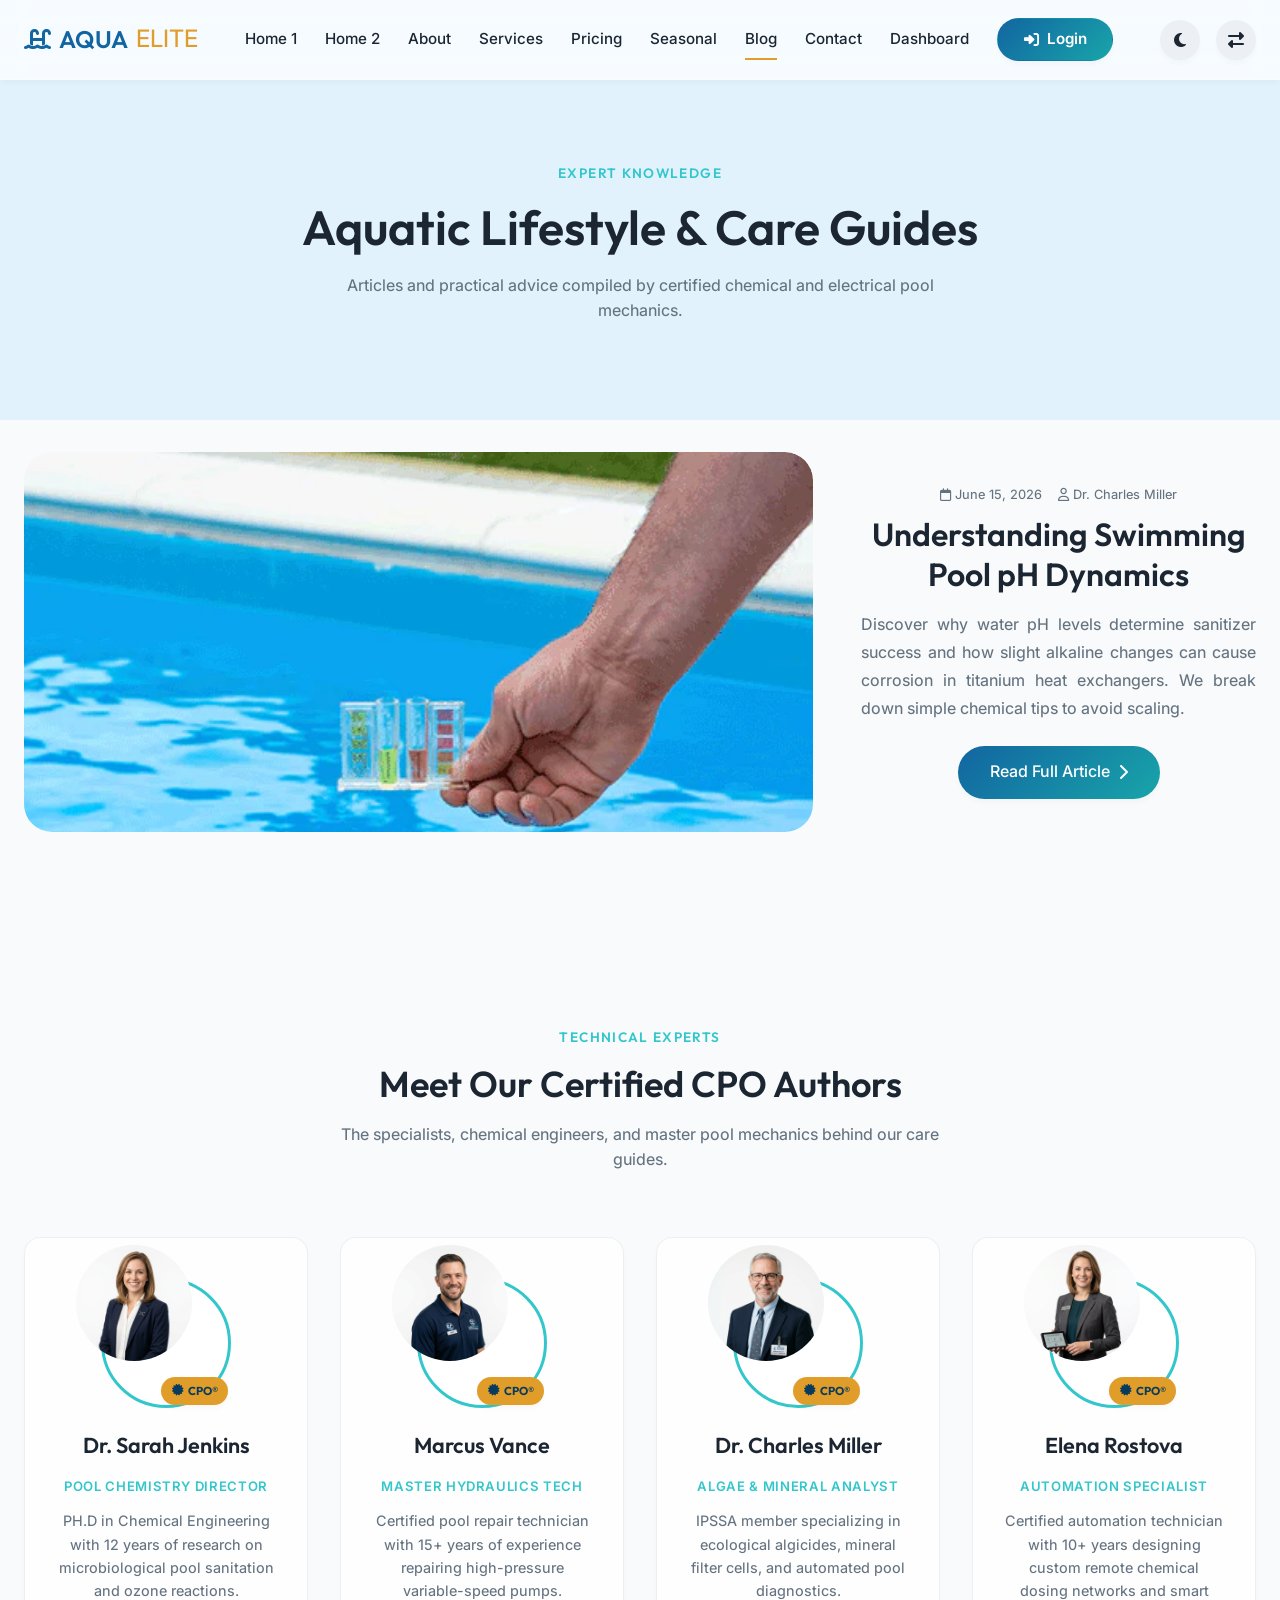
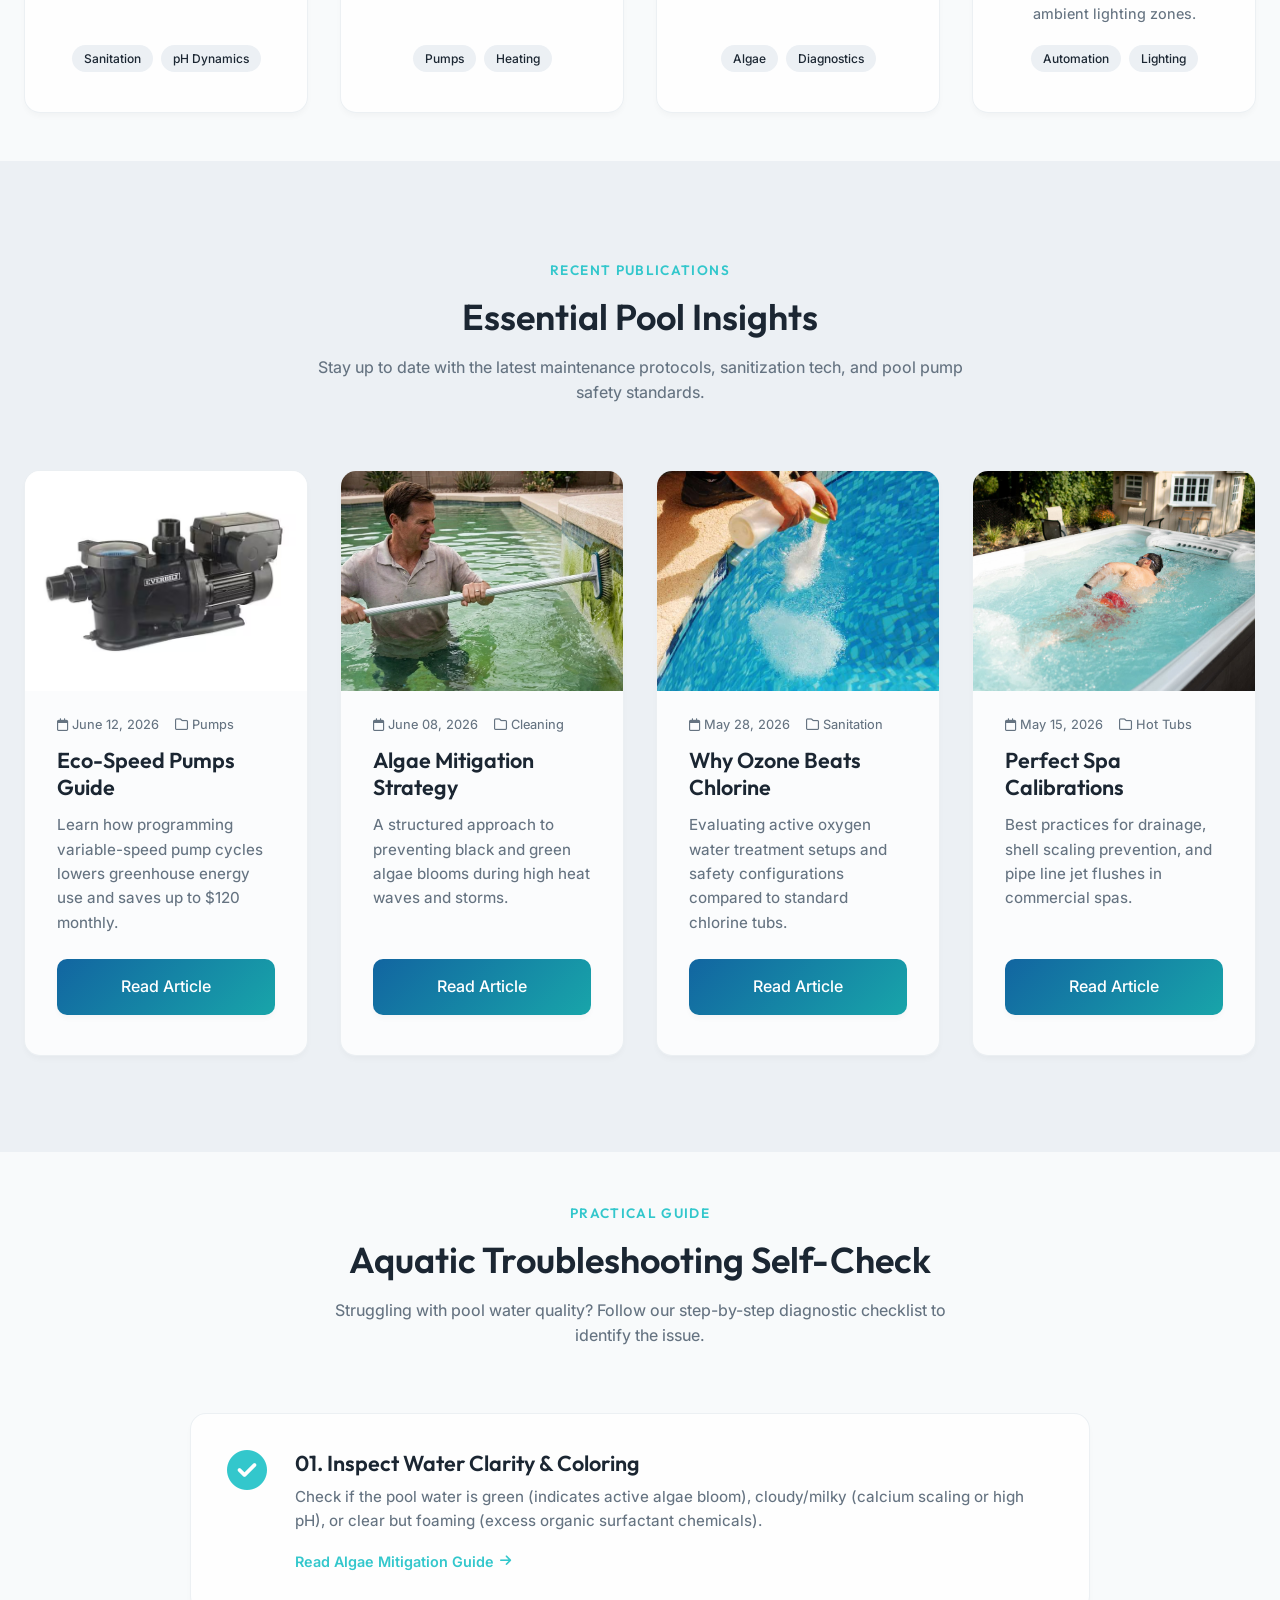
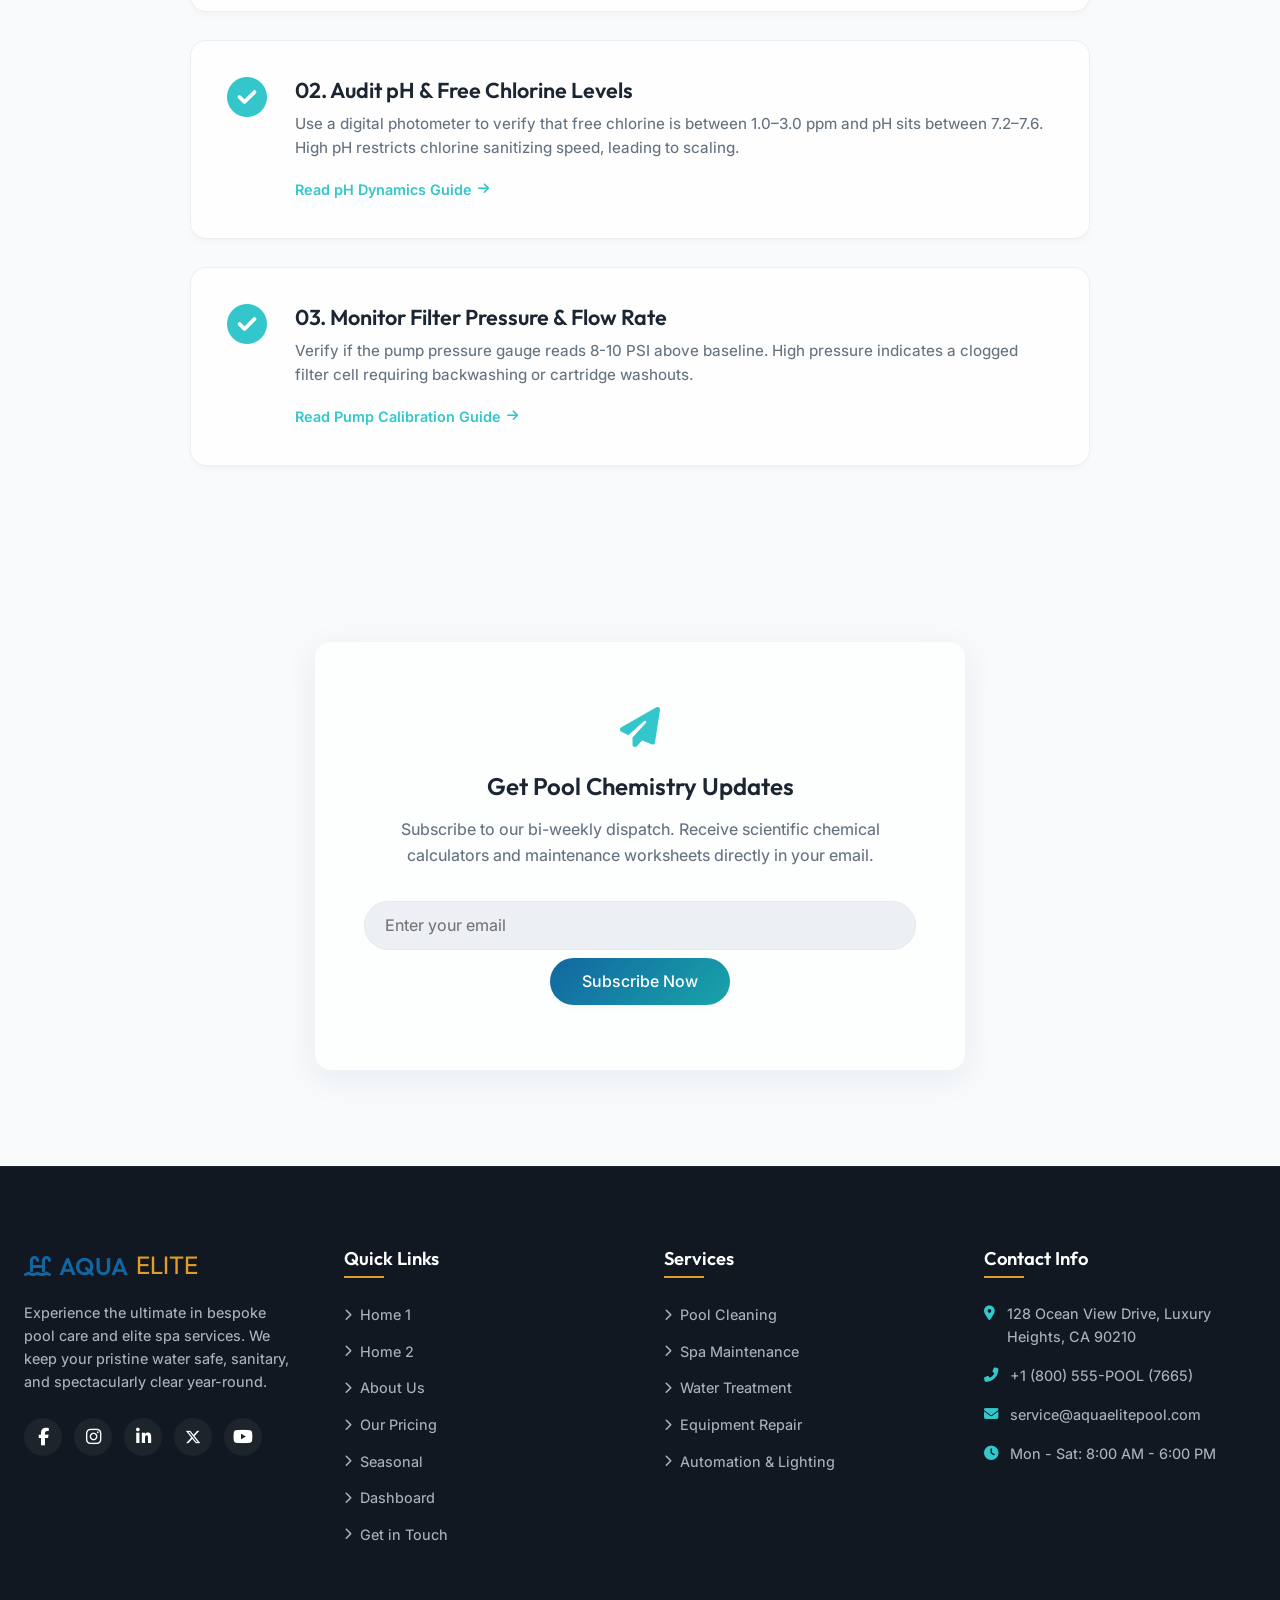
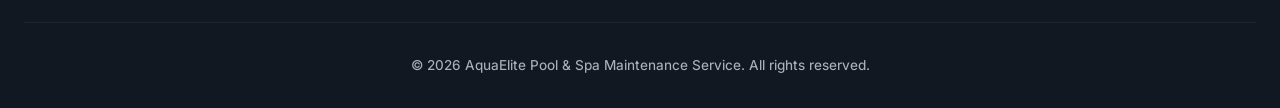
<file: blog.html>
<!DOCTYPE html>
<html lang="en" dir="ltr" data-theme="light">

<head>
  <meta charset="UTF-8">
  <meta name="viewport" content="width=device-width, initial-scale=1.0">
  <link rel="icon" type="image/svg+xml" href="assets/images/favicon.svg">
  <meta name="description"
    content="Pool Care Guides & Blog - AquaElite provides tips on water chemistry, automation, filter maintenance, and luxury spa care.">
  <title>Pool Care Blog - AquaElite Pool Care</title>

  <!-- CSS Stylesheets -->
  <link rel="stylesheet" href="https://cdnjs.cloudflare.com/ajax/libs/font-awesome/6.6.0/css/all.min.css">
  <link rel="stylesheet" href="assets/css/style.css">
</head>

<body>

  <!-- Sticky Header -->
  <header>
    <div class="container nav-container">
      <a href="index.html" class="logo">
        <i class="fas fa-swimming-pool"></i> AQUA<span>ELITE</span>
      </a>

      <nav class="nav-menu">
        <a href="index.html" class="nav-link">Home 1</a>
        <a href="home-2.html" class="nav-link">Home 2</a>
        <a href="about.html" class="nav-link">About</a>
        <a href="services.html" class="nav-link">Services</a>
        <a href="pricing.html" class="nav-link">Pricing</a>
        <a href="seasonal-packages.html" class="nav-link">Seasonal</a>
        <a href="blog.html" class="nav-link active">Blog</a>
        <a href="contact.html" class="nav-link">Contact</a>
        <a href="dashboard.html" class="nav-link">Dashboard</a>
        <a href="login.html" class="nav-link btn btn-secondary login-nav-btn"><i class="fas fa-sign-in-alt"></i>
          Login</a>

        <!-- Mobile/Tablet Toggle Buttons -->
        <div class="mobile-toggle-actions">
          <button class="toggle-btn theme-toggle" aria-label="Toggle Theme">
            <i class="fas fa-moon"></i>
          </button>
          <button class="toggle-btn rtl-toggle" aria-label="Toggle Layout Direction">
            <i class="fas fa-exchange-alt"></i>
          </button>
        </div>
      </nav>

      <div class="header-actions">
        <button class="toggle-btn theme-toggle" aria-label="Toggle Theme">
          <i class="fas fa-moon"></i>
        </button>
        <button class="toggle-btn rtl-toggle" aria-label="Toggle Layout Direction">
          <i class="fas fa-exchange-alt"></i>
        </button>
        <div class="hamburger">
          <span></span>
          <span></span>
          <span></span>
        </div>
      </div>
    </div>
  </header>

  <!-- Blog Hero -->
  <section class="section-padding"
    style="background-color: var(--hero-light-blue); padding-top: 10rem; padding-bottom: 6rem; transition: background-color var(--transition-normal);">
    <div class="container text-center">
      <span class="section-tag">Expert Knowledge</span>
      <h1 style="font-size: 3rem; margin-bottom: 1rem;">Aquatic Lifestyle & Care Guides</h1>
      <p style="max-width: 600px; margin: 0 auto;">Articles and practical advice compiled by certified chemical and
        electrical pool mechanics.</p>
    </div>
  </section>

  <!-- 1. Featured Articles -->
  <section class="section-padding" style="padding-top: 2rem;">
    <div class="container">
      <div class="split-layout" style="gap: 3rem; margin-bottom: 5rem;">
        <div class="split-image-container"
          style="max-height: 380px; overflow: hidden; border-radius: var(--border-radius-lg);">
          <img src="assets/images/Understanding Swimming Pool pH Dynamics.png"
            alt="Understanding Swimming Pool pH Dynamics" style="width: 100%; height: 100%; object-fit: cover;">
        </div>
        <div class="split-content">
          <div style="display: flex; gap: 1rem; font-size: 0.8rem; color: var(--text-muted); margin-bottom: 0.5rem;">
            <span><i class="far fa-calendar"></i> June 15, 2026</span>
            <span><i class="far fa-user"></i> Dr. Charles Miller</span>
          </div>
          <h2 style="font-size: 2rem; margin-bottom: 1rem;"><a
              href="blog-details.html?article=ph-dynamics">Understanding Swimming Pool pH Dynamics</a></h2>
          <p style="margin-bottom: 1.5rem;">Discover why water pH levels determine sanitizer success and how slight
            alkaline changes can cause corrosion in titanium heat exchangers. We break down simple chemical tips to
            avoid scaling.</p>
          <a href="blog-details.html?article=ph-dynamics" class="btn btn-primary">Read Full Article <i
              class="fas fa-chevron-right"></i></a>
        </div>
      </div>
    </div>
  </section>

  <!-- 2. Meet Our Certified CPO Authors -->
  <section class="section-padding" style="padding-top: 1rem; padding-bottom: 3rem;">
    <div class="container">
      <div class="section-header">
        <span class="section-tag">Technical Experts</span>
        <h2 class="section-title">Meet Our Certified CPO Authors</h2>
        <p>The specialists, chemical engineers, and master pool mechanics behind our care guides.</p>
      </div>
      <div class="grid-4">
        <!-- Author 1 -->
        <div class="premium-card author-card" style="text-align: center;">
          <div class="author-img-wrapper">
            <img src="assets/images/sarah_jenkins.png"
              alt="Dr. Sarah Jenkins">
            <span class="cpo-badge"><i class="fas fa-certificate"></i> CPO®</span>
          </div>
          <h3>Dr. Sarah Jenkins</h3>
          <span class="author-role">Pool Chemistry Director</span>
          <p style="font-size: 0.9rem; margin-top: 0.75rem; margin-bottom: 1.25rem;">PH.D in Chemical Engineering with
            12 years of research on microbiological pool sanitation and ozone reactions.</p>
          <div class="author-tags">
            <span class="auth-tag">Sanitation</span>
            <span class="auth-tag">pH Dynamics</span>
          </div>
        </div>
        <!-- Author 2 -->
        <div class="premium-card author-card" style="text-align: center;">
          <div class="author-img-wrapper">
            <img src="assets/images/marcus_vance.png"
              alt="Marcus Vance">
            <span class="cpo-badge"><i class="fas fa-certificate"></i> CPO®</span>
          </div>
          <h3>Marcus Vance</h3>
          <span class="author-role">Master Hydraulics Tech</span>
          <p style="font-size: 0.9rem; margin-top: 0.75rem; margin-bottom: 1.25rem;">Certified pool repair technician
            with 15+ years of experience repairing high-pressure variable-speed pumps.</p>
          <div class="author-tags">
            <span class="auth-tag">Pumps</span>
            <span class="auth-tag">Heating</span>
          </div>
        </div>
        <!-- Author 3 -->
        <div class="premium-card author-card" style="text-align: center;">
          <div class="author-img-wrapper">
            <img src="assets/images/charles_miller.png"
              alt="Dr. Charles Miller">
            <span class="cpo-badge"><i class="fas fa-certificate"></i> CPO®</span>
          </div>
          <h3>Dr. Charles Miller</h3>
          <span class="author-role">Algae & Mineral Analyst</span>
          <p style="font-size: 0.9rem; margin-top: 0.75rem; margin-bottom: 1.25rem;">IPSSA member specializing in
            ecological algicides, mineral filter cells, and automated pool diagnostics.</p>
          <div class="author-tags">
            <span class="auth-tag">Algae</span>
            <span class="auth-tag">Diagnostics</span>
          </div>
        </div>
        <!-- Author 4 -->
        <div class="premium-card author-card" style="text-align: center;">
          <div class="author-img-wrapper">
            <img src="assets/images/elena_rostova.png"
              alt="Elena Rostova">
            <span class="cpo-badge"><i class="fas fa-certificate"></i> CPO®</span>
          </div>
          <h3>Elena Rostova</h3>
          <span class="author-role">Automation Specialist</span>
          <p style="font-size: 0.9rem; margin-top: 0.75rem; margin-bottom: 1.25rem;">Certified automation technician
            with 10+ years designing custom remote chemical dosing networks and smart ambient lighting zones.</p>
          <div class="author-tags">
            <span class="auth-tag">Automation</span>
            <span class="auth-tag">Lighting</span>
          </div>
        </div>
      </div>
    </div>
  </section>

  <!-- 3. Pool Care Guides & Maintenance Insights (4 Cards Grid) -->
  <section class="section-padding"
    style="background: var(--bg-secondary); transition: background var(--transition-normal);">
    <div class="container">
      <div class="section-header">
        <span class="section-tag">Recent Publications</span>
        <h2 class="section-title">Essential Pool Insights</h2>
        <p>Stay up to date with the latest maintenance protocols, sanitization tech, and pool pump safety standards.</p>
      </div>

      <div class="grid-4">
        <!-- Card 1 -->
        <div class="premium-card blog-card">
          <img src="assets/images/Eco-Speed Pumps Guide.png" alt="Eco-Speed Pumps Guide">
          <div class="blog-meta">
            <span><i class="far fa-calendar"></i> June 12, 2026</span>
            <span><i class="far fa-folder"></i> Pumps</span>
          </div>
          <h3>Eco-Speed Pumps Guide</h3>
          <p>Learn how programming variable-speed pump cycles lowers greenhouse energy use and saves up to $120 monthly.
          </p>
          <a href="blog-details.html?article=pumps" class="btn btn-secondary card-action-btn" style="width: 100%;">Read
            Article</a>
        </div>

        <!-- Card 2 -->
        <div class="premium-card blog-card">
          <img src="assets/images/Algae Mitigation Strategy.png" alt="Algae Mitigation Strategy">
          <div class="blog-meta">
            <span><i class="far fa-calendar"></i> June 08, 2026</span>
            <span><i class="far fa-folder"></i> Cleaning</span>
          </div>
          <h3>Algae Mitigation Strategy</h3>
          <p>A structured approach to preventing black and green algae blooms during high heat waves and storms.</p>
          <a href="blog-details.html?article=algae" class="btn btn-secondary card-action-btn" style="width: 100%;">Read
            Article</a>
        </div>

        <!-- Card 3 -->
        <div class="premium-card blog-card">
          <img src="assets/images/Why Ozone Beats Chlorine.png" alt="Why Ozone Beats Chlorine">
          <div class="blog-meta">
            <span><i class="far fa-calendar"></i> May 28, 2026</span>
            <span><i class="far fa-folder"></i> Sanitation</span>
          </div>
          <h3>Why Ozone Beats Chlorine</h3>
          <p>Evaluating active oxygen water treatment setups and safety configurations compared to standard chlorine
            tubs.</p>
          <a href="blog-details.html?article=ozone" class="btn btn-secondary card-action-btn" style="width: 100%;">Read
            Article</a>
        </div>

        <!-- Card 4 -->
        <div class="premium-card blog-card">
          <img src="assets/images/Perfect Spa Calibrations.png" alt="Perfect Spa Calibrations">
          <div class="blog-meta">
            <span><i class="far fa-calendar"></i> May 15, 2026</span>
            <span><i class="far fa-folder"></i> Hot Tubs</span>
          </div>
          <h3>Perfect Spa Calibrations</h3>
          <p>Best practices for drainage, shell scaling prevention, and pipe line jet flushes in commercial spas.</p>
          <a href="blog-details.html?article=spa" class="btn btn-secondary card-action-btn" style="width: 100%;">Read
            Article</a>
        </div>
      </div>
    </div>
  </section>

  <!-- 4. Aquatic Troubleshooting Self-Check -->
  <section class="section-padding" style="padding-top: 3rem; padding-bottom: 5rem;">
    <div class="container">
      <div class="section-header">
        <span class="section-tag">Practical Guide</span>
        <h2 class="section-title">Aquatic Troubleshooting Self-Check</h2>
        <p>Struggling with pool water quality? Follow our step-by-step diagnostic checklist to identify the issue.</p>
      </div>
      <div class="checklist-container"
        style="max-width: 900px; margin: 0 auto; display: flex; flex-direction: column; gap: 1.75rem;">
        <!-- Step 1 -->
        <div class="checklist-item">
          <div class="check-icon"><i class="fas fa-check-circle"></i></div>
          <div class="check-content">
            <h3>01. Inspect Water Clarity & Coloring</h3>
            <p>Check if the pool water is green (indicates active algae bloom), cloudy/milky (calcium scaling or high
              pH), or clear but foaming (excess organic surfactant chemicals).</p>
            <a href="blog-details.html?article=algae" class="check-link">Read Algae Mitigation Guide <i
                class="fas fa-arrow-right"></i></a>
          </div>
        </div>
        <!-- Step 2 -->
        <div class="checklist-item">
          <div class="check-icon"><i class="fas fa-check-circle"></i></div>
          <div class="check-content">
            <h3>02. Audit pH & Free Chlorine Levels</h3>
            <p>Use a digital photometer to verify that free chlorine is between 1.0–3.0 ppm and pH sits between 7.2–7.6.
              High pH restricts chlorine sanitizing speed, leading to scaling.</p>
            <a href="blog-details.html?article=ph-dynamics" class="check-link">Read pH Dynamics Guide <i
                class="fas fa-arrow-right"></i></a>
          </div>
        </div>
        <!-- Step 3 -->
        <div class="checklist-item">
          <div class="check-icon"><i class="fas fa-check-circle"></i></div>
          <div class="check-content">
            <h3>03. Monitor Filter Pressure & Flow Rate</h3>
            <p>Verify if the pump pressure gauge reads 8-10 PSI above baseline. High pressure indicates a clogged filter
              cell requiring backwashing or cartridge washouts.</p>
            <a href="blog-details.html?article=pumps" class="check-link">Read Pump Calibration Guide <i
                class="fas fa-arrow-right"></i></a>
          </div>
        </div>
      </div>
    </div>
  </section>

  <!-- 5. Newsletter Subscription -->
  <section class="section-padding">
    <div class="container text-center">
      <div class="glass-panel" style="max-width: 650px; margin: 0 auto; padding: 4rem 3rem;">
        <i class="fas fa-paper-plane"
          style="font-size: 2.5rem; color: var(--secondary-light); margin-bottom: 1.5rem;"></i>
        <h2>Get Pool Chemistry Updates</h2>
        <p style="margin: 1rem 0 2rem;">Subscribe to our bi-weekly dispatch. Receive scientific chemical calculators and
          maintenance worksheets directly in your email.</p>

        <form class="validated-form" style="display: flex; gap: 0.5rem; flex-wrap: wrap; justify-content: center;">
          <input type="email" class="form-control" placeholder="Enter your email" required
            style="flex-grow: 1; border-radius: 30px;">
          <button type="submit" class="btn btn-primary">Subscribe Now</button>
          <span class="error-msg" style="width: 100%; text-align: center;">Enter a valid email address.</span>
        </form>
      </div>
    </div>
  </section>

  <!-- Footer (SAME ACROSS ALL PAGES) -->
  <footer>
    <div class="container">
      <div class="footer-grid">
        <div class="footer-brand">
          <a href="index.html" class="logo">
            <i class="fas fa-swimming-pool"></i> AQUA<span>ELITE</span>
          </a>
          <p>Experience the ultimate in bespoke pool care and elite spa services. We keep your pristine water safe,
            sanitary, and spectacularly clear year-round.</p>
          <div class="social-links">
            <a href="#" class="social-icon" aria-label="Facebook"><i class="fab fa-facebook-f"></i></a>
            <a href="#" class="social-icon" aria-label="Instagram"><i class="fab fa-instagram"></i></a>
            <a href="#" class="social-icon" aria-label="LinkedIn"><i class="fab fa-linkedin-in"></i></a>
            <a href="#" class="social-icon" aria-label="X"><i class="fab fa-x-twitter"></i></a>
            <a href="#" class="social-icon" aria-label="YouTube"><i class="fab fa-youtube"></i></a>
          </div>
        </div>

        <div class="footer-links">
          <h4>Quick Links</h4>
          <ul>
            <li><a href="index.html"><i class="fas fa-chevron-right"></i> Home 1</a></li>
            <li><a href="home-2.html"><i class="fas fa-chevron-right"></i> Home 2</a></li>
            <li><a href="about.html"><i class="fas fa-chevron-right"></i> About Us</a></li>
            <li><a href="pricing.html"><i class="fas fa-chevron-right"></i> Our Pricing</a></li>
            <li><a href="seasonal-packages.html"><i class="fas fa-chevron-right"></i> Seasonal</a></li>
            <li><a href="dashboard.html"><i class="fas fa-chevron-right"></i> Dashboard</a></li>
            <li><a href="contact.html"><i class="fas fa-chevron-right"></i> Get in Touch</a></li>
          </ul>
        </div>

        <div class="footer-links">
          <h4>Services</h4>
          <ul>
            <li><a href="services-details.html"><i class="fas fa-chevron-right"></i> Pool Cleaning</a></li>
            <li><a href="services-details.html"><i class="fas fa-chevron-right"></i> Spa Maintenance</a></li>
            <li><a href="services-details.html"><i class="fas fa-chevron-right"></i> Water Treatment</a></li>
            <li><a href="services-details.html"><i class="fas fa-chevron-right"></i> Equipment Repair</a></li>
            <li><a href="services-details.html"><i class="fas fa-chevron-right"></i> Automation & Lighting</a></li>
          </ul>
        </div>

        <div class="footer-contact">
          <h4>Contact Info</h4>
          <ul class="contact-info-list">
            <li>
              <i class="fas fa-map-marker-alt"></i>
              <span>128 Ocean View Drive, Luxury Heights, CA 90210</span>
            </li>
            <li>
              <i class="fas fa-phone-alt"></i>
              <span>+1 (800) 555-POOL (7665)</span>
            </li>
            <li>
              <i class="fas fa-envelope"></i>
              <span>service@aquaelitepool.com</span>
            </li>
            <li>
              <i class="fas fa-clock"></i>
              <span>Mon - Sat: 8:00 AM - 6:00 PM</span>
            </li>
          </ul>
        </div>
      </div>

      <div class="footer-bottom">
        <p>&copy; 2026 AquaElite Pool & Spa Maintenance Service. All rights reserved.</p>
      </div>
    </div>
  </footer>

  <!-- Scroll to Top -->
  <button id="scrollTopBtn" aria-label="Scroll to top"><i class="fas fa-chevron-up"></i></button>

  <!-- JavaScript Bundle -->
  <script src="assets/js/main.js"></script>
</body>

</html>
</file>
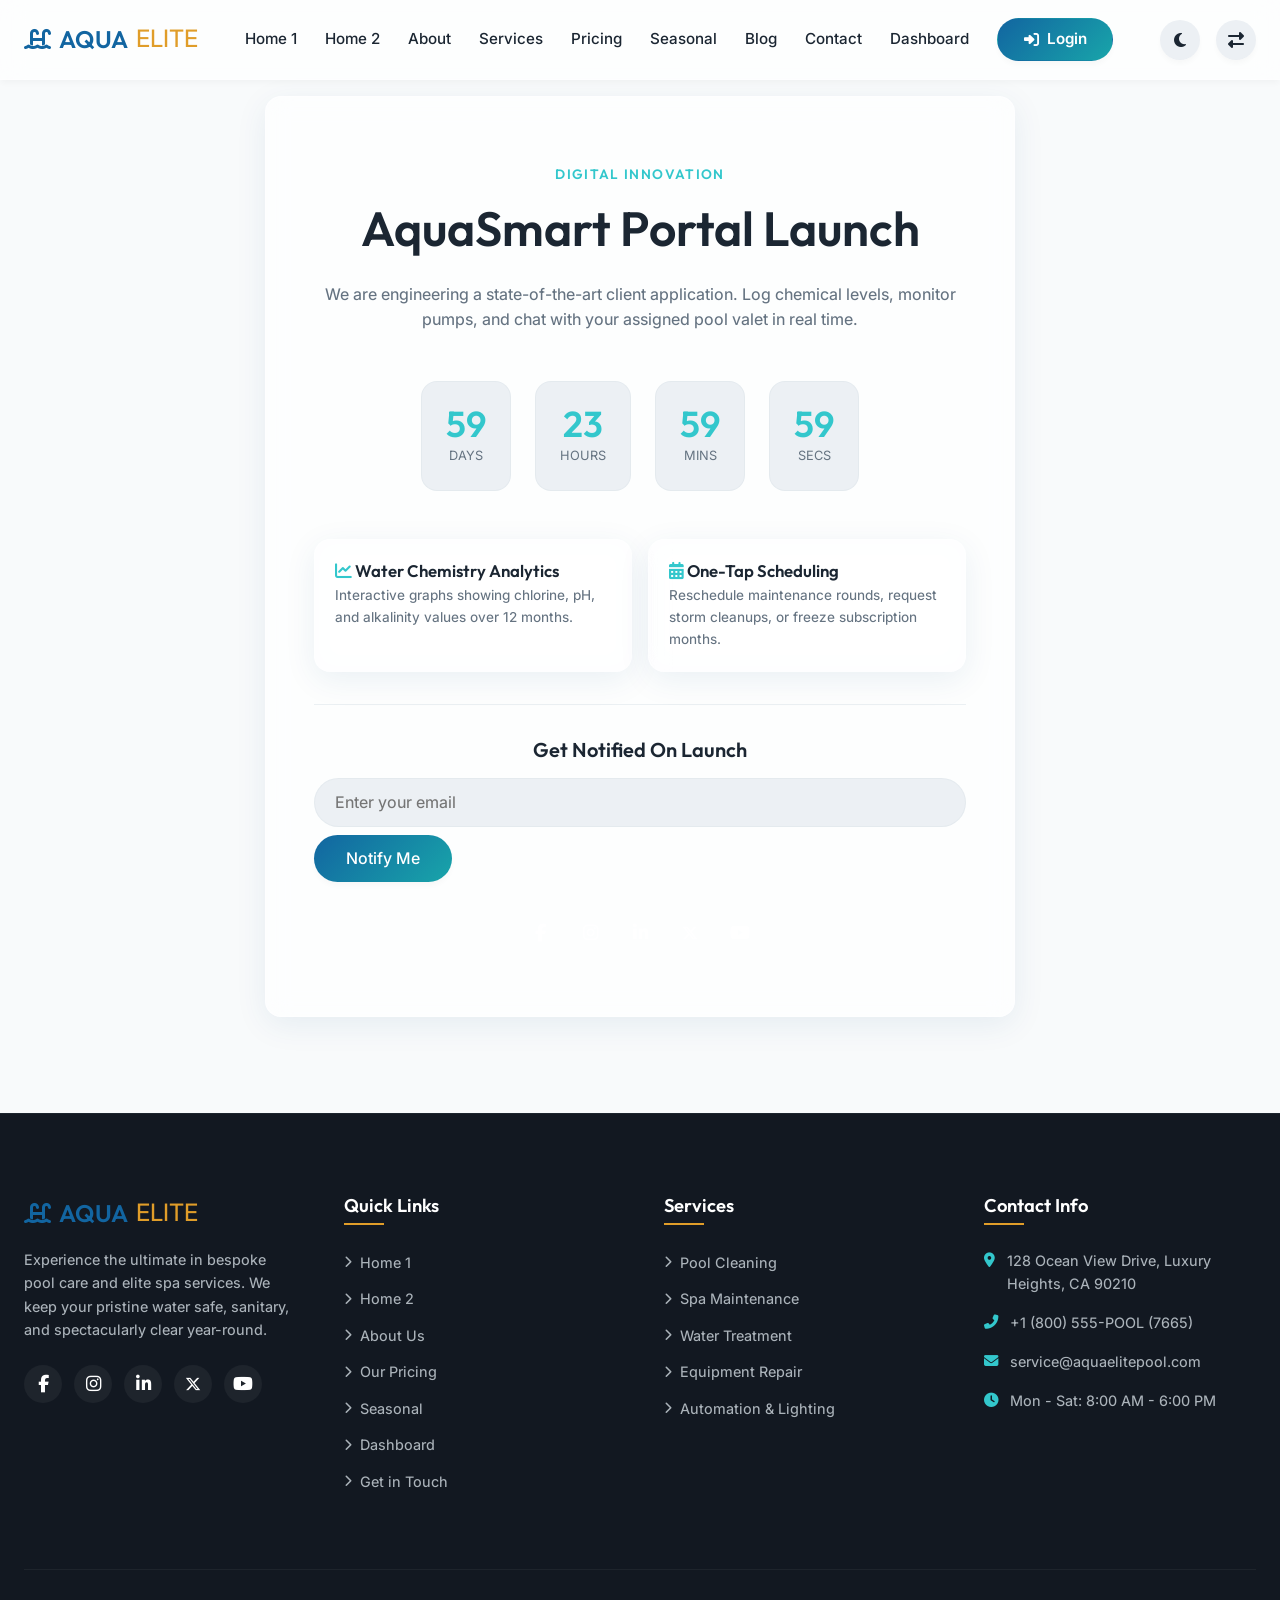
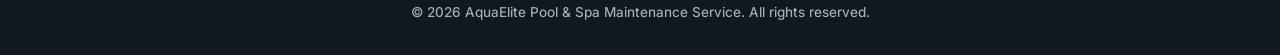
<file: coming-soon.html>
<!DOCTYPE html>
<html lang="en" dir="ltr" data-theme="light">
<head>
  <meta charset="UTF-8">
  <meta name="viewport" content="width=device-width, initial-scale=1.0">
  <link rel="icon" type="image/svg+xml" href="assets/images/favicon.svg">
  <meta name="description" content="AquaElite Customer Portal launching soon. Subscribe for updates and countdown metrics.">
  <title>Coming Soon - AquaElite Client Portal</title>
  
  <!-- CSS Stylesheets -->
  <link rel="stylesheet" href="https://cdnjs.cloudflare.com/ajax/libs/font-awesome/6.6.0/css/all.min.css">
  <link rel="stylesheet" href="assets/css/style.css">
</head>
<body>

  <!-- Sticky Header -->
  <header>
    <div class="container nav-container">
      <a href="index.html" class="logo">
        <i class="fas fa-swimming-pool"></i> AQUA<span>ELITE</span>
      </a>
      
      <nav class="nav-menu">
        <a href="index.html" class="nav-link">Home 1</a>
        <a href="home-2.html" class="nav-link">Home 2</a>
        <a href="about.html" class="nav-link">About</a>
        <a href="services.html" class="nav-link">Services</a>
        <a href="pricing.html" class="nav-link">Pricing</a>
        <a href="seasonal-packages.html" class="nav-link">Seasonal</a>
        <a href="blog.html" class="nav-link">Blog</a>
        <a href="contact.html" class="nav-link">Contact</a>
        <a href="dashboard.html" class="nav-link">Dashboard</a>
        <a href="login.html" class="nav-link btn btn-secondary login-nav-btn"><i class="fas fa-sign-in-alt"></i> Login</a>
        
        <!-- Mobile/Tablet Toggle Buttons -->
        <div class="mobile-toggle-actions">
          <button class="toggle-btn theme-toggle" aria-label="Toggle Theme">
            <i class="fas fa-moon"></i>
          </button>
          <button class="toggle-btn rtl-toggle" aria-label="Toggle Layout Direction">
            <i class="fas fa-exchange-alt"></i>
          </button>
        </div>
      </nav>
      
      <div class="header-actions">
        <button class="toggle-btn theme-toggle" aria-label="Toggle Theme">
          <i class="fas fa-moon"></i>
        </button>
        <button class="toggle-btn rtl-toggle" aria-label="Toggle Layout Direction">
          <i class="fas fa-exchange-alt"></i>
        </button>
        <div class="hamburger">
          <span></span>
          <span></span>
          <span></span>
        </div>
      </div>
    </div>
  </header>

  <!-- Coming Soon Layout -->
  <section class="coming-soon-layout">
    <div class="glass-panel cs-card">
      
      <!-- 1. Launch Hero -->
      <span class="section-tag">Digital Innovation</span>
      <h1>AquaSmart Portal Launch</h1>
      <p>We are engineering a state-of-the-art client application. Log chemical levels, monitor pumps, and chat with your assigned pool valet in real time.</p>
      
      <!-- 2. Countdown Timer -->
      <div class="countdown-wrapper">
        <div class="countdown-box">
          <div class="countdown-val" id="daysVal">00</div>
          <div class="countdown-lbl">Days</div>
        </div>
        <div class="countdown-box">
          <div class="countdown-val" id="hoursVal">00</div>
          <div class="countdown-lbl">Hours</div>
        </div>
        <div class="countdown-box">
          <div class="countdown-val" id="minutesVal">00</div>
          <div class="countdown-lbl">Mins</div>
        </div>
        <div class="countdown-box">
          <div class="countdown-val" id="secondsVal">00</div>
          <div class="countdown-lbl">Secs</div>
        </div>
      </div>
      
      <!-- 3. Service Preview Grid -->
      <div class="cs-preview-cards">
        <div class="glass-panel cs-preview-card">
          <h4 style="font-size: 1.05rem; margin-bottom: 0.25rem;"><i class="fas fa-chart-line" style="color: var(--secondary-light);"></i> Water Chemistry Analytics</h4>
          <p style="font-size: 0.85rem; margin: 0;">Interactive graphs showing chlorine, pH, and alkalinity values over 12 months.</p>
        </div>
        <div class="glass-panel cs-preview-card">
          <h4 style="font-size: 1.05rem; margin-bottom: 0.25rem;"><i class="fas fa-calendar-alt" style="color: var(--secondary-light);"></i> One-Tap Scheduling</h4>
          <p style="font-size: 0.85rem; margin: 0;">Reschedule maintenance rounds, request storm cleanups, or freeze subscription months.</p>
        </div>
      </div>
      
      <!-- 4. Email Subscription Form -->
      <div style="border-top: 1px solid var(--border-color); padding-top: 2rem; margin-top: 2rem;">
        <h3 style="font-size: 1.25rem; margin-bottom: 0.5rem;">Get Notified On Launch</h3>
        <form class="validated-form" style="display: flex; gap: 0.5rem; flex-wrap: wrap; margin-top: 1rem;">
          <input type="email" class="form-control" placeholder="Enter your email" required style="flex-grow: 1; border-radius: 30px;">
          <button type="submit" class="btn btn-primary">Notify Me</button>
          <span class="error-msg" style="width: 100%; text-align: center;">Enter a valid email address.</span>
        </form>
      </div>
      
      <!-- 5. Social Media Connect -->
      <div class="cs-socials">
        <div class="social-links">
          <a href="#" class="social-icon" aria-label="Facebook"><i class="fab fa-facebook-f"></i></a>
          <a href="#" class="social-icon" aria-label="Instagram"><i class="fab fa-instagram"></i></a>
          <a href="#" class="social-icon" aria-label="LinkedIn"><i class="fab fa-linkedin-in"></i></a>
          <a href="#" class="social-icon" aria-label="X"><i class="fab fa-x-twitter"></i></a>
          <a href="#" class="social-icon" aria-label="YouTube"><i class="fab fa-youtube"></i></a>
        </div>
      </div>
      
    </div>
  </section>

  <!-- Footer (SAME ACROSS ALL PAGES) -->
  <footer>
    <div class="container">
      <div class="footer-grid">
        <div class="footer-brand">
          <a href="index.html" class="logo">
            <i class="fas fa-swimming-pool"></i> AQUA<span>ELITE</span>
          </a>
          <p>Experience the ultimate in bespoke pool care and elite spa services. We keep your pristine water safe, sanitary, and spectacularly clear year-round.</p>
          <div class="social-links">
            <a href="#" class="social-icon" aria-label="Facebook"><i class="fab fa-facebook-f"></i></a>
            <a href="#" class="social-icon" aria-label="Instagram"><i class="fab fa-instagram"></i></a>
            <a href="#" class="social-icon" aria-label="LinkedIn"><i class="fab fa-linkedin-in"></i></a>
            <a href="#" class="social-icon" aria-label="X"><i class="fab fa-x-twitter"></i></a>
            <a href="#" class="social-icon" aria-label="YouTube"><i class="fab fa-youtube"></i></a>
          </div>
        </div>
        
        <div class="footer-links">
          <h4>Quick Links</h4>
          <ul>
            <li><a href="index.html"><i class="fas fa-chevron-right"></i> Home 1</a></li>
            <li><a href="home-2.html"><i class="fas fa-chevron-right"></i> Home 2</a></li>
            <li><a href="about.html"><i class="fas fa-chevron-right"></i> About Us</a></li>
            <li><a href="pricing.html"><i class="fas fa-chevron-right"></i> Our Pricing</a></li>
            <li><a href="seasonal-packages.html"><i class="fas fa-chevron-right"></i> Seasonal</a></li>
            <li><a href="dashboard.html"><i class="fas fa-chevron-right"></i> Dashboard</a></li>
            <li><a href="contact.html"><i class="fas fa-chevron-right"></i> Get in Touch</a></li>
          </ul>
        </div>
        
        <div class="footer-links">
          <h4>Services</h4>
          <ul>
            <li><a href="services-details.html"><i class="fas fa-chevron-right"></i> Pool Cleaning</a></li>
            <li><a href="services-details.html"><i class="fas fa-chevron-right"></i> Spa Maintenance</a></li>
            <li><a href="services-details.html"><i class="fas fa-chevron-right"></i> Water Treatment</a></li>
            <li><a href="services-details.html"><i class="fas fa-chevron-right"></i> Equipment Repair</a></li>
            <li><a href="services-details.html"><i class="fas fa-chevron-right"></i> Automation & Lighting</a></li>
          </ul>
        </div>
        
        <div class="footer-contact">
          <h4>Contact Info</h4>
          <ul class="contact-info-list">
            <li>
              <i class="fas fa-map-marker-alt"></i>
              <span>128 Ocean View Drive, Luxury Heights, CA 90210</span>
            </li>
            <li>
              <i class="fas fa-phone-alt"></i>
              <span>+1 (800) 555-POOL (7665)</span>
            </li>
            <li>
              <i class="fas fa-envelope"></i>
              <span>service@aquaelitepool.com</span>
            </li>
            <li>
              <i class="fas fa-clock"></i>
              <span>Mon - Sat: 8:00 AM - 6:00 PM</span>
            </li>
          </ul>
        </div>
      </div>
      
      <div class="footer-bottom">
        <p>&copy; 2026 AquaElite Pool & Spa Maintenance Service. All rights reserved.</p>
      </div>
    </div>
  </footer>

  <!-- Scroll to Top -->
  <button id="scrollTopBtn" aria-label="Scroll to top"><i class="fas fa-chevron-up"></i></button>

  <!-- JavaScript Bundle -->
  <script src="assets/js/main.js"></script>
</body>
</html>
</file>
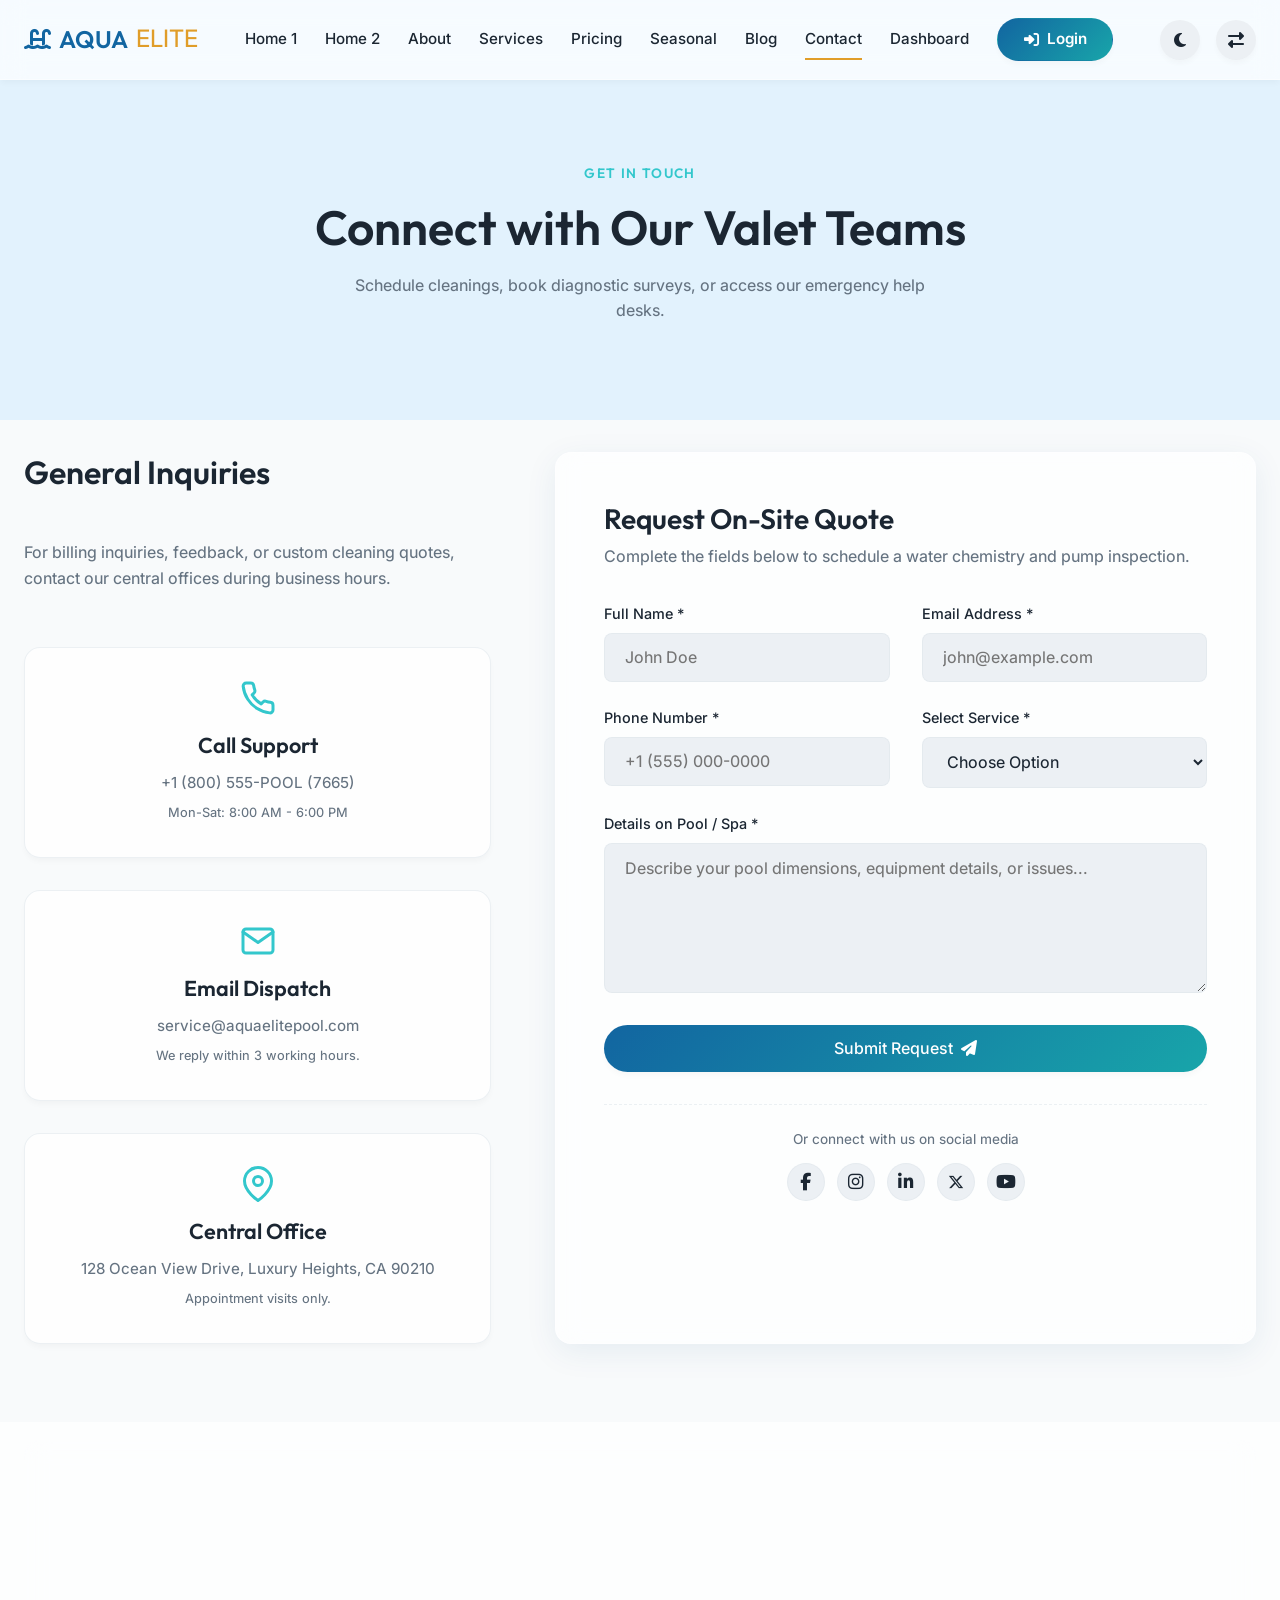
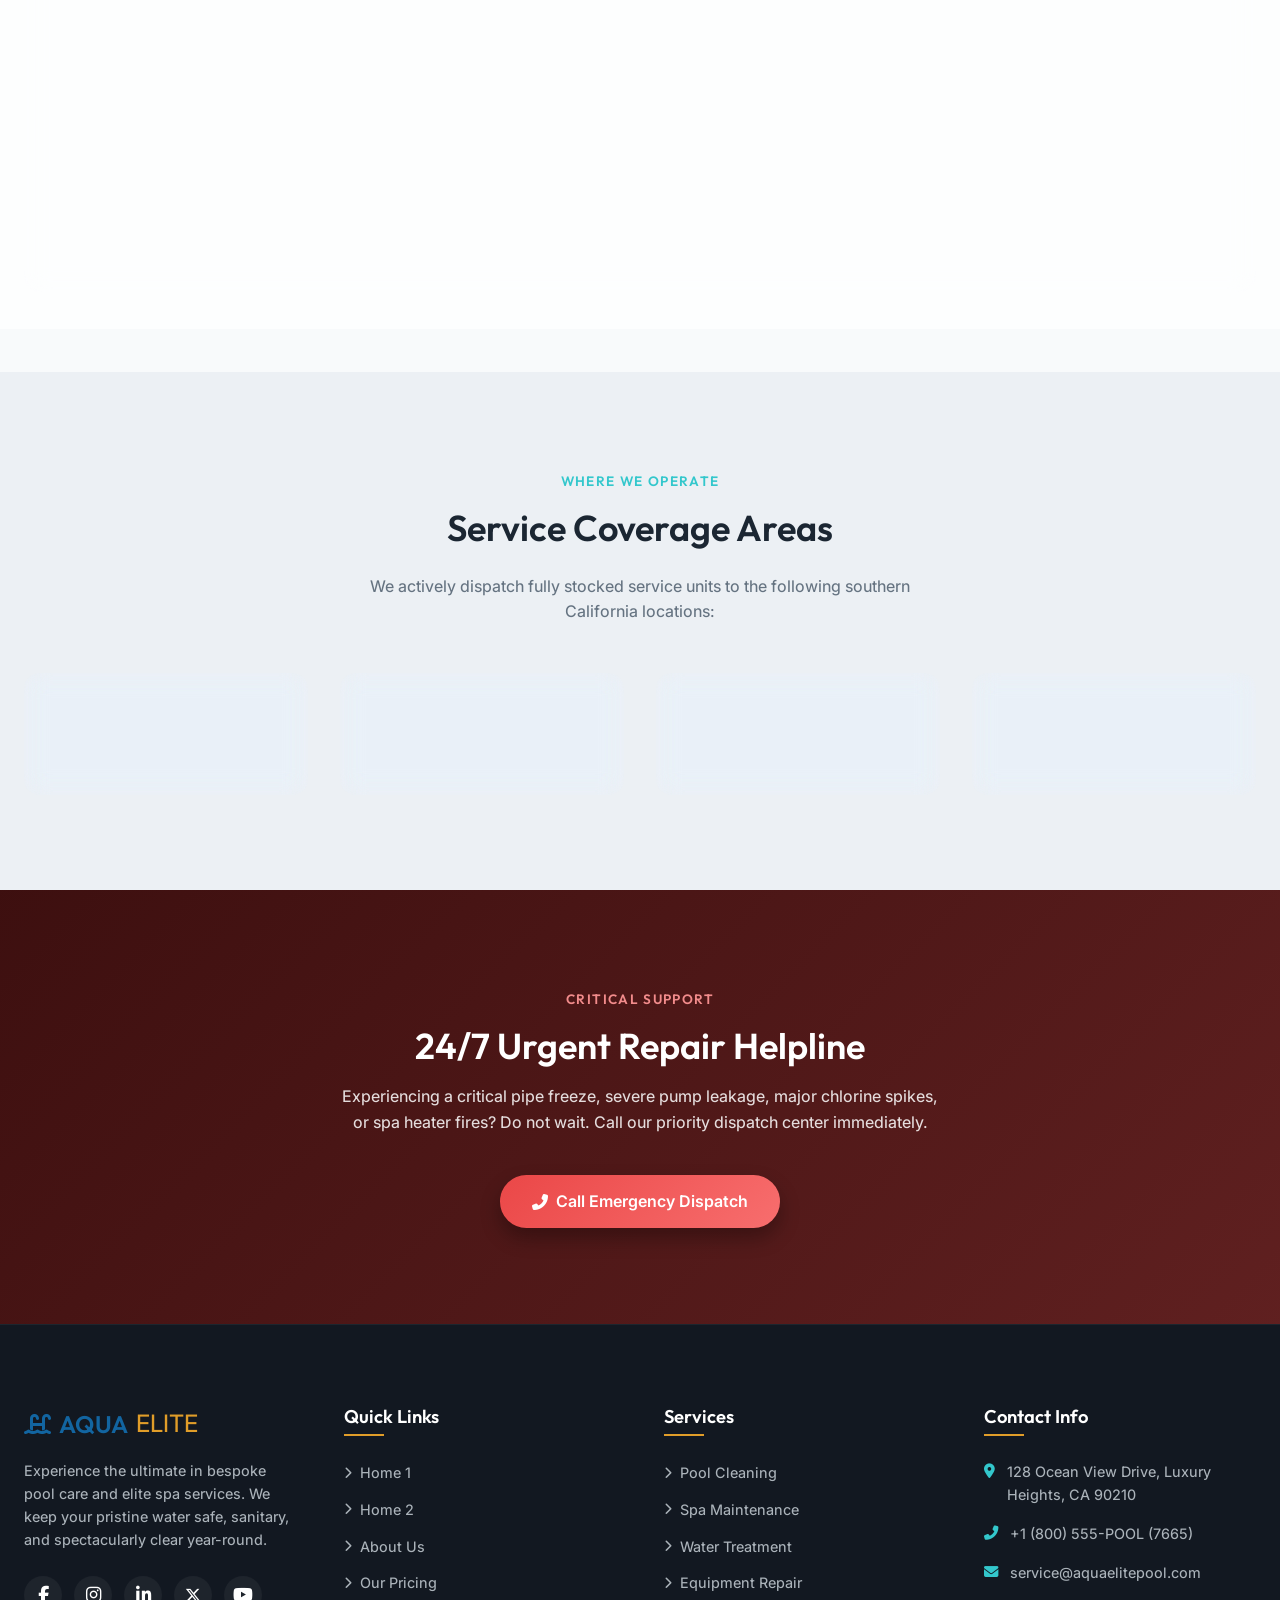
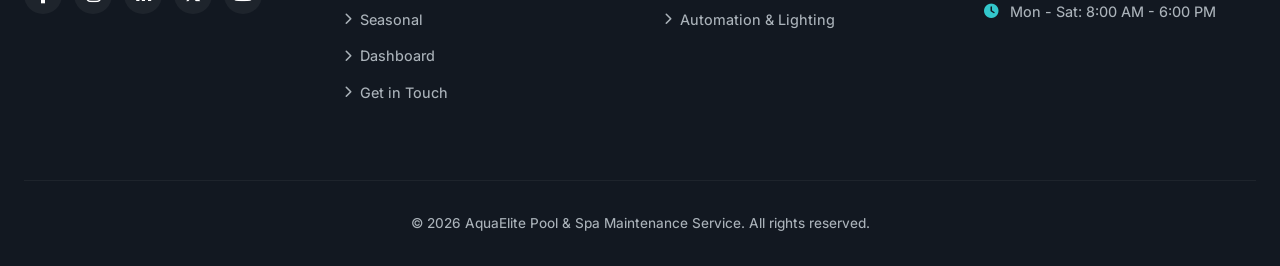
<file: contact.html>
<!DOCTYPE html>
<html lang="en" dir="ltr" data-theme="light">
<head>
  <meta charset="UTF-8">
  <meta name="viewport" content="width=device-width, initial-scale=1.0">
  <link rel="icon" type="image/svg+xml" href="assets/images/favicon.svg">
  <meta name="description" content="Contact AquaElite - Reach our pool cleaning, chemical calibration, and pump repair experts. 24/7 emergency repair line available.">
  <title>Contact Us - AquaElite Pool Care</title>
  
  <!-- CSS Stylesheets -->
  <link rel="stylesheet" href="https://cdnjs.cloudflare.com/ajax/libs/font-awesome/6.6.0/css/all.min.css">
  <link rel="stylesheet" href="assets/css/style.css">
  <style>
    .contact-social-icon {
      background: var(--bg-secondary) !important;
      color: var(--text-color) !important;
      border: 1px solid var(--border-color);
    }
    .contact-social-icon:hover {
      background: var(--accent-color) !important;
      color: var(--primary-color) !important;
    }
  </style>
</head>
<body>

  <!-- Sticky Header -->
  <header>
    <div class="container nav-container">
      <a href="index.html" class="logo">
        <i class="fas fa-swimming-pool"></i> AQUA<span>ELITE</span>
      </a>
      
      <nav class="nav-menu">
        <a href="index.html" class="nav-link">Home 1</a>
        <a href="home-2.html" class="nav-link">Home 2</a>
        <a href="about.html" class="nav-link">About</a>
        <a href="services.html" class="nav-link">Services</a>
        <a href="pricing.html" class="nav-link">Pricing</a>
        <a href="seasonal-packages.html" class="nav-link">Seasonal</a>
        <a href="blog.html" class="nav-link">Blog</a>
        <a href="contact.html" class="nav-link active">Contact</a>
        <a href="dashboard.html" class="nav-link">Dashboard</a>
        <a href="login.html" class="nav-link btn btn-secondary login-nav-btn"><i class="fas fa-sign-in-alt"></i> Login</a>
        
        <!-- Mobile/Tablet Toggle Buttons -->
        <div class="mobile-toggle-actions">
          <button class="toggle-btn theme-toggle" aria-label="Toggle Theme">
            <i class="fas fa-moon"></i>
          </button>
          <button class="toggle-btn rtl-toggle" aria-label="Toggle Layout Direction">
            <i class="fas fa-exchange-alt"></i>
          </button>
        </div>
      </nav>
      
      <div class="header-actions">
        <button class="toggle-btn theme-toggle" aria-label="Toggle Theme">
          <i class="fas fa-moon"></i>
        </button>
        <button class="toggle-btn rtl-toggle" aria-label="Toggle Layout Direction">
          <i class="fas fa-exchange-alt"></i>
        </button>
        <div class="hamburger">
          <span></span>
          <span></span>
          <span></span>
        </div>
      </div>
    </div>
  </header>

  <!-- Contact Hero -->
  <section class="section-padding" style="background-color: var(--hero-light-blue); padding-top: 10rem; padding-bottom: 6rem; transition: background-color var(--transition-normal);">
    <div class="container text-center">
      <span class="section-tag">Get in Touch</span>
      <h1 style="font-size: 3rem; margin-bottom: 1rem;">Connect with Our Valet Teams</h1>
      <p style="max-width: 600px; margin: 0 auto;">Schedule cleanings, book diagnostic surveys, or access our emergency help desks.</p>
    </div>
  </section>

  <!-- Contact layout & Form -->
  <section class="section-padding" style="padding-top: 2rem;">
    <div class="container">
      <div class="contact-layout">
        
        <!-- 1. Contact Information Cards -->
        <div style="display: flex; flex-direction: column; gap: 2rem;">
          <h2 style="font-size: 2rem; margin-bottom: 1rem;">General Inquiries</h2>
          <p style="margin-bottom: 1.5rem;">For billing inquiries, feedback, or custom cleaning quotes, contact our central offices during business hours.</p>
          
          <div class="premium-card contact-card">
            <svg class="contact-svg-icon" viewBox="0 0 24 24" width="36" height="36" fill="none" stroke="currentColor" stroke-width="2" stroke-linecap="round" stroke-linejoin="round">
              <path d="M22 16.92v3a2 2 0 0 1-2.18 2 19.79 19.79 0 0 1-8.63-3.07 19.5 19.5 0 0 1-6-6 19.79 19.79 0 0 1-3.07-8.67A2 2 0 0 1 4.11 2h3a2 2 0 0 1 2 1.72 12.84 12.84 0 0 0 .7 2.81 2 2 0 0 1-.45 2.11L8.09 9.91a16 16 0 0 0 6 6l1.27-1.27a2 2 0 0 1 2.11-.45 12.84 12.84 0 0 0 2.81.7A2 2 0 0 1 22 16.92z"/>
            </svg>
            <div>
              <h3>Call Support</h3>
              <p style="margin: 0.25rem 0;">+1 (800) 555-POOL (7665)</p>
              <span style="font-size: 0.8rem; color: var(--text-muted);">Mon-Sat: 8:00 AM - 6:00 PM</span>
            </div>
          </div>
          
          <div class="premium-card contact-card">
            <svg class="contact-svg-icon" viewBox="0 0 24 24" width="36" height="36" fill="none" stroke="currentColor" stroke-width="2" stroke-linecap="round" stroke-linejoin="round">
              <path d="M4 4h16c1.1 0 2 .9 2 2v12c0 1.1-.9 2-2 2H4c-1.1 0-2-.9-2-2V6c0-1.1.9-2 2-2z"/>
              <polyline points="22,6 12,13 2,6"/>
            </svg>
            <div>
              <h3>Email Dispatch</h3>
              <p style="margin: 0.25rem 0;">service@aquaelitepool.com</p>
              <span style="font-size: 0.8rem; color: var(--text-muted);">We reply within 3 working hours.</span>
            </div>
          </div>
          
          <div class="premium-card contact-card">
            <svg class="contact-svg-icon" viewBox="0 0 24 24" width="36" height="36" fill="none" stroke="currentColor" stroke-width="2" stroke-linecap="round" stroke-linejoin="round">
              <path d="M21 10c0 7-9 13-9 13s-9-6-9-13a9 9 0 0 1 18 0z"/>
              <circle cx="12" cy="10" r="3"/>
            </svg>
            <div>
              <h3>Central Office</h3>
              <p style="margin: 0.25rem 0;">128 Ocean View Drive, Luxury Heights, CA 90210</p>
              <span style="font-size: 0.8rem; color: var(--text-muted);">Appointment visits only.</span>
            </div>
          </div>
        </div>
        
        <!-- 2. Contact Form Section -->
        <div class="glass-panel contact-form-panel">
          <h3 style="font-size: 1.75rem; margin-bottom: 0.5rem;">Request On-Site Quote</h3>
          <p style="margin-bottom: 2rem;">Complete the fields below to schedule a water chemistry and pump inspection.</p>
          
          <form class="validated-form">
            <div class="grid-2">
              <div class="form-group">
                <label for="contactName">Full Name *</label>
                <input type="text" id="contactName" class="form-control" required placeholder="John Doe">
                <span class="error-msg">Name is required.</span>
              </div>
              <div class="form-group">
                <label for="contactEmail">Email Address *</label>
                <input type="email" id="contactEmail" class="form-control" required placeholder="john@example.com">
                <span class="error-msg">Enter a valid email.</span>
              </div>
            </div>
            
            <div class="grid-2">
              <div class="form-group">
                <label for="contactPhone">Phone Number *</label>
                <input type="tel" id="contactPhone" class="form-control" required placeholder="+1 (555) 000-0000">
                <span class="error-msg">Phone number is required.</span>
              </div>
              <div class="form-group">
                <label for="contactService">Select Service *</label>
                <select id="contactService" class="form-control" required>
                  <option value="">Choose Option</option>
                  <option value="weekly">Weekly Valet Cleaning</option>
                  <option value="water">Water Purification</option>
                  <option value="equipment">Equipment Repair</option>
                  <option value="commercial">Commercial Pool Plan</option>
                </select>
                <span class="error-msg">Select a service.</span>
              </div>
            </div>
            
            <div class="form-group">
              <label for="contactMessage">Details on Pool / Spa *</label>
              <textarea id="contactMessage" class="form-control" required placeholder="Describe your pool dimensions, equipment details, or issues..."></textarea>
              <span class="error-msg">Enter request details.</span>
            </div>
            
            <button type="submit" class="btn btn-primary" style="width: 100%;">Submit Request <i class="fas fa-paper-plane"></i></button>
          </form>
          
          <div class="contact-form-socials" style="margin-top: 2rem; border-top: 1px dashed var(--border-color); padding-top: 1.5rem; text-align: center;">
            <p style="font-size: 0.85rem; color: var(--text-muted); margin-bottom: 0.75rem;">Or connect with us on social media</p>
            <div style="justify-content: center; display: flex; gap: 0.75rem; flex-wrap: wrap;">
              <a href="#" class="social-icon contact-social-icon" aria-label="Facebook"><i class="fab fa-facebook-f"></i></a>
              <a href="#" class="social-icon contact-social-icon" aria-label="Instagram"><i class="fab fa-instagram"></i></a>
              <a href="#" class="social-icon contact-social-icon" aria-label="LinkedIn"><i class="fab fa-linkedin-in"></i></a>
              <a href="#" class="social-icon contact-social-icon" aria-label="X"><i class="fab fa-x-twitter"></i></a>
              <a href="#" class="social-icon contact-social-icon" aria-label="YouTube"><i class="fab fa-youtube"></i></a>
            </div>
          </div>
        </div>
        
      </div>
    </div>
  </section>

  <!-- Map Section -->
  <section class="section-padding" style="padding-top: 0; padding-bottom: 5rem;">
    <div class="container">
      <div class="glass-panel" style="overflow: hidden; border-radius: var(--border-radius-md); box-shadow: var(--shadow-md); line-height: 0; border: 1px solid var(--border-color);">
        <iframe 
          src="https://www.google.com/maps/embed?pb=!1m18!1m12!1m3!1d3305.7388277259587!2d-118.49622368478494!3d34.01188398061726!2m3!1f0!2f0!3f0!3m2!1i1024!2i768!4f13.1!3m3!1m2!1s0x80c2a4cec2f13b63%3A0x63351d45c556b6b9!2sOcean%20View%20Dr%2C%20Santa%20Monica%2C%20CA%2090401%2C%20USA!5e0!3m2!1sen!2sin!4v1687000000000!5m2!1sen!2sin" 
          width="100%" 
          height="450" 
          style="border:0;" 
          allowfullscreen="" 
          loading="lazy" 
          referrerpolicy="no-referrer-when-downgrade"
          title="AquaElite Office Location">
        </iframe>
      </div>
    </div>
  </section>

  <!-- 3. Service Coverage Area -->
  <section class="section-padding" style="background: var(--bg-secondary); transition: background var(--transition-normal);">
    <div class="container text-center">
      <span class="section-tag">Where We Operate</span>
      <h2 style="font-size: 2.25rem; margin-bottom: 1.5rem;">Service Coverage Areas</h2>
      <p style="max-width: 600px; margin: 0 auto 3rem;">We actively dispatch fully stocked service units to the following southern California locations:</p>
      
      <div class="grid-4 text-start">
        <div class="glass-panel" style="padding: 1.5rem 2rem;">
          <h4 style="margin-bottom: 0.5rem;"><i class="fas fa-umbrella-beach" style="color: var(--secondary-light);"></i> Coastline</h4>
          <p style="font-size: 0.85rem;">Malibu, Santa Monica, Venice Beach, Pacific Palisades.</p>
        </div>
        <div class="glass-panel" style="padding: 1.5rem 2rem;">
          <h4 style="margin-bottom: 0.5rem;"><i class="fas fa-city" style="color: var(--secondary-light);"></i> Metro</h4>
          <p style="font-size: 0.85rem;">Beverly Hills, Culver City, West Hollywood, Los Angeles.</p>
        </div>
        <div class="glass-panel" style="padding: 1.5rem 2rem;">
          <h4 style="margin-bottom: 0.5rem;"><i class="fas fa-mountain" style="color: var(--secondary-light);"></i> Valley</h4>
          <p style="font-size: 0.85rem;">Calabasas, Sherman Oaks, Encino, Thousand Oaks.</p>
        </div>
        <div class="glass-panel" style="padding: 1.5rem 2rem;">
          <h4 style="margin-bottom: 0.5rem;"><i class="fas fa-tree" style="color: var(--secondary-light);"></i> East Side</h4>
          <p style="font-size: 0.85rem;">Pasadena, Glendale, Arcadia, La Cañada.</p>
        </div>
      </div>
    </div>
  </section>

  <!-- 4. Emergency Service CTA -->
  <section class="section-padding" style="background: linear-gradient(135deg, hsl(0, 60%, 15%), hsl(0, 50%, 25%)); color: #fff;">
    <div class="container text-center">
      <span class="section-tag" style="color: hsl(0, 80%, 75%);">Critical Support</span>
      <h2 style="font-size: 2.25rem; margin-bottom: 1rem; color: #fff;">24/7 Urgent Repair Helpline</h2>
      <p style="max-width: 600px; margin: 0 auto 2.5rem; color: rgba(255,255,255,0.85);">Experiencing a critical pipe freeze, severe pump leakage, major chlorine spikes, or spa heater fires? Do not wait. Call our priority dispatch center immediately.</p>
      <a href="tel:+18005557665" class="btn btn-accent" style="background: linear-gradient(135deg, hsl(0, 80%, 60%), hsl(0, 90%, 70%)); color: #fff; box-shadow: 0 10px 20px rgba(0,0,0,0.3); font-weight: 600;">
        <i class="fas fa-phone-alt"></i> Call Emergency Dispatch
      </a>
    </div>
  </section>

  <!-- Footer (SAME ACROSS ALL PAGES) -->
  <footer>
    <div class="container">
      <div class="footer-grid">
        <div class="footer-brand">
          <a href="index.html" class="logo">
            <i class="fas fa-swimming-pool"></i> AQUA<span>ELITE</span>
          </a>
          <p>Experience the ultimate in bespoke pool care and elite spa services. We keep your pristine water safe, sanitary, and spectacularly clear year-round.</p>
          <div class="social-links">
            <a href="#" class="social-icon" aria-label="Facebook"><i class="fab fa-facebook-f"></i></a>
            <a href="#" class="social-icon" aria-label="Instagram"><i class="fab fa-instagram"></i></a>
            <a href="#" class="social-icon" aria-label="LinkedIn"><i class="fab fa-linkedin-in"></i></a>
            <a href="#" class="social-icon" aria-label="X"><i class="fab fa-x-twitter"></i></a>
            <a href="#" class="social-icon" aria-label="YouTube"><i class="fab fa-youtube"></i></a>
          </div>
        </div>
        
        <div class="footer-links">
          <h4>Quick Links</h4>
          <ul>
            <li><a href="index.html"><i class="fas fa-chevron-right"></i> Home 1</a></li>
            <li><a href="home-2.html"><i class="fas fa-chevron-right"></i> Home 2</a></li>
            <li><a href="about.html"><i class="fas fa-chevron-right"></i> About Us</a></li>
            <li><a href="pricing.html"><i class="fas fa-chevron-right"></i> Our Pricing</a></li>
            <li><a href="seasonal-packages.html"><i class="fas fa-chevron-right"></i> Seasonal</a></li>
            <li><a href="dashboard.html"><i class="fas fa-chevron-right"></i> Dashboard</a></li>
            <li><a href="contact.html"><i class="fas fa-chevron-right"></i> Get in Touch</a></li>
          </ul>
        </div>
        
        <div class="footer-links">
          <h4>Services</h4>
          <ul>
            <li><a href="services-details.html"><i class="fas fa-chevron-right"></i> Pool Cleaning</a></li>
            <li><a href="services-details.html"><i class="fas fa-chevron-right"></i> Spa Maintenance</a></li>
            <li><a href="services-details.html"><i class="fas fa-chevron-right"></i> Water Treatment</a></li>
            <li><a href="services-details.html"><i class="fas fa-chevron-right"></i> Equipment Repair</a></li>
            <li><a href="services-details.html"><i class="fas fa-chevron-right"></i> Automation & Lighting</a></li>
          </ul>
        </div>
        
        <div class="footer-contact">
          <h4>Contact Info</h4>
          <ul class="contact-info-list">
            <li>
              <i class="fas fa-map-marker-alt"></i>
              <span>128 Ocean View Drive, Luxury Heights, CA 90210</span>
            </li>
            <li>
              <i class="fas fa-phone-alt"></i>
              <span>+1 (800) 555-POOL (7665)</span>
            </li>
            <li>
              <i class="fas fa-envelope"></i>
              <span>service@aquaelitepool.com</span>
            </li>
            <li>
              <i class="fas fa-clock"></i>
              <span>Mon - Sat: 8:00 AM - 6:00 PM</span>
            </li>
          </ul>
        </div>
      </div>
      
      <div class="footer-bottom">
        <p>&copy; 2026 AquaElite Pool & Spa Maintenance Service. All rights reserved.</p>
      </div>
    </div>
  </footer>

  <!-- Scroll to Top -->
  <button id="scrollTopBtn" aria-label="Scroll to top"><i class="fas fa-chevron-up"></i></button>

  <!-- JavaScript Bundle -->
  <script src="assets/js/main.js"></script>
</body>
</html>
</file>
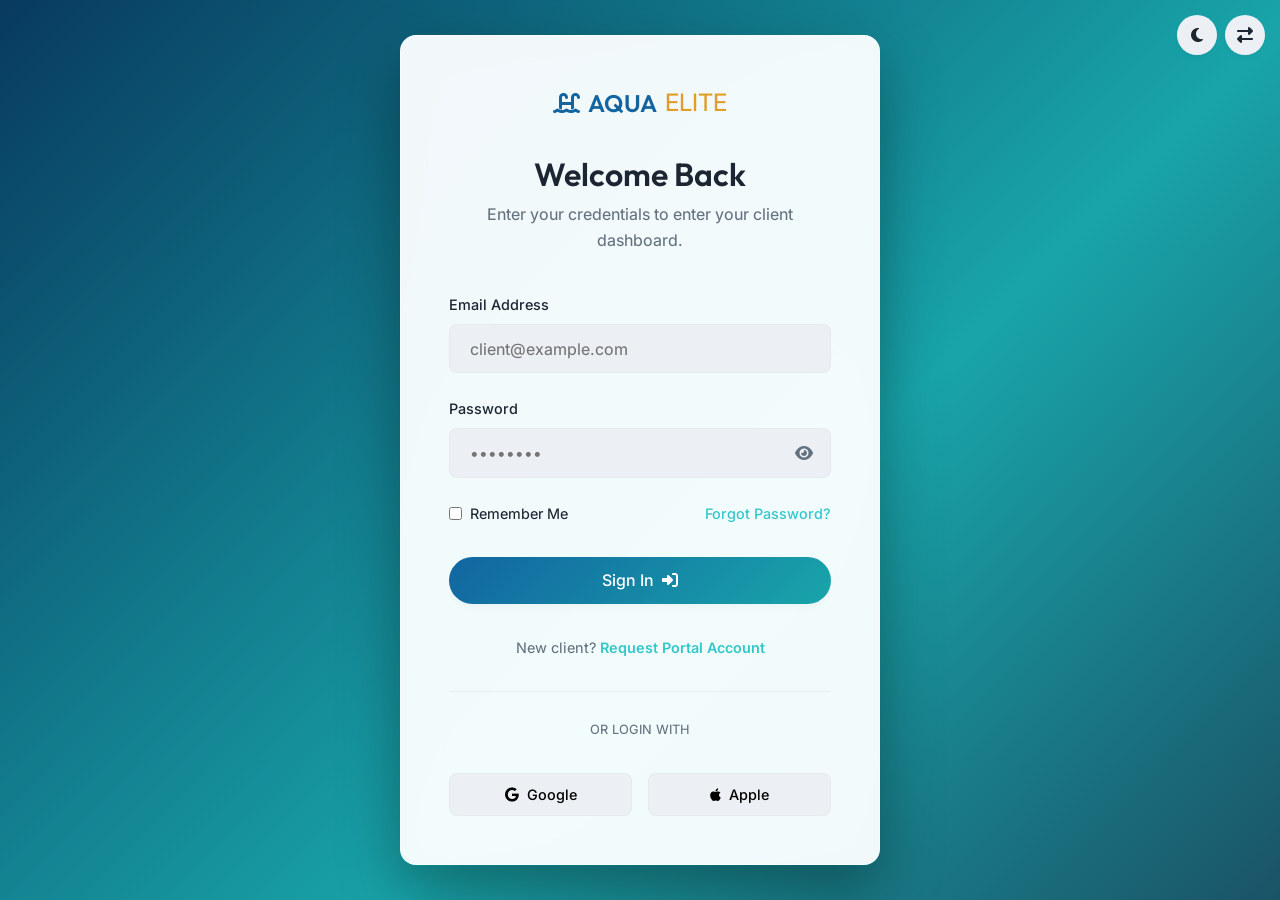
<file: login.html>
<!DOCTYPE html>
<html lang="en" dir="ltr" data-theme="light">
<head>
  <meta charset="UTF-8">
  <meta name="viewport" content="width=device-width, initial-scale=1.0">
  <link rel="icon" type="image/svg+xml" href="assets/images/favicon.svg">
  <meta name="description" content="Client Login - Access the AquaElite client dashboard to review water logs, edit schedules, and process payments.">
  <title>Login - AquaElite Client Portal</title>
  
  <!-- CSS Stylesheets -->
  <link rel="stylesheet" href="https://cdnjs.cloudflare.com/ajax/libs/font-awesome/6.6.0/css/all.min.css">
  <link rel="stylesheet" href="assets/css/style.css">
</head>
<body>

  <!-- Floating Toggles for Demo Control -->
  <div class="page-top-actions">
    <button class="toggle-btn theme-toggle" aria-label="Toggle Theme">
      <i class="fas fa-moon"></i>
    </button>
    <button class="toggle-btn rtl-toggle" aria-label="Toggle Layout Direction">
      <i class="fas fa-exchange-alt"></i>
    </button>
  </div>

  <section class="auth-page">
    
    <!-- Centered Login Form -->
    <div class="auth-container">
      <div class="glass-panel auth-card">
        

        
        <!-- Logo for mobile/compact view -->
        <a href="index.html" class="logo auth-logo">
          <i class="fas fa-swimming-pool"></i> AQUA<span>ELITE</span>
        </a>
        
        <h2>Welcome Back</h2>
        <p class="subtitle">Enter your credentials to enter your client dashboard.</p>
        
        <form class="validated-form" id="loginForm">
          <div class="form-group">
            <label for="loginEmail">Email Address</label>
            <input type="email" id="loginEmail" class="form-control" placeholder="client@example.com" required>
            <span class="error-msg">Please enter a valid email address.</span>
          </div>
          
          <div class="form-group">
            <label for="loginPassword">Password</label>
            <div class="password-input-wrapper">
              <input type="password" id="loginPassword" class="form-control" placeholder="••••••••" required>
              <button type="button" class="eye-toggle-btn" onclick="togglePassword('loginPassword', this)" aria-label="Toggle password visibility">
                <i class="fas fa-eye"></i>
              </button>
            </div>
            <span class="error-msg">Password is required.</span>
          </div>
          
          <div class="auth-meta">
            <label style="display: flex; align-items: center; gap: 0.5rem; cursor: pointer;">
              <input type="checkbox" style="cursor: pointer;"> Remember Me
            </label>
            <a href="coming-soon.html" style="color: var(--secondary-light); font-weight: 500;">Forgot Password?</a>
          </div>
          
          <button type="submit" class="btn btn-primary" style="width: 100%;">Sign In <i class="fas fa-sign-in-alt"></i></button>
        </form>
        
        <div style="text-align: center; margin-top: 2rem;">
          <p style="font-size: 0.9rem;">New client? <a href="register.html" style="color: var(--secondary-light); font-weight: 600;">Request Portal Account</a></p>
        </div>
        
        <!-- Social Login UI -->
        <div style="border-top: 1px solid var(--border-color); margin-top: 2rem; padding-top: 1.5rem; text-align: center;">
          <span style="font-size: 0.8rem; color: var(--text-muted); text-transform: uppercase;">Or Login With</span>
          <div class="social-login-grid">
            <button class="social-btn"><i class="fab fa-google"></i> Google</button>
            <button class="social-btn"><i class="fab fa-apple"></i> Apple</button>
          </div>
        </div>
        
      </div>
    </div>
    
  </section>

  <!-- JavaScript Bundle -->
  <script src="assets/js/main.js"></script>
  <script>
    function togglePassword(inputId, btn) {
      const input = document.getElementById(inputId);
      const icon = btn.querySelector('i');
      if (input.type === 'password') {
        input.type = 'text';
        icon.classList.replace('fa-eye', 'fa-eye-slash');
      } else {
        input.type = 'password';
        icon.classList.replace('fa-eye-slash', 'fa-eye');
      }
    }
  </script>
</body>
</html>
</file>
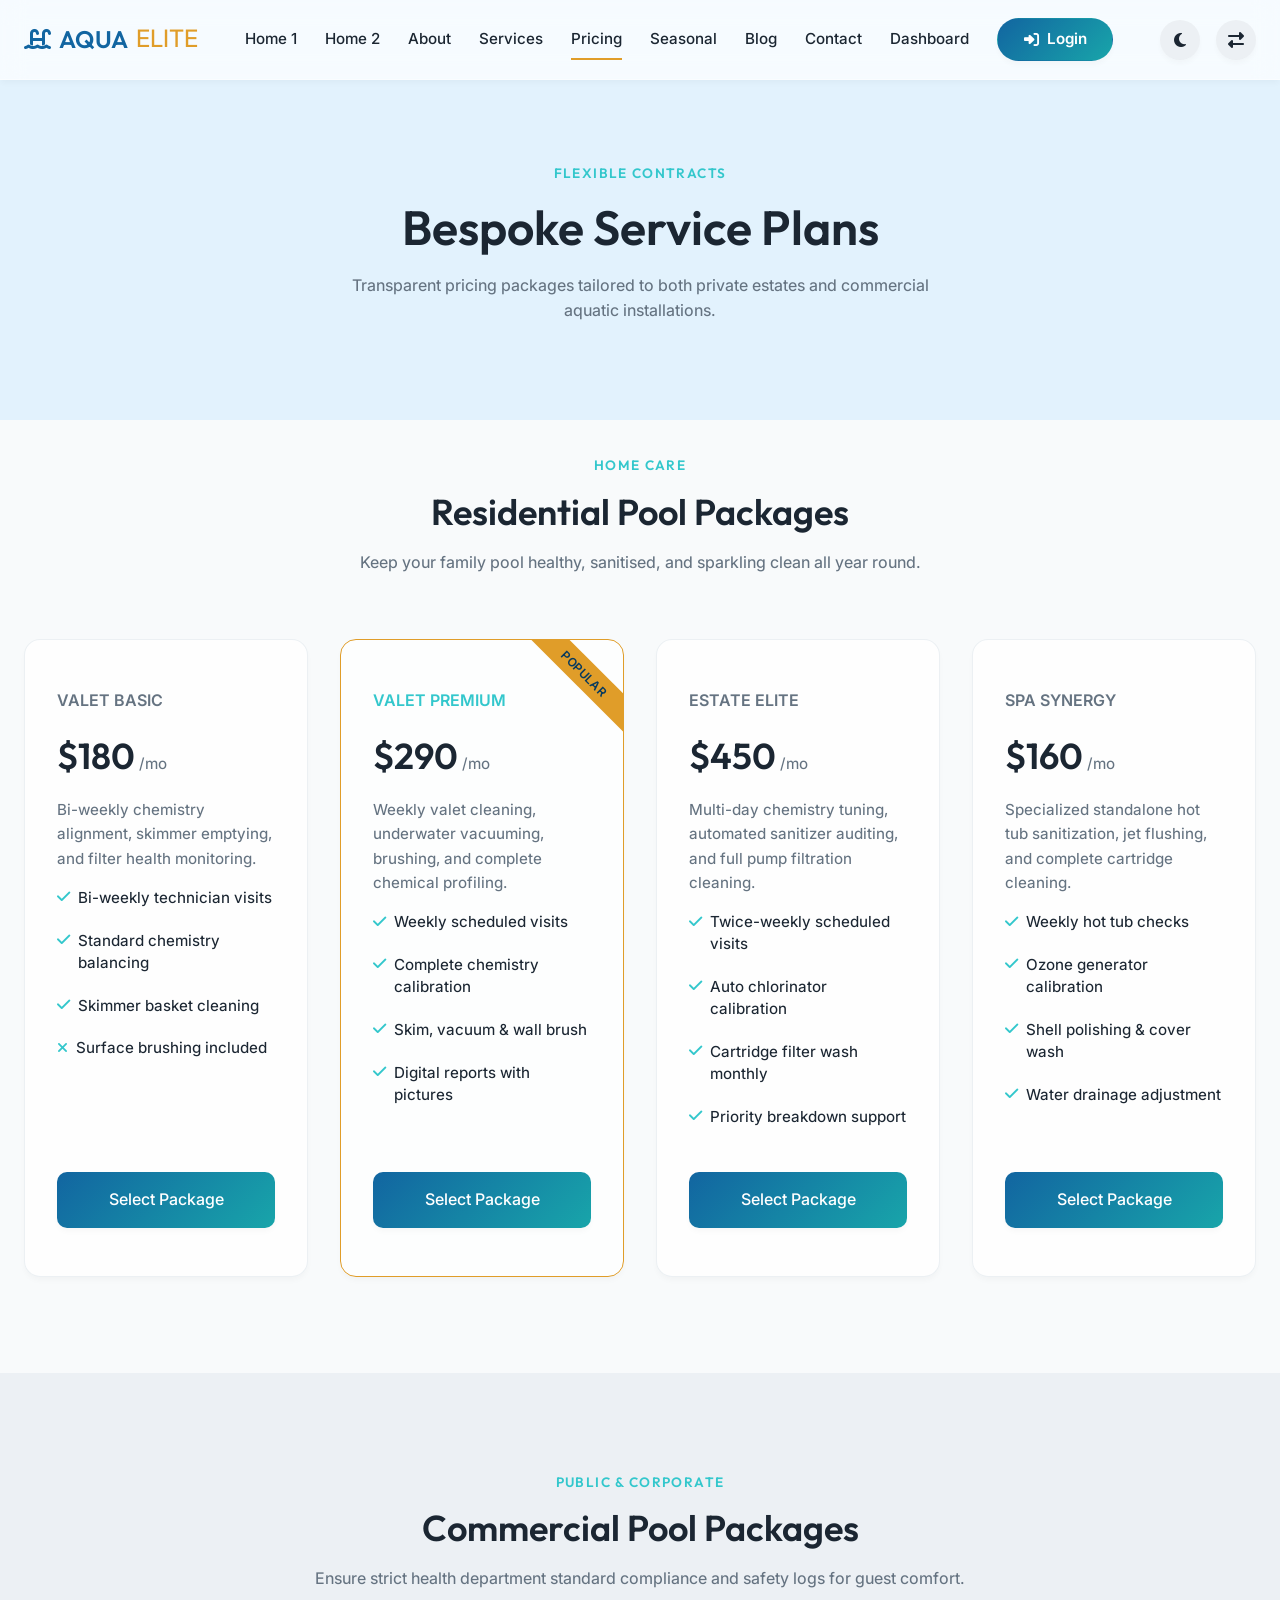
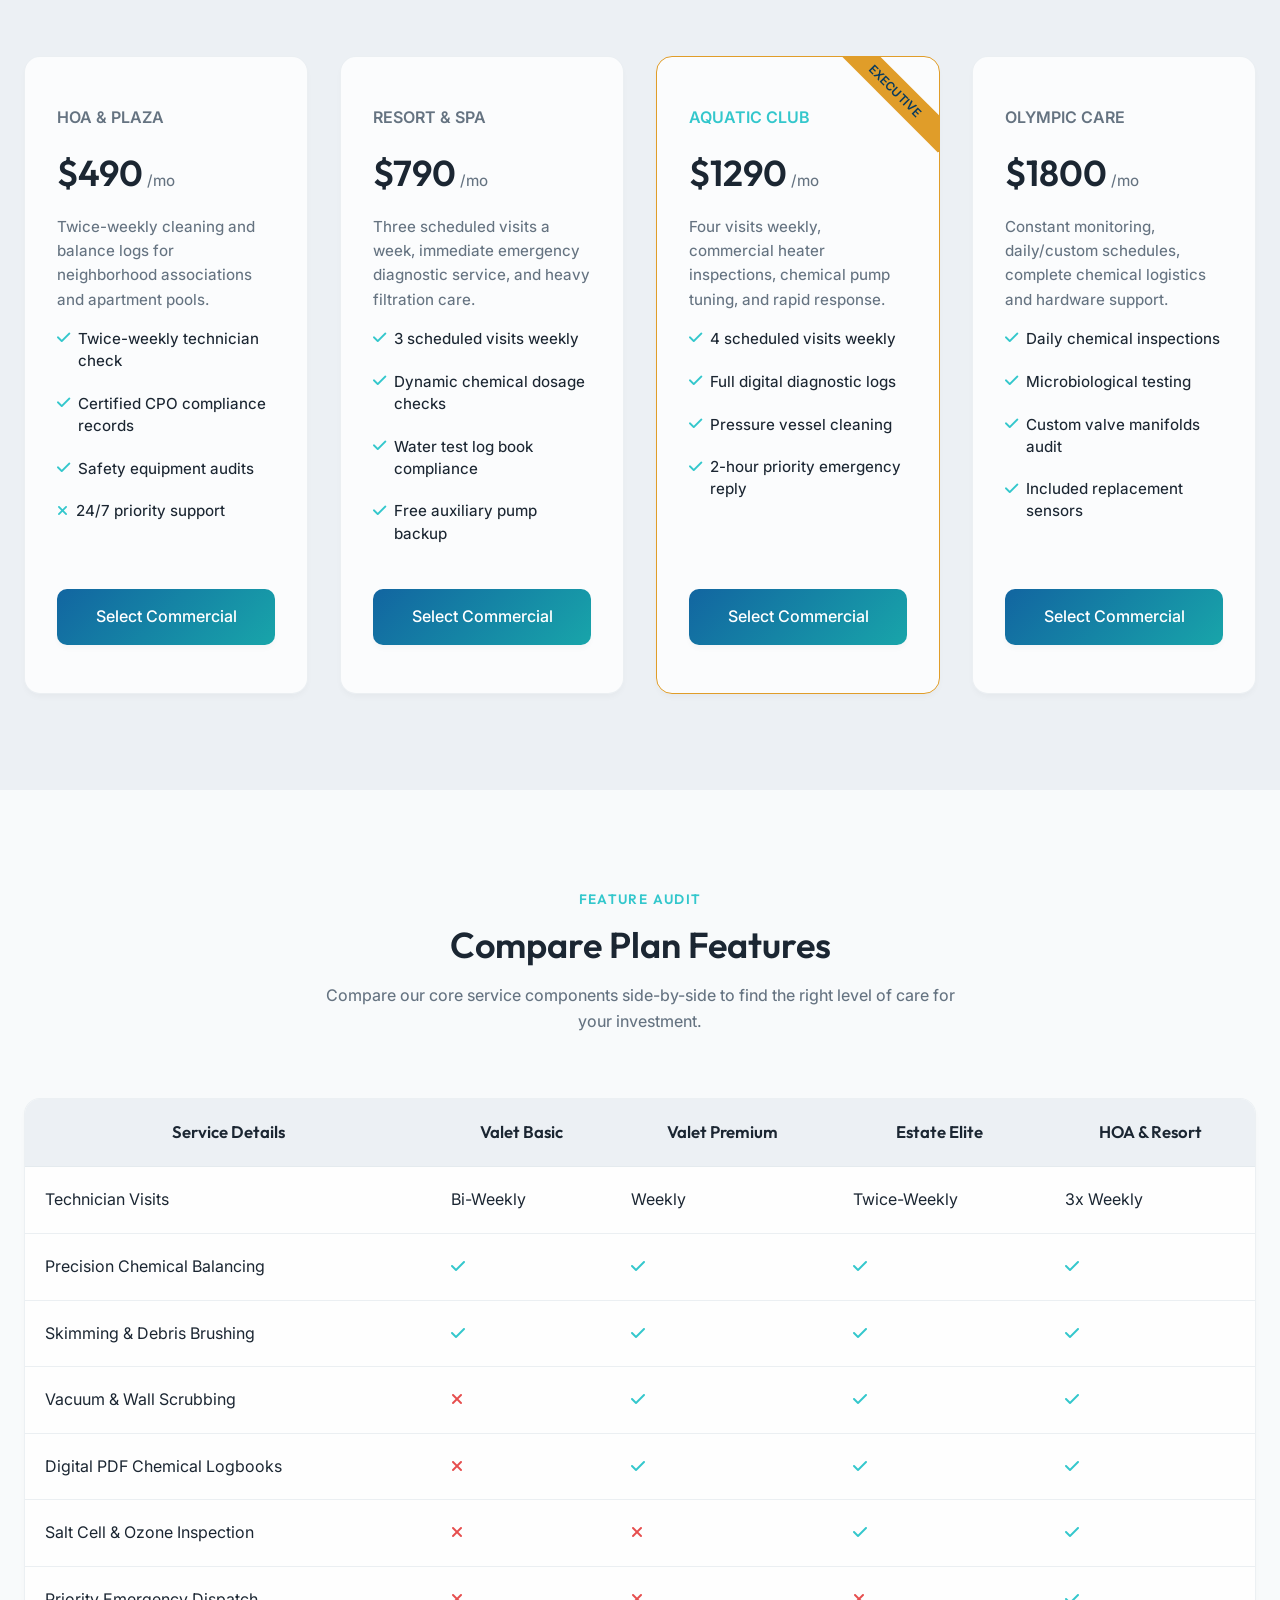
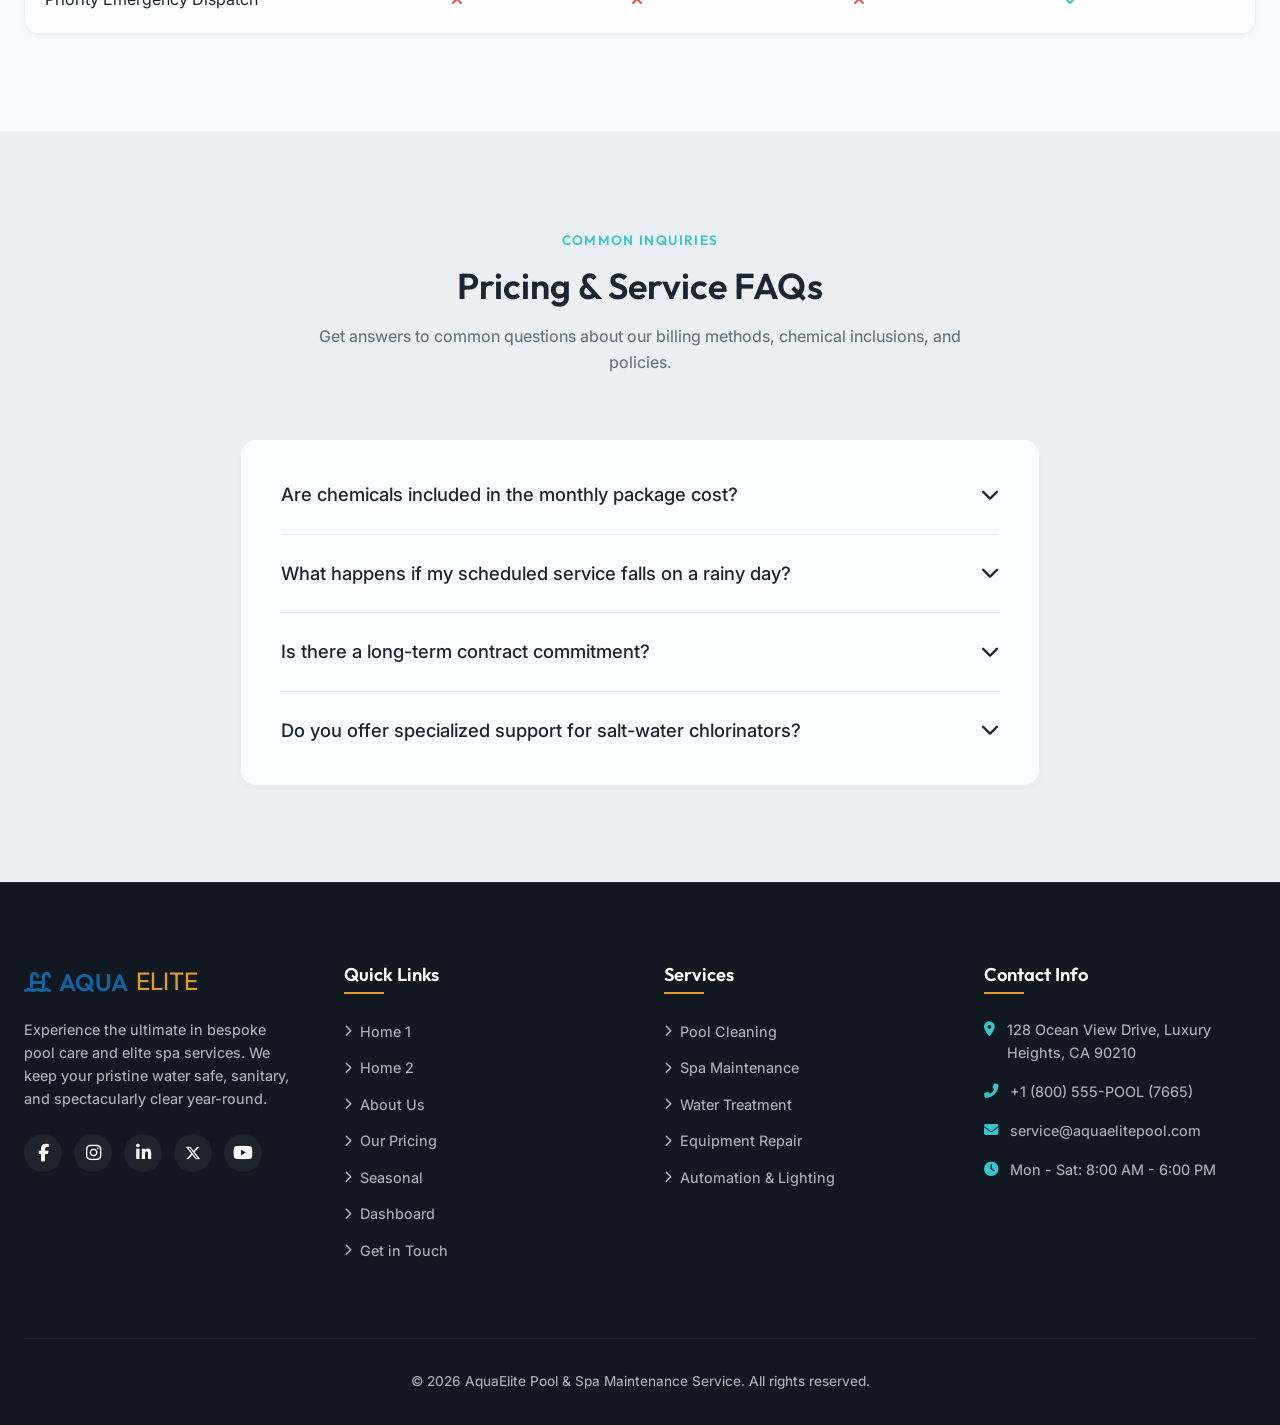
<file: pricing.html>
<!DOCTYPE html>
<html lang="en" dir="ltr" data-theme="light">
<head>
  <meta charset="UTF-8">
  <meta name="viewport" content="width=device-width, initial-scale=1.0">
  <link rel="icon" type="image/svg+xml" href="assets/images/favicon.svg">
  <meta name="description" content="Pricing Plans - AquaElite residential and commercial pool service programs, transparent prices, comparison charts, and FAQs.">
  <title>Pricing Plans - AquaElite Pool Care</title>
  
  <!-- CSS Stylesheets -->
  <link rel="stylesheet" href="https://cdnjs.cloudflare.com/ajax/libs/font-awesome/6.6.0/css/all.min.css">
  <link rel="stylesheet" href="assets/css/style.css">
</head>
<body>

  <!-- Sticky Header -->
  <header>
    <div class="container nav-container">
      <a href="index.html" class="logo">
        <i class="fas fa-swimming-pool"></i> AQUA<span>ELITE</span>
      </a>
      
      <nav class="nav-menu">
        <a href="index.html" class="nav-link">Home 1</a>
        <a href="home-2.html" class="nav-link">Home 2</a>
        <a href="about.html" class="nav-link">About</a>
        <a href="services.html" class="nav-link">Services</a>
        <a href="pricing.html" class="nav-link active">Pricing</a>
        <a href="seasonal-packages.html" class="nav-link">Seasonal</a>
        <a href="blog.html" class="nav-link">Blog</a>
        <a href="contact.html" class="nav-link">Contact</a>
        <a href="dashboard.html" class="nav-link">Dashboard</a>
        <a href="login.html" class="nav-link btn btn-secondary login-nav-btn"><i class="fas fa-sign-in-alt"></i> Login</a>
        
        <!-- Mobile/Tablet Toggle Buttons -->
        <div class="mobile-toggle-actions">
          <button class="toggle-btn theme-toggle" aria-label="Toggle Theme">
            <i class="fas fa-moon"></i>
          </button>
          <button class="toggle-btn rtl-toggle" aria-label="Toggle Layout Direction">
            <i class="fas fa-exchange-alt"></i>
          </button>
        </div>
      </nav>
      
      <div class="header-actions">
        <button class="toggle-btn theme-toggle" aria-label="Toggle Theme">
          <i class="fas fa-moon"></i>
        </button>
        <button class="toggle-btn rtl-toggle" aria-label="Toggle Layout Direction">
          <i class="fas fa-exchange-alt"></i>
        </button>
        <div class="hamburger">
          <span></span>
          <span></span>
          <span></span>
        </div>
      </div>
    </div>
  </header>

  <!-- Pricing Hero -->
  <section class="section-padding" style="background-color: var(--hero-light-blue); padding-top: 10rem; padding-bottom: 6rem; transition: background-color var(--transition-normal);">
    <div class="container text-center">
      <span class="section-tag">Flexible Contracts</span>
      <h1 style="font-size: 3rem; margin-bottom: 1rem;">Bespoke Service Plans</h1>
      <p style="max-width: 600px; margin: 0 auto;">Transparent pricing packages tailored to both private estates and commercial aquatic installations.</p>
    </div>
  </section>

  <!-- 1. Residential Plans (4 Cards) -->
  <section class="section-padding" style="padding-top: 2rem;">
    <div class="container">
      <div class="section-header">
        <span class="section-tag">Home Care</span>
        <h2 class="section-title">Residential Pool Packages</h2>
        <p>Keep your family pool healthy, sanitised, and sparkling clean all year round.</p>
      </div>
      
      <div class="grid-4">
        <!-- Card 1 -->
        <div class="premium-card package-card">
          <span style="font-weight: 600; color: var(--text-muted);">VALET BASIC</span>
          <div class="package-price">$180<span>/mo</span></div>
          <p>Bi-weekly chemistry alignment, skimmer emptying, and filter health monitoring.</p>
          <ul class="package-features">
            <li><i class="fas fa-check"></i> Bi-weekly technician visits</li>
            <li><i class="fas fa-check"></i> Standard chemistry balancing</li>
            <li><i class="fas fa-check"></i> Skimmer basket cleaning</li>
            <li><i class="fas fa-times"></i> Surface brushing included</li>
          </ul>
          <a href="contact.html" class="btn btn-secondary card-action-btn" style="width: 100%;">Select Package</a>
        </div>
        <!-- Card 2 -->
        <div class="premium-card package-card featured">
          <div class="package-badge">POPULAR</div>
          <span style="font-weight: 600; color: var(--secondary-light);">VALET PREMIUM</span>
          <div class="package-price">$290<span>/mo</span></div>
          <p>Weekly valet cleaning, underwater vacuuming, brushing, and complete chemical profiling.</p>
          <ul class="package-features">
            <li><i class="fas fa-check"></i> Weekly scheduled visits</li>
            <li><i class="fas fa-check"></i> Complete chemistry calibration</li>
            <li><i class="fas fa-check"></i> Skim, vacuum & wall brush</li>
            <li><i class="fas fa-check"></i> Digital reports with pictures</li>
          </ul>
          <a href="contact.html" class="btn btn-primary card-action-btn" style="width: 100%;">Select Package</a>
        </div>
        <!-- Card 3 -->
        <div class="premium-card package-card">
          <span style="font-weight: 600; color: var(--text-muted);">ESTATE ELITE</span>
          <div class="package-price">$450<span>/mo</span></div>
          <p>Multi-day chemistry tuning, automated sanitizer auditing, and full pump filtration cleaning.</p>
          <ul class="package-features">
            <li><i class="fas fa-check"></i> Twice-weekly scheduled visits</li>
            <li><i class="fas fa-check"></i> Auto chlorinator calibration</li>
            <li><i class="fas fa-check"></i> Cartridge filter wash monthly</li>
            <li><i class="fas fa-check"></i> Priority breakdown support</li>
          </ul>
          <a href="contact.html" class="btn btn-secondary card-action-btn" style="width: 100%;">Select Package</a>
        </div>
        <!-- Card 4 -->
        <div class="premium-card package-card">
          <span style="font-weight: 600; color: var(--text-muted);">SPA SYNERGY</span>
          <div class="package-price">$160<span>/mo</span></div>
          <p>Specialized standalone hot tub sanitization, jet flushing, and complete cartridge cleaning.</p>
          <ul class="package-features">
            <li><i class="fas fa-check"></i> Weekly hot tub checks</li>
            <li><i class="fas fa-check"></i> Ozone generator calibration</li>
            <li><i class="fas fa-check"></i> Shell polishing & cover wash</li>
            <li><i class="fas fa-check"></i> Water drainage adjustment</li>
          </ul>
          <a href="contact.html" class="btn btn-secondary card-action-btn" style="width: 100%;">Select Package</a>
        </div>
      </div>
    </div>
  </section>

  <!-- 2. Commercial Plans (4 Cards) -->
  <section class="section-padding" style="background: var(--bg-secondary); transition: background var(--transition-normal);">
    <div class="container">
      <div class="section-header">
        <span class="section-tag">Public & Corporate</span>
        <h2 class="section-title">Commercial Pool Packages</h2>
        <p>Ensure strict health department standard compliance and safety logs for guest comfort.</p>
      </div>
      
      <div class="grid-4">
        <!-- Card 1 -->
        <div class="premium-card package-card">
          <span style="font-weight: 600; color: var(--text-muted);">HOA & PLAZA</span>
          <div class="package-price">$490<span>/mo</span></div>
          <p>Twice-weekly cleaning and balance logs for neighborhood associations and apartment pools.</p>
          <ul class="package-features">
            <li><i class="fas fa-check"></i> Twice-weekly technician check</li>
            <li><i class="fas fa-check"></i> Certified CPO compliance records</li>
            <li><i class="fas fa-check"></i> Safety equipment audits</li>
            <li><i class="fas fa-times"></i> 24/7 priority support</li>
          </ul>
          <a href="contact.html" class="btn btn-secondary card-action-btn" style="width: 100%;">Select Commercial</a>
        </div>
        <!-- Card 2 -->
        <div class="premium-card package-card">
          <span style="font-weight: 600; color: var(--text-muted);">RESORT & SPA</span>
          <div class="package-price">$790<span>/mo</span></div>
          <p>Three scheduled visits a week, immediate emergency diagnostic service, and heavy filtration care.</p>
          <ul class="package-features">
            <li><i class="fas fa-check"></i> 3 scheduled visits weekly</li>
            <li><i class="fas fa-check"></i> Dynamic chemical dosage checks</li>
            <li><i class="fas fa-check"></i> Water test log book compliance</li>
            <li><i class="fas fa-check"></i> Free auxiliary pump backup</li>
          </ul>
          <a href="contact.html" class="btn btn-secondary card-action-btn" style="width: 100%;">Select Commercial</a>
        </div>
        <!-- Card 3 -->
        <div class="premium-card package-card featured">
          <div class="package-badge">EXECUTIVE</div>
          <span style="font-weight: 600; color: var(--secondary-light);">AQUATIC CLUB</span>
          <div class="package-price">$1290<span>/mo</span></div>
          <p>Four visits weekly, commercial heater inspections, chemical pump tuning, and rapid response.</p>
          <ul class="package-features">
            <li><i class="fas fa-check"></i> 4 scheduled visits weekly</li>
            <li><i class="fas fa-check"></i> Full digital diagnostic logs</li>
            <li><i class="fas fa-check"></i> Pressure vessel cleaning</li>
            <li><i class="fas fa-check"></i> 2-hour priority emergency reply</li>
          </ul>
          <a href="contact.html" class="btn btn-primary card-action-btn" style="width: 100%;">Select Commercial</a>
        </div>
        <!-- Card 4 -->
        <div class="premium-card package-card">
          <span style="font-weight: 600; color: var(--text-muted);">OLYMPIC CARE</span>
          <div class="package-price">$1800<span>/mo</span></div>
          <p>Constant monitoring, daily/custom schedules, complete chemical logistics and hardware support.</p>
          <ul class="package-features">
            <li><i class="fas fa-check"></i> Daily chemical inspections</li>
            <li><i class="fas fa-check"></i> Microbiological testing</li>
            <li><i class="fas fa-check"></i> Custom valve manifolds audit</li>
            <li><i class="fas fa-check"></i> Included replacement sensors</li>
          </ul>
          <a href="contact.html" class="btn btn-secondary card-action-btn" style="width: 100%;">Select Commercial</a>
        </div>
      </div>
    </div>
  </section>

  <!-- 3. Service Comparison Table -->
  <section class="section-padding">
    <div class="container">
      <div class="section-header">
        <span class="section-tag">Feature Audit</span>
        <h2 class="section-title">Compare Plan Features</h2>
        <p>Compare our core service components side-by-side to find the right level of care for your investment.</p>
      </div>
      
      <div class="comparison-table-wrapper">
        <table class="comparison-table">
          <thead>
            <tr>
              <th>Service Details</th>
              <th>Valet Basic</th>
              <th>Valet Premium</th>
              <th>Estate Elite</th>
              <th>HOA & Resort</th>
            </tr>
          </thead>
          <tbody>
            <tr>
              <td>Technician Visits</td>
              <td>Bi-Weekly</td>
              <td>Weekly</td>
              <td>Twice-Weekly</td>
              <td>3x Weekly</td>
            </tr>
            <tr>
              <td>Precision Chemical Balancing</td>
              <td><i class="fas fa-check"></i></td>
              <td><i class="fas fa-check"></i></td>
              <td><i class="fas fa-check"></i></td>
              <td><i class="fas fa-check"></i></td>
            </tr>
            <tr>
              <td>Skimming & Debris Brushing</td>
              <td><i class="fas fa-check"></i></td>
              <td><i class="fas fa-check"></i></td>
              <td><i class="fas fa-check"></i></td>
              <td><i class="fas fa-check"></i></td>
            </tr>
            <tr>
              <td>Vacuum & Wall Scrubbing</td>
              <td><i class="fas fa-times"></i></td>
              <td><i class="fas fa-check"></i></td>
              <td><i class="fas fa-check"></i></td>
              <td><i class="fas fa-check"></i></td>
            </tr>
            <tr>
              <td>Digital PDF Chemical Logbooks</td>
              <td><i class="fas fa-times"></i></td>
              <td><i class="fas fa-check"></i></td>
              <td><i class="fas fa-check"></i></td>
              <td><i class="fas fa-check"></i></td>
            </tr>
            <tr>
              <td>Salt Cell & Ozone Inspection</td>
              <td><i class="fas fa-times"></i></td>
              <td><i class="fas fa-times"></i></td>
              <td><i class="fas fa-check"></i></td>
              <td><i class="fas fa-check"></i></td>
            </tr>
            <tr>
              <td>Priority Emergency Dispatch</td>
              <td><i class="fas fa-times"></i></td>
              <td><i class="fas fa-times"></i></td>
              <td><i class="fas fa-times"></i></td>
              <td><i class="fas fa-check"></i></td>
            </tr>
          </tbody>
        </table>
      </div>
    </div>
  </section>

  <!-- 4. FAQ Pricing Section -->
  <section class="section-padding" style="background: var(--bg-secondary); transition: background var(--transition-normal);">
    <div class="container">
      <div class="section-header">
        <span class="section-tag">Common Inquiries</span>
        <h2 class="section-title">Pricing & Service FAQs</h2>
        <p>Get answers to common questions about our billing methods, chemical inclusions, and policies.</p>
      </div>
      
      <div class="faq-accordion">
        <div class="faq-item">
          <div class="faq-question">Are chemicals included in the monthly package cost? <i class="fas fa-chevron-down faq-toggle"></i></div>
          <div class="faq-answer">
            <p>Yes, all basic balancing chemicals (liquid chlorine, acid, sodium bicarbonate, and soda ash) are included in all of our monthly service packages. Specialized chemicals like phosphate removers, water clarifiers, or algaecide treatments are billed separately as needed.</p>
          </div>
        </div>
        
        <div class="faq-item">
          <div class="faq-question">What happens if my scheduled service falls on a rainy day? <i class="fas fa-chevron-down faq-toggle"></i></div>
          <div class="faq-answer">
            <p>In the event of heavy rain or storms, our technicians still perform chemical tests, adjust sanitizer levels, and empty all filter baskets. For safety reasons, manual vacuuming and brushing will be postponed until your next scheduled visit or a clearer day.</p>
          </div>
        </div>
        
        <div class="faq-item">
          <div class="faq-question">Is there a long-term contract commitment? <i class="fas fa-chevron-down faq-toggle"></i></div>
          <div class="faq-answer">
            <p>No, all of our residential and commercial packages operate on a flexible month-to-month subscription model. You can upgrade, downgrade, or cancel your service package at any time with a 30-day notice.</p>
          </div>
        </div>
        
        <div class="faq-item">
          <div class="faq-question">Do you offer specialized support for salt-water chlorinators? <i class="fas fa-chevron-down faq-toggle"></i></div>
          <div class="faq-answer">
            <p>Absolutely. We specialize in salt water swimming pools. Our technicians regularly clean salt cells, check salt density levels in the water, and test salt generator electrical connections to keep your sanitation system running smoothly.</p>
          </div>
        </div>
      </div>
    </div>
  </section>

  <!-- Footer (SAME ACROSS ALL PAGES) -->
  <footer>
    <div class="container">
      <div class="footer-grid">
        <div class="footer-brand">
          <a href="index.html" class="logo">
            <i class="fas fa-swimming-pool"></i> AQUA<span>ELITE</span>
          </a>
          <p>Experience the ultimate in bespoke pool care and elite spa services. We keep your pristine water safe, sanitary, and spectacularly clear year-round.</p>
          <div class="social-links">
            <a href="#" class="social-icon" aria-label="Facebook"><i class="fab fa-facebook-f"></i></a>
            <a href="#" class="social-icon" aria-label="Instagram"><i class="fab fa-instagram"></i></a>
            <a href="#" class="social-icon" aria-label="LinkedIn"><i class="fab fa-linkedin-in"></i></a>
            <a href="#" class="social-icon" aria-label="X"><i class="fab fa-x-twitter"></i></a>
            <a href="#" class="social-icon" aria-label="YouTube"><i class="fab fa-youtube"></i></a>
          </div>
        </div>
        
        <div class="footer-links">
          <h4>Quick Links</h4>
          <ul>
            <li><a href="index.html"><i class="fas fa-chevron-right"></i> Home 1</a></li>
            <li><a href="home-2.html"><i class="fas fa-chevron-right"></i> Home 2</a></li>
            <li><a href="about.html"><i class="fas fa-chevron-right"></i> About Us</a></li>
            <li><a href="pricing.html"><i class="fas fa-chevron-right"></i> Our Pricing</a></li>
            <li><a href="seasonal-packages.html"><i class="fas fa-chevron-right"></i> Seasonal</a></li>
            <li><a href="dashboard.html"><i class="fas fa-chevron-right"></i> Dashboard</a></li>
            <li><a href="contact.html"><i class="fas fa-chevron-right"></i> Get in Touch</a></li>
          </ul>
        </div>
        
        <div class="footer-links">
          <h4>Services</h4>
          <ul>
            <li><a href="services-details.html"><i class="fas fa-chevron-right"></i> Pool Cleaning</a></li>
            <li><a href="services-details.html"><i class="fas fa-chevron-right"></i> Spa Maintenance</a></li>
            <li><a href="services-details.html"><i class="fas fa-chevron-right"></i> Water Treatment</a></li>
            <li><a href="services-details.html"><i class="fas fa-chevron-right"></i> Equipment Repair</a></li>
            <li><a href="services-details.html"><i class="fas fa-chevron-right"></i> Automation & Lighting</a></li>
          </ul>
        </div>
        
        <div class="footer-contact">
          <h4>Contact Info</h4>
          <ul class="contact-info-list">
            <li>
              <i class="fas fa-map-marker-alt"></i>
              <span>128 Ocean View Drive, Luxury Heights, CA 90210</span>
            </li>
            <li>
              <i class="fas fa-phone-alt"></i>
              <span>+1 (800) 555-POOL (7665)</span>
            </li>
            <li>
              <i class="fas fa-envelope"></i>
              <span>service@aquaelitepool.com</span>
            </li>
            <li>
              <i class="fas fa-clock"></i>
              <span>Mon - Sat: 8:00 AM - 6:00 PM</span>
            </li>
          </ul>
        </div>
      </div>
      
      <div class="footer-bottom">
        <p>&copy; 2026 AquaElite Pool & Spa Maintenance Service. All rights reserved.</p>
      </div>
    </div>
  </footer>

  <!-- Scroll to Top -->
  <button id="scrollTopBtn" aria-label="Scroll to top"><i class="fas fa-chevron-up"></i></button>

  <!-- JavaScript Bundle -->
  <script src="assets/js/main.js"></script>
</body>
</html>
</file>
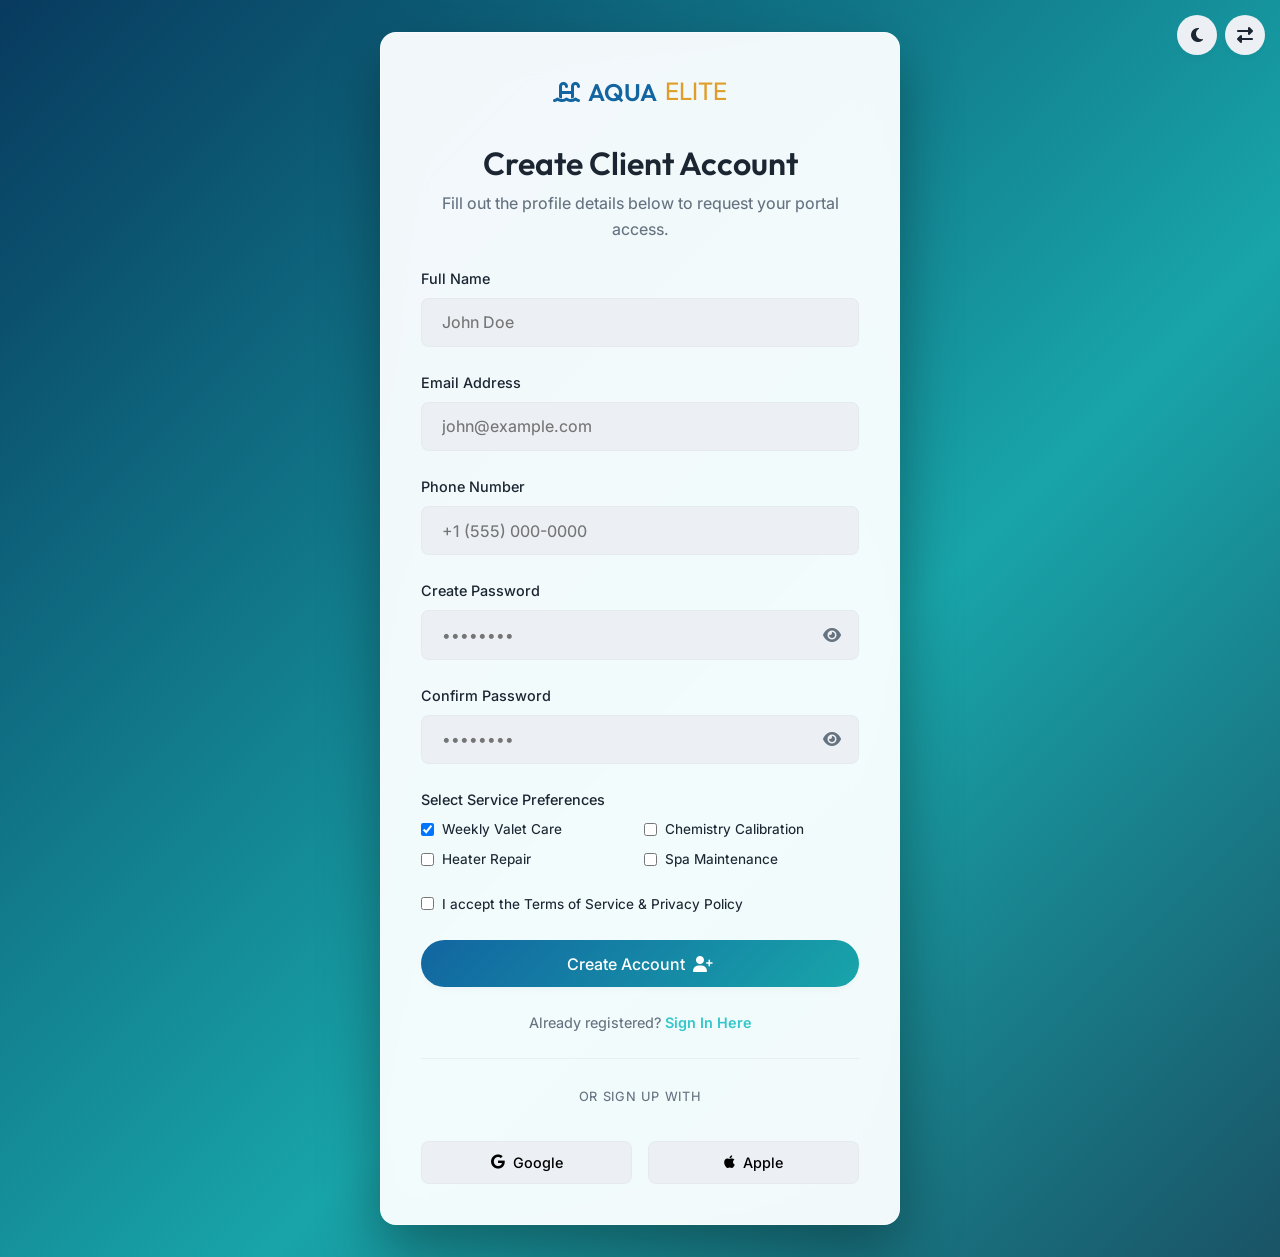
<file: register.html>
<!DOCTYPE html>
<html lang="en" dir="ltr" data-theme="light">
<head>
  <meta charset="UTF-8">
  <meta name="viewport" content="width=device-width, initial-scale=1.0">
  <link rel="icon" type="image/svg+xml" href="assets/images/favicon.svg">
  <meta name="description" content="Register Client Account - Join AquaElite pool care network, set preferences, and secure digital report tracking.">
  <title>Register - AquaElite Client Portal</title>
  
  <!-- CSS Stylesheets -->
  <link rel="stylesheet" href="https://cdnjs.cloudflare.com/ajax/libs/font-awesome/6.6.0/css/all.min.css">
  <link rel="stylesheet" href="assets/css/style.css">
</head>
<body>

  <!-- Floating Toggles for Demo Control -->
  <div class="page-top-actions">
    <button class="toggle-btn theme-toggle" aria-label="Toggle Theme">
      <i class="fas fa-moon"></i>
    </button>
    <button class="toggle-btn rtl-toggle" aria-label="Toggle Layout Direction">
      <i class="fas fa-exchange-alt"></i>
    </button>
  </div>

  <section class="auth-page">
    
    <!-- Centered Registration Form -->
    <div class="auth-container">
      <div class="glass-panel auth-card" style="max-width: 520px; padding: 2.5rem;">
        

        
        <!-- Logo for mobile view -->
        <a href="index.html" class="logo auth-logo">
          <i class="fas fa-swimming-pool"></i> AQUA<span>ELITE</span>
        </a>
        
        <h2>Create Client Account</h2>
        <p class="subtitle" style="margin-bottom: 1.5rem;">Fill out the profile details below to request your portal access.</p>
        
        <form class="validated-form" id="registerForm">
          <div class="form-group">
              <label for="regName">Full Name</label>
              <input type="text" id="regName" class="form-control" placeholder="John Doe" required>
              <span class="error-msg">Name is required.</span>
            </div>
            <div class="form-group">
              <label for="regEmail">Email Address</label>
              <input type="email" id="regEmail" class="form-control" placeholder="john@example.com" required>
              <span class="error-msg">Enter a valid email.</span>
            </div>
          
          <div class="form-group">
              <label for="regPhone">Phone Number</label>
              <input type="tel" id="regPhone" class="form-control" placeholder="+1 (555) 000-0000" required>
              <span class="error-msg">Valid phone required.</span>
            </div>
            <div class="form-group">
              <label for="regPass">Create Password</label>
              <div class="password-input-wrapper">
                <input type="password" id="regPass" class="form-control" placeholder="••••••••" required>
                <button type="button" class="eye-toggle-btn" onclick="togglePassword('regPass', this)" aria-label="Toggle password visibility">
                  <i class="fas fa-eye"></i>
                </button>
              </div>
              <span class="error-msg">Password required.</span>
            </div>

            <div class="form-group">
              <label for="regConfirmPass">Confirm Password</label>
              <div class="password-input-wrapper">
                <input type="password" id="regConfirmPass" class="form-control" placeholder="••••••••" required>
                <button type="button" class="eye-toggle-btn" onclick="togglePassword('regConfirmPass', this)" aria-label="Toggle confirm password visibility">
                  <i class="fas fa-eye"></i>
                </button>
              </div>
              <span class="error-msg">Passwords must match.</span>
            </div>
          
          <!-- 3. Service Preferences -->
          <div style="margin-bottom: 1.5rem;">
            <label style="display: block; font-weight: 500; font-size: 0.9rem; margin-bottom: 0.5rem;">Select Service Preferences</label>
            <div class="service-prefs-grid">
              <label style="display: flex; align-items: center; gap: 0.5rem; cursor: pointer;">
                <input type="checkbox" checked style="cursor: pointer;"> Weekly Valet Care
              </label>
              <label style="display: flex; align-items: center; gap: 0.5rem; cursor: pointer;">
                <input type="checkbox" style="cursor: pointer;"> Chemistry Calibration
              </label>
              <label style="display: flex; align-items: center; gap: 0.5rem; cursor: pointer;">
                <input type="checkbox" style="cursor: pointer;"> Heater Repair
              </label>
              <label style="display: flex; align-items: center; gap: 0.5rem; cursor: pointer;">
                <input type="checkbox" style="cursor: pointer;"> Spa Maintenance
              </label>
            </div>
          </div>
          
          <label style="display: flex; align-items: flex-start; gap: 0.5rem; font-size: 0.85rem; margin-bottom: 1.5rem; cursor: pointer;">
            <input type="checkbox" required style="margin-top: 0.2rem; cursor: pointer;"> I accept the Terms of Service & Privacy Policy
          </label>
          
          <button type="submit" class="btn btn-primary" style="width: 100%;">Create Account <i class="fas fa-user-plus"></i></button>
        </form>
        
        <!-- 5. Login Redirect CTA -->
        <div style="text-align: center; margin-top: 1.5rem;">
          <p style="font-size: 0.9rem;">Already registered? <a href="login.html" style="color: var(--secondary-light); font-weight: 600;">Sign In Here</a></p>
        </div>

        <!-- Social Sign Up -->
        <div style="border-top: 1px solid var(--border-color); margin-top: 1.5rem; padding-top: 1.5rem; text-align: center;">
          <span style="font-size: 0.8rem; color: var(--text-muted); text-transform: uppercase; letter-spacing: 0.05em;">Or Sign Up With</span>
          <div class="social-login-grid">
            <button class="social-btn"><i class="fab fa-google"></i> Google</button>
            <button class="social-btn"><i class="fab fa-apple"></i> Apple</button>
          </div>
        </div>
        
      </div>
    </div>
    
  </section>

  <!-- JavaScript Bundle -->
  <script src="assets/js/main.js"></script>
  <script>
    function togglePassword(inputId, btn) {
      const input = document.getElementById(inputId);
      const icon = btn.querySelector('i');
      if (input.type === 'password') {
        input.type = 'text';
        icon.classList.replace('fa-eye', 'fa-eye-slash');
      } else {
        input.type = 'password';
        icon.classList.replace('fa-eye-slash', 'fa-eye');
      }
    }
  </script>
</body>
</html>
</file>
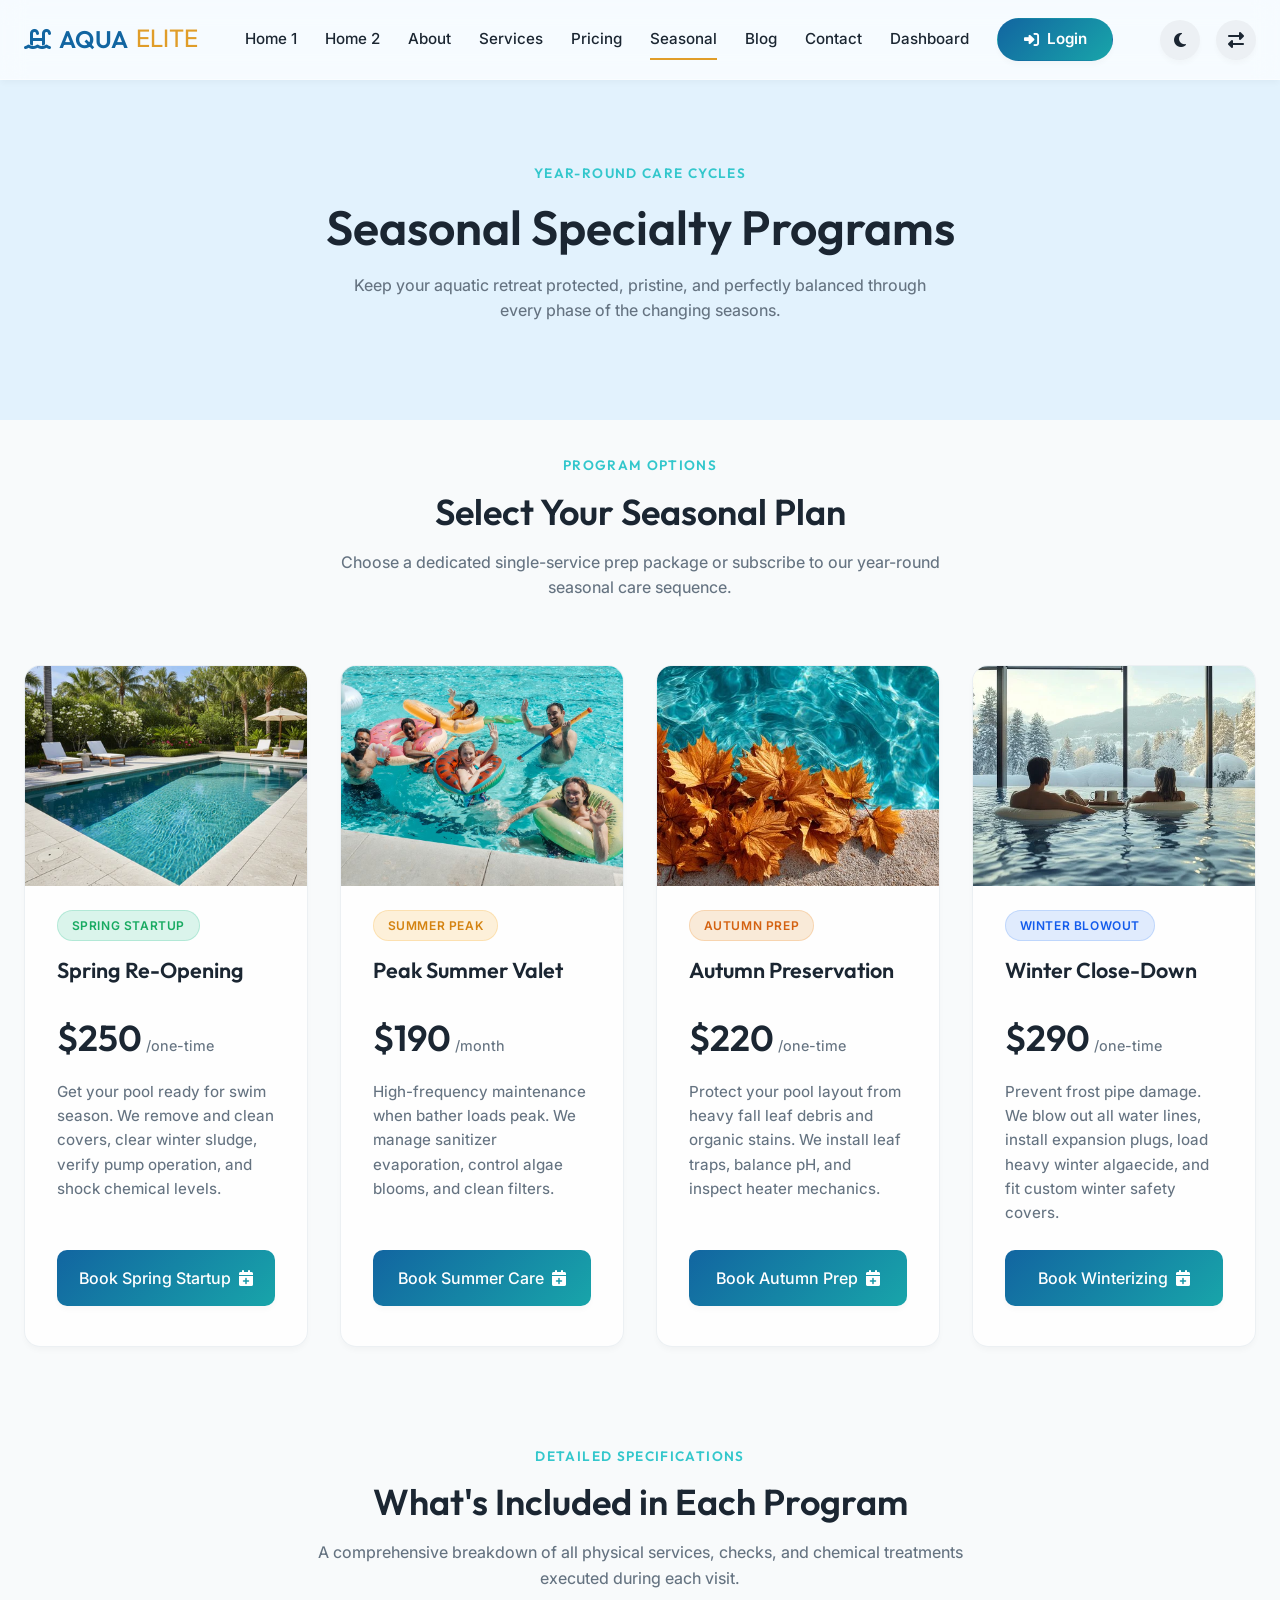
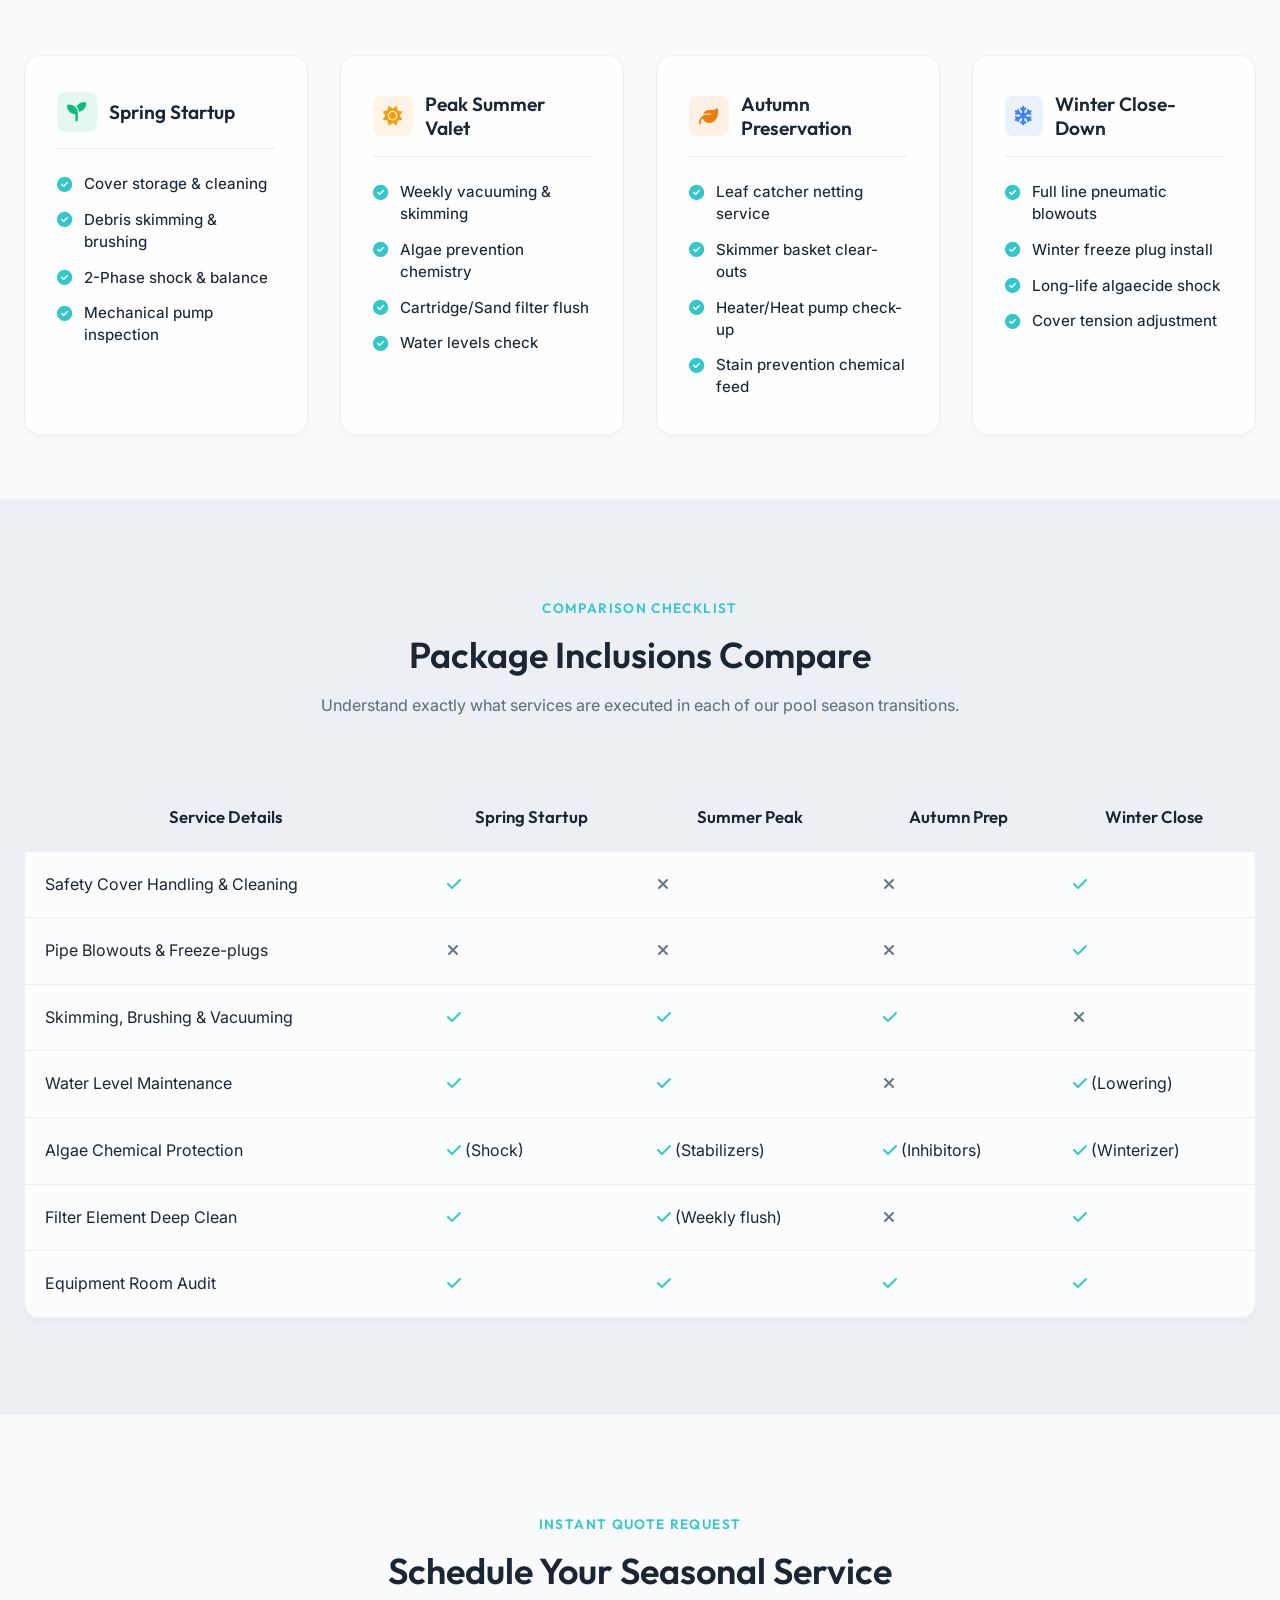
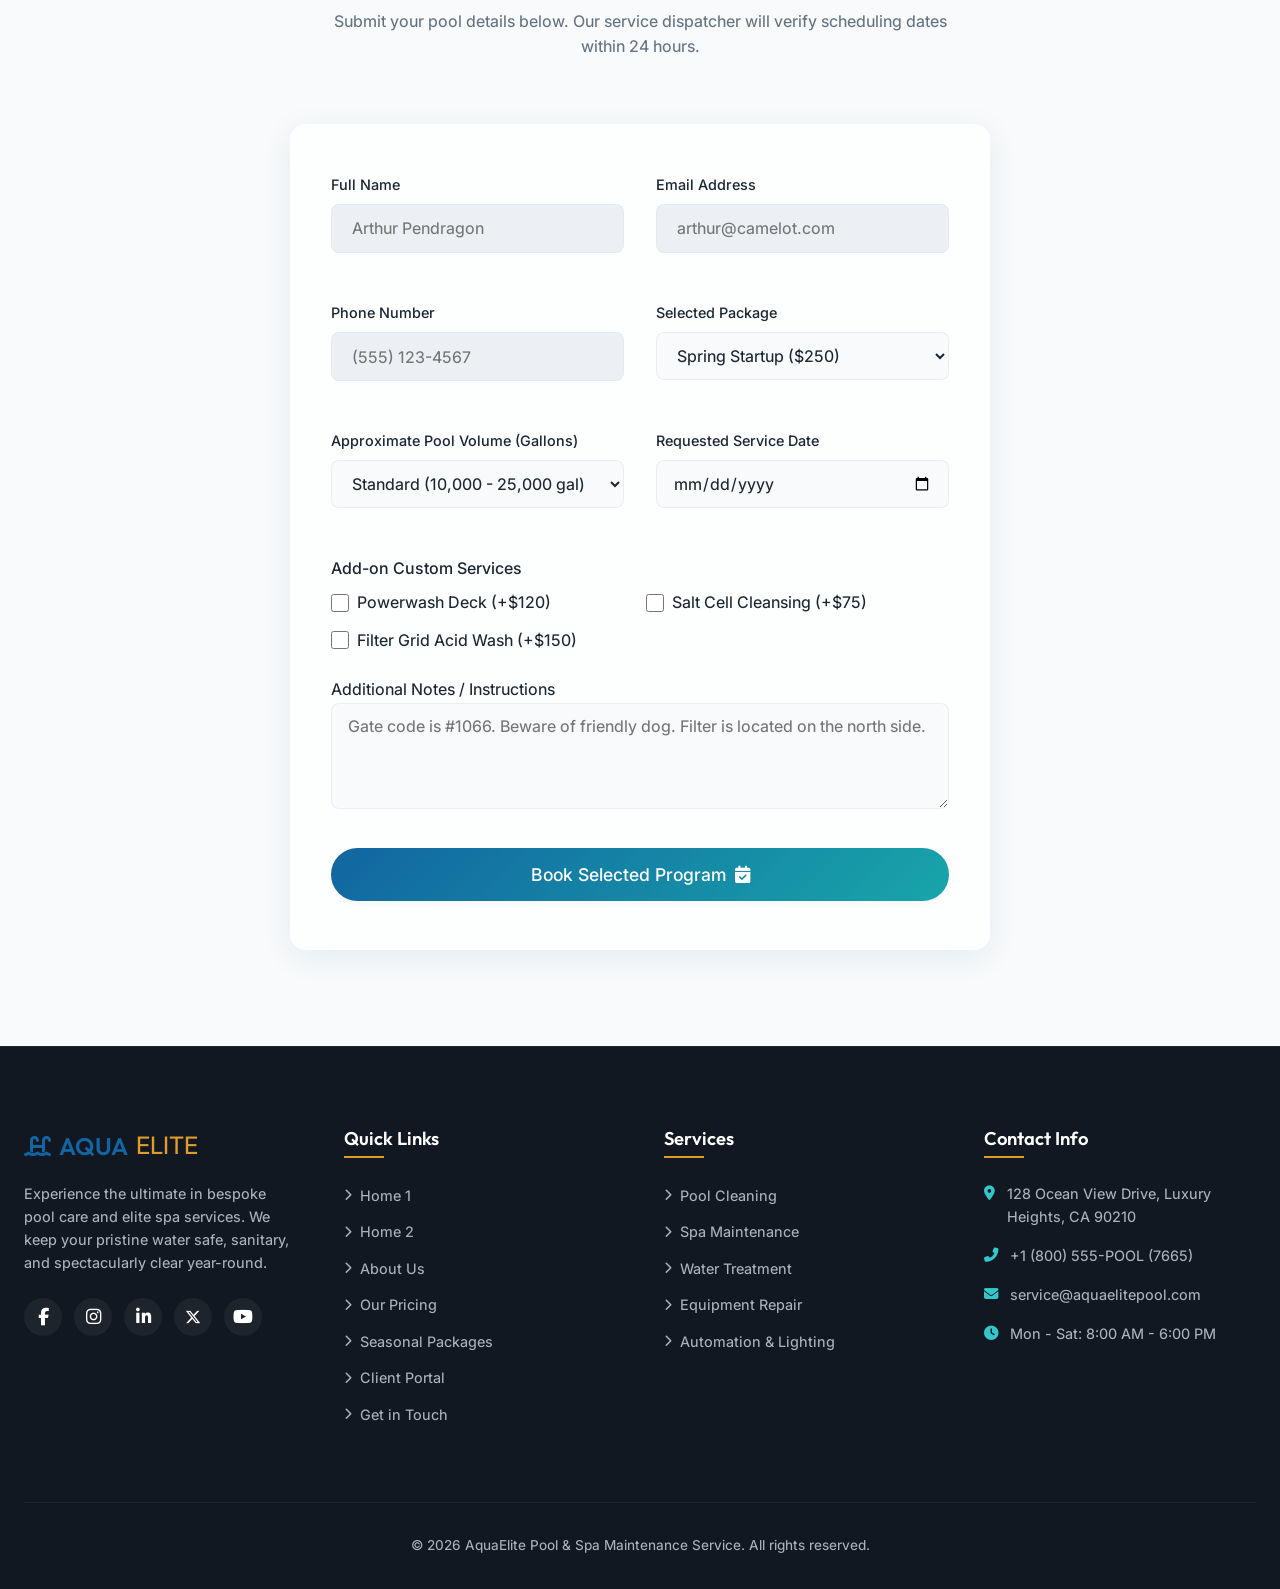
<file: seasonal-packages.html>
<!DOCTYPE html>
<html lang="en" dir="ltr" data-theme="light">
<head>
  <meta charset="UTF-8">
  <meta name="viewport" content="width=device-width, initial-scale=1.0">
  <link rel="icon" type="image/svg+xml" href="assets/images/favicon.svg">
  <meta name="description" content="Seasonal Pool & Spa Packages - Custom opening, closing, summer maintenance, and winterizing programs by AquaElite. Keep your pool protected year-round.">
  <title>Seasonal Packages - AquaElite Pool Care</title>
  
  <!-- CSS Stylesheets -->
  <link rel="stylesheet" href="https://cdnjs.cloudflare.com/ajax/libs/font-awesome/6.6.0/css/all.min.css">
  <link rel="stylesheet" href="assets/css/style.css">
</head>
<body>

  <!-- Sticky Header -->
  <header>
    <div class="container nav-container">
      <a href="index.html" class="logo">
        <i class="fas fa-swimming-pool"></i> AQUA<span>ELITE</span>
      </a>
      
      <nav class="nav-menu">
        <a href="index.html" class="nav-link">Home 1</a>
        <a href="home-2.html" class="nav-link">Home 2</a>
        <a href="about.html" class="nav-link">About</a>
        <a href="services.html" class="nav-link">Services</a>
        <a href="pricing.html" class="nav-link">Pricing</a>
        <a href="seasonal-packages.html" class="nav-link active">Seasonal</a>
        <a href="blog.html" class="nav-link">Blog</a>
        <a href="contact.html" class="nav-link">Contact</a>
        <a href="dashboard.html" class="nav-link">Dashboard</a>
        <a href="login.html" class="nav-link btn btn-secondary login-nav-btn"><i class="fas fa-sign-in-alt"></i> Login</a>
        
        <!-- Mobile/Tablet Toggle Buttons -->
        <div class="mobile-toggle-actions">
          <button class="toggle-btn theme-toggle" aria-label="Toggle Theme">
            <i class="fas fa-moon"></i>
          </button>
          <button class="toggle-btn rtl-toggle" aria-label="Toggle Layout Direction">
            <i class="fas fa-exchange-alt"></i>
          </button>
        </div>
      </nav>
      
      <div class="header-actions">
        <button class="toggle-btn theme-toggle" aria-label="Toggle Theme">
          <i class="fas fa-moon"></i>
        </button>
        <button class="toggle-btn rtl-toggle" aria-label="Toggle Layout Direction">
          <i class="fas fa-exchange-alt"></i>
        </button>
        <div class="hamburger">
          <span></span>
          <span></span>
          <span></span>
        </div>
      </div>
    </div>
  </header>

  <!-- Hero Section -->
  <section class="section-padding" style="background-color: var(--hero-light-blue); padding-top: 10rem; padding-bottom: 6rem; transition: background-color var(--transition-normal);">
    <div class="container text-center">
      <span class="section-tag">Year-Round Care Cycles</span>
      <h1 style="font-size: 3rem; margin-bottom: 1rem;">Seasonal Specialty Programs</h1>
      <p style="max-width: 600px; margin: 0 auto;">Keep your aquatic retreat protected, pristine, and perfectly balanced through every phase of the changing seasons.</p>
    </div>
  </section>

  <!-- Seasonal Packages Grid -->
  <section class="section-padding" style="padding-top: 2rem;">
    <div class="container">
      <div class="section-header">
        <span class="section-tag">Program Options</span>
        <h2 class="section-title">Select Your Seasonal Plan</h2>
        <p>Choose a dedicated single-service prep package or subscribe to our year-round seasonal care sequence.</p>
      </div>

      <div class="grid-4">
        <!-- Spring Startup -->
        <div class="premium-card">
          <img src="assets/images/Spring Re-Opening.png" alt="Spring Pool Re-Opening">
          <span class="badge-season spring">Spring Startup</span>
          <h3>Spring Re-Opening</h3>
          <div class="package-price">$250 <span class="price-unit">/one-time</span></div>
          <p>Get your pool ready for swim season. We remove and clean covers, clear winter sludge, verify pump operation, and shock chemical levels.</p>
          <button onclick="selectPackage('spring')" class="btn btn-primary card-action-btn" style="width: 100%;">Book Spring Startup <i class="fas fa-calendar-plus"></i></button>
        </div>

        <!-- Summer Peak Care -->
        <div class="premium-card">
          <img src="assets/images/Peak Summer Valet.png" alt="Peak Summer Valet Care">
          <span class="badge-season summer">Summer Peak</span>
          <h3>Peak Summer Valet</h3>
          <div class="package-price">$190 <span class="price-unit">/month</span></div>
          <p>High-frequency maintenance when bather loads peak. We manage sanitizer evaporation, control algae blooms, and clean filters.</p>
          <button onclick="selectPackage('summer')" class="btn btn-primary card-action-btn" style="width: 100%;">Book Summer Care <i class="fas fa-calendar-plus"></i></button>
        </div>

        <!-- Autumn Preservation -->
        <div class="premium-card">
          <img src="assets/images/Autumn.png" alt="Autumn Pool Preservation">
          <span class="badge-season autumn">Autumn Prep</span>
          <h3>Autumn Preservation</h3>
          <div class="package-price">$220 <span class="price-unit">/one-time</span></div>
          <p>Protect your pool layout from heavy fall leaf debris and organic stains. We install leaf traps, balance pH, and inspect heater mechanics.</p>
          <button onclick="selectPackage('autumn')" class="btn btn-primary card-action-btn" style="width: 100%;">Book Autumn Prep <i class="fas fa-calendar-plus"></i></button>
        </div>

        <!-- Winterizing Close-Down -->
        <div class="premium-card">
          <img src="assets/images/Winter Close-Down.png" alt="Winter Pool Close-Down">
          <span class="badge-season winter">Winter Blowout</span>
          <h3>Winter Close-Down</h3>
          <div class="package-price">$290 <span class="price-unit">/one-time</span></div>
          <p>Prevent frost pipe damage. We blow out all water lines, install expansion plugs, load heavy winter algaecide, and fit custom winter safety covers.</p>
          <button onclick="selectPackage('winter')" class="btn btn-primary card-action-btn" style="width: 100%;">Book Winterizing <i class="fas fa-calendar-plus"></i></button>
        </div>
      </div>
    </div>
  </section>

  <!-- Detailed Program Inclusions Section -->
  <section class="section-padding" style="padding-top: 0; padding-bottom: 4rem;">
    <div class="container">
      <div class="section-header">
        <span class="section-tag">Detailed Specifications</span>
        <h2 class="section-title">What's Included in Each Program</h2>
        <p>A comprehensive breakdown of all physical services, checks, and chemical treatments executed during each visit.</p>
      </div>
      
      <div class="grid-4">
        <!-- Spring Inclusions -->
        <div class="inclusions-column">
          <div class="inclusions-header spring">
            <i class="fas fa-seedling"></i>
            <h4>Spring Startup</h4>
          </div>
          <ul class="inclusions-list">
            <li><i class="fas fa-check-circle"></i> Cover storage &amp; cleaning</li>
            <li><i class="fas fa-check-circle"></i> Debris skimming &amp; brushing</li>
            <li><i class="fas fa-check-circle"></i> 2-Phase shock &amp; balance</li>
            <li><i class="fas fa-check-circle"></i> Mechanical pump inspection</li>
          </ul>
        </div>

        <!-- Summer Inclusions -->
        <div class="inclusions-column">
          <div class="inclusions-header summer">
            <i class="fas fa-sun"></i>
            <h4>Peak Summer Valet</h4>
          </div>
          <ul class="inclusions-list">
            <li><i class="fas fa-check-circle"></i> Weekly vacuuming &amp; skimming</li>
            <li><i class="fas fa-check-circle"></i> Algae prevention chemistry</li>
            <li><i class="fas fa-check-circle"></i> Cartridge/Sand filter flush</li>
            <li><i class="fas fa-check-circle"></i> Water levels check</li>
          </ul>
        </div>

        <!-- Autumn Inclusions -->
        <div class="inclusions-column">
          <div class="inclusions-header autumn">
            <i class="fas fa-leaf"></i>
            <h4>Autumn Preservation</h4>
          </div>
          <ul class="inclusions-list">
            <li><i class="fas fa-check-circle"></i> Leaf catcher netting service</li>
            <li><i class="fas fa-check-circle"></i> Skimmer basket clear-outs</li>
            <li><i class="fas fa-check-circle"></i> Heater/Heat pump check-up</li>
            <li><i class="fas fa-check-circle"></i> Stain prevention chemical feed</li>
          </ul>
        </div>

        <!-- Winter Inclusions -->
        <div class="inclusions-column">
          <div class="inclusions-header winter">
            <i class="fas fa-snowflake"></i>
            <h4>Winter Close-Down</h4>
          </div>
          <ul class="inclusions-list">
            <li><i class="fas fa-check-circle"></i> Full line pneumatic blowouts</li>
            <li><i class="fas fa-check-circle"></i> Winter freeze plug install</li>
            <li><i class="fas fa-check-circle"></i> Long-life algaecide shock</li>
            <li><i class="fas fa-check-circle"></i> Cover tension adjustment</li>
          </ul>
        </div>
      </div>
    </div>
  </section>

  <!-- Inclusions Comparison Matrix -->
  <section class="section-padding" style="background: var(--bg-secondary); transition: background var(--transition-normal);">
    <div class="container">
      <div class="section-header">
        <span class="section-tag">Comparison Checklist</span>
        <h2 class="section-title">Package Inclusions Compare</h2>
        <p>Understand exactly what services are executed in each of our pool season transitions.</p>
      </div>

      <div class="comparison-table-wrapper">
        <table class="comparison-table">
          <thead>
            <tr>
              <th>Service Details</th>
              <th>Spring Startup</th>
              <th>Summer Peak</th>
              <th>Autumn Prep</th>
              <th>Winter Close</th>
            </tr>
          </thead>
          <tbody>
            <tr>
              <td>Safety Cover Handling & Cleaning</td>
              <td><i class="fas fa-check" style="color: var(--secondary-light);"></i></td>
              <td><i class="fas fa-times" style="color: var(--text-muted);"></i></td>
              <td><i class="fas fa-times" style="color: var(--text-muted);"></i></td>
              <td><i class="fas fa-check" style="color: var(--secondary-light);"></i></td>
            </tr>
            <tr>
              <td>Pipe Blowouts & Freeze-plugs</td>
              <td><i class="fas fa-times" style="color: var(--text-muted);"></i></td>
              <td><i class="fas fa-times" style="color: var(--text-muted);"></i></td>
              <td><i class="fas fa-times" style="color: var(--text-muted);"></i></td>
              <td><i class="fas fa-check" style="color: var(--secondary-light);"></i></td>
            </tr>
            <tr>
              <td>Skimming, Brushing & Vacuuming</td>
              <td><i class="fas fa-check" style="color: var(--secondary-light);"></i></td>
              <td><i class="fas fa-check" style="color: var(--secondary-light);"></i></td>
              <td><i class="fas fa-check" style="color: var(--secondary-light);"></i></td>
              <td><i class="fas fa-times" style="color: var(--text-muted);"></i></td>
            </tr>
            <tr>
              <td>Water Level Maintenance</td>
              <td><i class="fas fa-check" style="color: var(--secondary-light);"></i></td>
              <td><i class="fas fa-check" style="color: var(--secondary-light);"></i></td>
              <td><i class="fas fa-times" style="color: var(--text-muted);"></i></td>
              <td><i class="fas fa-check" style="color: var(--secondary-light);"></i> (Lowering)</td>
            </tr>
            <tr>
              <td>Algae Chemical Protection</td>
              <td><i class="fas fa-check" style="color: var(--secondary-light);"></i> (Shock)</td>
              <td><i class="fas fa-check" style="color: var(--secondary-light);"></i> (Stabilizers)</td>
              <td><i class="fas fa-check" style="color: var(--secondary-light);"></i> (Inhibitors)</td>
              <td><i class="fas fa-check" style="color: var(--secondary-light);"></i> (Winterizer)</td>
            </tr>
            <tr>
              <td>Filter Element Deep Clean</td>
              <td><i class="fas fa-check" style="color: var(--secondary-light);"></i></td>
              <td><i class="fas fa-check" style="color: var(--secondary-light);"></i> (Weekly flush)</td>
              <td><i class="fas fa-times" style="color: var(--text-muted);"></i></td>
              <td><i class="fas fa-check" style="color: var(--secondary-light);"></i></td>
            </tr>
            <tr>
              <td>Equipment Room Audit</td>
              <td><i class="fas fa-check" style="color: var(--secondary-light);"></i></td>
              <td><i class="fas fa-check" style="color: var(--secondary-light);"></i></td>
              <td><i class="fas fa-check" style="color: var(--secondary-light);"></i></td>
              <td><i class="fas fa-check" style="color: var(--secondary-light);"></i></td>
            </tr>
          </tbody>
        </table>
      </div>
    </div>
  </section>

  <!-- Interactive Booking Form -->
  <section class="section-padding" id="booking-section">
    <div class="container">
      <div class="section-header">
        <span class="section-tag">Instant Quote Request</span>
        <h2 class="section-title">Schedule Your Seasonal Service</h2>
        <p>Submit your pool details below. Our service dispatcher will verify scheduling dates within 24 hours.</p>
      </div>

      <div class="glass-panel seasonal-form-card">
        <form class="validated-form" id="seasonalBookingForm">
          <div class="grid-2" style="margin-bottom: 1.5rem;">
            <div class="form-group">
              <label for="clientName">Full Name</label>
              <input type="text" id="clientName" class="form-control" placeholder="Arthur Pendragon" required style="border-radius: 8px;">
              <span class="error-msg">Name is required.</span>
            </div>
            <div class="form-group">
              <label for="clientEmail">Email Address</label>
              <input type="email" id="clientEmail" class="form-control" placeholder="arthur@camelot.com" required style="border-radius: 8px;">
              <span class="error-msg">A valid email address is required.</span>
            </div>
          </div>

          <div class="grid-2" style="margin-bottom: 1.5rem;">
            <div class="form-group">
              <label for="clientPhone">Phone Number</label>
              <input type="tel" id="clientPhone" class="form-control" placeholder="(555) 123-4567" required style="border-radius: 8px;">
              <span class="error-msg">Phone number is required.</span>
            </div>
            <div class="form-group">
              <label for="selectedPackage">Selected Package</label>
              <select id="selectedPackage" class="form-control" style="border-radius: 8px; width: 100%; padding: 0.75rem 1rem; border: 1px solid var(--border-color); background: var(--bg-color); color: var(--text-color);">
                <option value="spring">Spring Startup ($250)</option>
                <option value="summer">Peak Summer Care ($190/mo)</option>
                <option value="autumn">Autumn Preservation ($220)</option>
                <option value="winter">Winter Close-Down ($290)</option>
              </select>
            </div>
          </div>

          <div class="grid-2" style="margin-bottom: 1.5rem;">
            <div class="form-group">
              <label for="poolSize">Approximate Pool Volume (Gallons)</label>
              <select id="poolSize" style="border-radius: 8px; width: 100%; padding: 0.75rem 1rem; border: 1px solid var(--border-color); background: var(--bg-color); color: var(--text-color);">
                <option value="small">Small (Under 10,000 gal)</option>
                <option value="medium" selected>Standard (10,000 - 25,000 gal)</option>
                <option value="large">Estate Large (25,000 - 50,000 gal)</option>
                <option value="commercial">Olympic/Commercial (Over 50,000 gal)</option>
              </select>
            </div>
            <div class="form-group">
              <label for="targetDate">Requested Service Date</label>
              <input type="date" id="targetDate" class="form-control" required style="border-radius: 8px; width: 100%; padding: 0.75rem 1rem; border: 1px solid var(--border-color); background: var(--bg-color); color: var(--text-color);">
              <span class="error-msg">Please pick a service date.</span>
            </div>
          </div>

          <div style="margin-bottom: 1.5rem;">
            <label style="display: block; font-weight: 500; margin-bottom: 0.5rem;">Add-on Custom Services</label>
            <div style="display: grid; grid-template-columns: repeat(auto-fit, minmax(200px, 1fr)); gap: 0.75rem; margin-top: 0.5rem;">
              <label style="display: flex; align-items: center; gap: 0.5rem; cursor: pointer;">
                <input type="checkbox" id="addonPowerwash" style="cursor: pointer; width: 18px; height: 18px;"> Powerwash Deck (+$120)
              </label>
              <label style="display: flex; align-items: center; gap: 0.5rem; cursor: pointer;">
                <input type="checkbox" id="addonSaltcell" style="cursor: pointer; width: 18px; height: 18px;"> Salt Cell Cleansing (+$75)
              </label>
              <label style="display: flex; align-items: center; gap: 0.5rem; cursor: pointer;">
                <input type="checkbox" id="addonFilterwash" style="cursor: pointer; width: 18px; height: 18px;"> Filter Grid Acid Wash (+$150)
              </label>
            </div>
          </div>

          <div style="margin-bottom: 2rem;">
            <label for="clientNotes">Additional Notes / Instructions</label>
            <textarea id="clientNotes" rows="4" placeholder="Gate code is #1066. Beware of friendly dog. Filter is located on the north side." style="border-radius: 8px; width: 100%; border: 1px solid var(--border-color); background: var(--bg-color); color: var(--text-color); font-family: inherit; font-size: inherit; padding: 0.75rem 1rem;"></textarea>
          </div>

          <button type="submit" class="btn btn-primary" style="width: 100%; font-size: 1.1rem; padding: 1rem;">Book Selected Program <i class="fas fa-calendar-check"></i></button>
        </form>
      </div>
    </div>
  </section>

  <!-- Footer (SAME ACROSS ALL PAGES) -->
  <footer>
    <div class="container">
      <div class="footer-grid">
        <div class="footer-brand">
          <a href="index.html" class="logo">
            <i class="fas fa-swimming-pool"></i> AQUA<span>ELITE</span>
          </a>
          <p>Experience the ultimate in bespoke pool care and elite spa services. We keep your pristine water safe, sanitary, and spectacularly clear year-round.</p>
          <div class="social-links">
            <a href="#" class="social-icon" aria-label="Facebook"><i class="fab fa-facebook-f"></i></a>
            <a href="#" class="social-icon" aria-label="Instagram"><i class="fab fa-instagram"></i></a>
            <a href="#" class="social-icon" aria-label="LinkedIn"><i class="fab fa-linkedin-in"></i></a>
            <a href="#" class="social-icon" aria-label="X"><i class="fab fa-x-twitter"></i></a>
            <a href="#" class="social-icon" aria-label="YouTube"><i class="fab fa-youtube"></i></a>
          </div>
        </div>
        
        <div class="footer-links">
          <h4>Quick Links</h4>
          <ul>
            <li><a href="index.html"><i class="fas fa-chevron-right"></i> Home 1</a></li>
            <li><a href="home-2.html"><i class="fas fa-chevron-right"></i> Home 2</a></li>
            <li><a href="about.html"><i class="fas fa-chevron-right"></i> About Us</a></li>
            <li><a href="pricing.html"><i class="fas fa-chevron-right"></i> Our Pricing</a></li>
            <li><a href="seasonal-packages.html"><i class="fas fa-chevron-right"></i> Seasonal Packages</a></li>
            <li><a href="dashboard.html"><i class="fas fa-chevron-right"></i> Client Portal</a></li>
            <li><a href="contact.html"><i class="fas fa-chevron-right"></i> Get in Touch</a></li>
          </ul>
        </div>
        
        <div class="footer-links">
          <h4>Services</h4>
          <ul>
            <li><a href="services-details.html"><i class="fas fa-chevron-right"></i> Pool Cleaning</a></li>
            <li><a href="services-details.html"><i class="fas fa-chevron-right"></i> Spa Maintenance</a></li>
            <li><a href="services-details.html"><i class="fas fa-chevron-right"></i> Water Treatment</a></li>
            <li><a href="services-details.html"><i class="fas fa-chevron-right"></i> Equipment Repair</a></li>
            <li><a href="services-details.html"><i class="fas fa-chevron-right"></i> Automation & Lighting</a></li>
          </ul>
        </div>
        
        <div class="footer-contact">
          <h4>Contact Info</h4>
          <ul class="contact-info-list">
            <li>
              <i class="fas fa-map-marker-alt"></i>
              <span>128 Ocean View Drive, Luxury Heights, CA 90210</span>
            </li>
            <li>
              <i class="fas fa-phone-alt"></i>
              <span>+1 (800) 555-POOL (7665)</span>
            </li>
            <li>
              <i class="fas fa-envelope"></i>
              <span>service@aquaelitepool.com</span>
            </li>
            <li>
              <i class="fas fa-clock"></i>
              <span>Mon - Sat: 8:00 AM - 6:00 PM</span>
            </li>
          </ul>
        </div>
      </div>
      
      <div class="footer-bottom">
        <p>&copy; 2026 AquaElite Pool & Spa Maintenance Service. All rights reserved.</p>
      </div>
    </div>
  </footer>

  <!-- Scroll to Top -->
  <button id="scrollTopBtn" aria-label="Scroll to top"><i class="fas fa-chevron-up"></i></button>

  <!-- JavaScript Bundle -->
  <script src="assets/js/main.js"></script>
  <script>
    function selectPackage(season) {
      const select = document.getElementById('selectedPackage');
      if (select) {
        select.value = season;
      }
      const formSection = document.getElementById('booking-section');
      if (formSection) {
        formSection.scrollIntoView({ behavior: 'smooth' });
        setTimeout(() => {
          const nameInput = document.getElementById('clientName');
          if (nameInput) nameInput.focus();
        }, 800);
      }
    }
  </script>
</body>
</html>
</file>
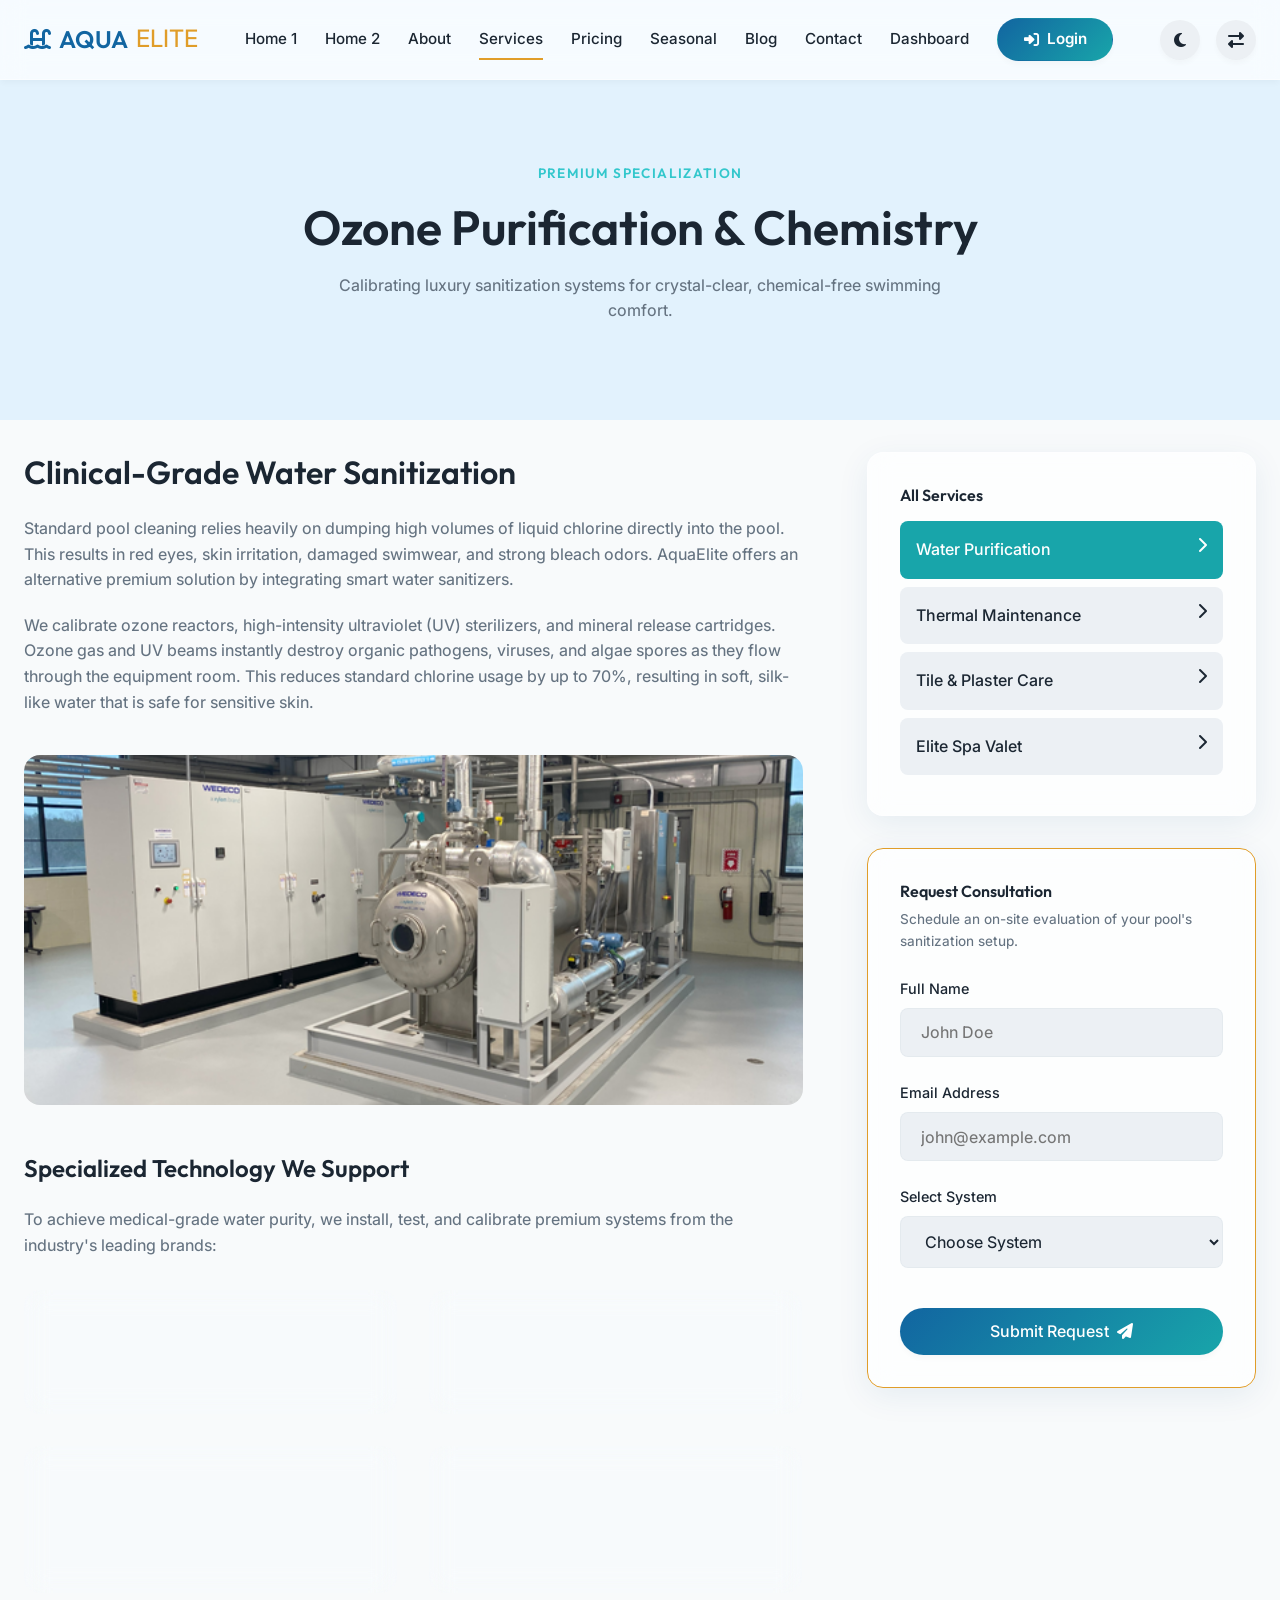
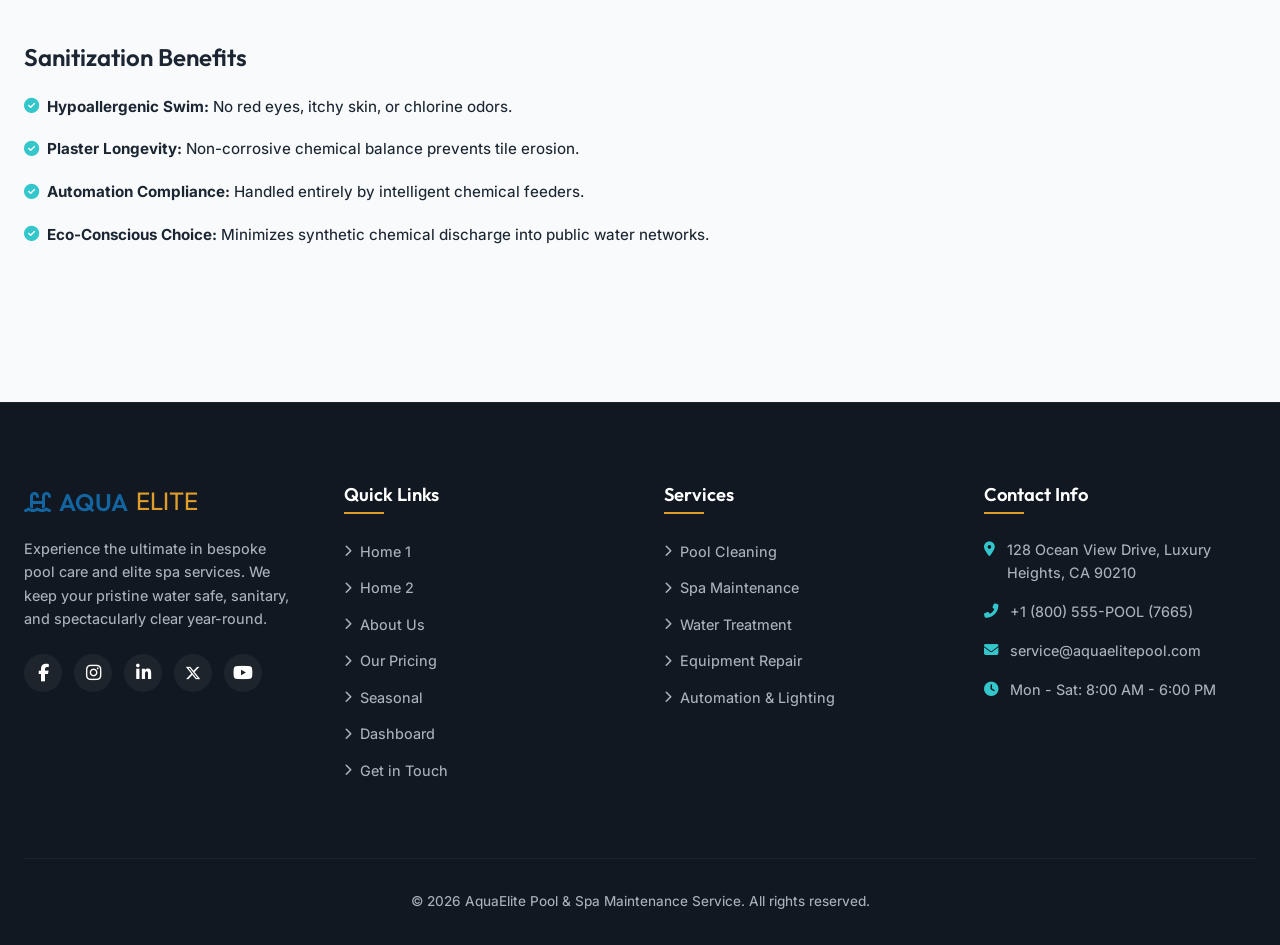
<file: services-details.html>
<!DOCTYPE html>
<html lang="en" dir="ltr" data-theme="light">
<head>
  <meta charset="UTF-8">
  <meta name="viewport" content="width=device-width, initial-scale=1.0">
  <link rel="icon" type="image/svg+xml" href="assets/images/favicon.svg">
  <meta name="description" content="AquaElite Water Purification - In-depth overview of our high-end water calibration, ozone sanitizers, and salt water conversions.">
  <title>Service Details - AquaElite Pool Care</title>
  
  <!-- CSS Stylesheets -->
  <link rel="stylesheet" href="https://cdnjs.cloudflare.com/ajax/libs/font-awesome/6.6.0/css/all.min.css">
  <link rel="stylesheet" href="assets/css/style.css">
</head>
<body>

  <!-- Sticky Header -->
  <header>
    <div class="container nav-container">
      <a href="index.html" class="logo">
        <i class="fas fa-swimming-pool"></i> AQUA<span>ELITE</span>
      </a>
      
      <nav class="nav-menu">
        <a href="index.html" class="nav-link">Home 1</a>
        <a href="home-2.html" class="nav-link">Home 2</a>
        <a href="about.html" class="nav-link">About</a>
        <a href="services.html" class="nav-link active">Services</a>
        <a href="pricing.html" class="nav-link">Pricing</a>
        <a href="seasonal-packages.html" class="nav-link">Seasonal</a>
        <a href="blog.html" class="nav-link">Blog</a>
        <a href="contact.html" class="nav-link">Contact</a>
        <a href="dashboard.html" class="nav-link">Dashboard</a>
        <a href="login.html" class="nav-link btn btn-secondary login-nav-btn"><i class="fas fa-sign-in-alt"></i> Login</a>
        
        <!-- Mobile/Tablet Toggle Buttons -->
        <div class="mobile-toggle-actions">
          <button class="toggle-btn theme-toggle" aria-label="Toggle Theme">
            <i class="fas fa-moon"></i>
          </button>
          <button class="toggle-btn rtl-toggle" aria-label="Toggle Layout Direction">
            <i class="fas fa-exchange-alt"></i>
          </button>
        </div>
      </nav>
      
      <div class="header-actions">
        <button class="toggle-btn theme-toggle" aria-label="Toggle Theme">
          <i class="fas fa-moon"></i>
        </button>
        <button class="toggle-btn rtl-toggle" aria-label="Toggle Layout Direction">
          <i class="fas fa-exchange-alt"></i>
        </button>
        <div class="hamburger">
          <span></span>
          <span></span>
          <span></span>
        </div>
      </div>
    </div>
  </header>

  <!-- Detailed Service Hero -->
  <section class="section-padding" style="background-color: var(--hero-light-blue); padding-top: 10rem; padding-bottom: 6rem; transition: background-color var(--transition-normal);">
    <div class="container text-center">
      <span class="section-tag" id="serviceTag">Premium Specialization</span>
      <h1 style="font-size: 3rem; margin-bottom: 1rem;" id="serviceTitle">Ozone Purification & Chemistry</h1>
      <p style="max-width: 650px; margin: 0 auto;" id="serviceSubtitle">Calibrating luxury sanitization systems for crystal-clear, chemical-free swimming comfort.</p>
    </div>
  </section>

  <!-- Service Details Layout (Split) -->
  <section class="section-padding" style="padding-top: 2rem;">
    <div class="container">
      <div class="service-details-layout">
        
        <!-- Main Content (Overview & Details) -->
        <div>
          <!-- 1. Service Overview -->
          <h2 style="font-size: 2rem; margin-bottom: 1.5rem;" id="overviewHeading">Clinical-Grade Water Sanitization</h2>
          <div id="overviewParagraphs">
            <p style="margin-bottom: 1.25rem;">Standard pool cleaning relies heavily on dumping high volumes of liquid chlorine directly into the pool. This results in red eyes, skin irritation, damaged swimwear, and strong bleach odors. AquaElite offers an alternative premium solution by integrating smart water sanitizers.</p>
            <p style="margin-bottom: 2.5rem;">We calibrate ozone reactors, high-intensity ultraviolet (UV) sterilizers, and mineral release cartridges. Ozone gas and UV beams instantly destroy organic pathogens, viruses, and algae spores as they flow through the equipment room. This reduces standard chlorine usage by up to 70%, resulting in soft, silk-like water that is safe for sensitive skin.</p>
          </div>
          
          <img src="assets/images/Ozone%20Water%20Purifier.png" alt="Spa Water Quality Checking" id="serviceMainImage" style="border-radius: var(--border-radius-md); margin-bottom: 3rem; width: 100%; height: 350px; object-fit: cover;">

          <!-- 2. Equipment & Technology -->
          <h3 style="font-size: 1.5rem; margin-bottom: 1.5rem;" id="techHeading">Specialized Technology We Support</h3>
          <p style="margin-bottom: 2rem;" id="techSubheading">To achieve medical-grade water purity, we install, test, and calibrate premium systems from the industry's leading brands:</p>
          
          <div class="grid-2" style="margin-bottom: 3rem;" id="techGrid">
            <div class="glass-panel" style="padding: 1.5rem;">
              <h4><i class="fas fa-sun" style="color: var(--secondary-light);"></i> UV Sterilizers</h4>
              <p style="font-size: 0.9rem; margin-top: 0.5rem;">Destroys chloramines and active protozoa that resist standard chemical sanitizers.</p>
            </div>
            <div class="glass-panel" style="padding: 1.5rem;">
              <h4><i class="fas fa-atom" style="color: var(--secondary-light);"></i> Ozone Generators</h4>
              <p style="font-size: 0.9rem; margin-top: 0.5rem;">Produces active O3 gas inside a sealed chamber, oxidizing contaminants instantly.</p>
            </div>
            <div class="glass-panel" style="padding: 1.5rem;">
              <h4><i class="fas fa-infinity" style="color: var(--secondary-light);"></i> IntelliChem Controllers</h4>
              <p style="font-size: 0.9rem; margin-top: 0.5rem;">Computes precise chemical dosages based on live ORP (oxidation-reduction potential) values.</p>
            </div>
            <div class="glass-panel" style="padding: 1.5rem;">
              <h4><i class="fas fa-shield-virus" style="color: var(--secondary-light);"></i> Mineral Sanitizers</h4>
              <p style="font-size: 0.9rem; margin-top: 0.5rem;">Releases silver and copper ions into the water stream, naturally suppressing algae growth.</p>
            </div>
          </div>

          <!-- 3. Maintenance Benefits -->
          <h3 style="font-size: 1.5rem; margin-bottom: 1.5rem;" id="benefitsHeading">Sanitization Benefits</h3>
          <ul class="package-features" style="margin-bottom: 3rem;" id="benefitsList">
            <li><i class="fas fa-check-circle"></i> <strong>Hypoallergenic Swim:</strong> No red eyes, itchy skin, or chlorine odors.</li>
            <li><i class="fas fa-check-circle"></i> <strong>Plaster Longevity:</strong> Non-corrosive chemical balance prevents tile erosion.</li>
            <li><i class="fas fa-check-circle"></i> <strong>Automation Compliance:</strong> Handled entirely by intelligent chemical feeders.</li>
            <li><i class="fas fa-check-circle"></i> <strong>Eco-Conscious Choice:</strong> Minimizes synthetic chemical discharge into public water networks.</li>
          </ul>
        </div>
        
        <!-- Sidebar Widget -->
        <div class="details-sidebar">
          <div class="glass-panel sidebar-widget">
            <h4 style="margin-bottom: 1rem;">All Services</h4>
            <ul class="sidebar-links">
              <li><a href="services-details.html?service=ozone" data-service="ozone">Water Purification <i class="fas fa-chevron-right"></i></a></li>
              <li><a href="services-details.html?service=thermal" data-service="thermal">Thermal Maintenance <i class="fas fa-chevron-right"></i></a></li>
              <li><a href="services-details.html?service=tile" data-service="tile">Tile & Plaster Care <i class="fas fa-chevron-right"></i></a></li>
              <li><a href="services-details.html?service=spa" data-service="spa">Elite Spa Valet <i class="fas fa-chevron-right"></i></a></li>
            </ul>
          </div>
          
          <!-- 4. Service Inquiry CTA Form -->
          <div class="glass-panel sidebar-widget" style="border-color: var(--accent-color);">
            <h4 style="margin-bottom: 0.5rem;">Request Consultation</h4>
            <p style="font-size: 0.85rem; margin-bottom: 1.5rem;">Schedule an on-site evaluation of your pool's sanitization setup.</p>
            
            <form class="validated-form">
              <div class="form-group">
                <label for="clientName">Full Name</label>
                <input type="text" id="clientName" class="form-control" required placeholder="John Doe">
                <span class="error-msg">Name is required.</span>
              </div>
              <div class="form-group">
                <label for="clientEmail">Email Address</label>
                <input type="email" id="clientEmail" class="form-control" required placeholder="john@example.com">
                <span class="error-msg">Enter a valid email.</span>
              </div>
              <div class="form-group">
                <label for="poolSystem">Select System</label>
                <select id="poolSystem" class="form-control" required>
                  <option value="">Choose System</option>
                  <option value="uv">UV Sanitizer</option>
                  <option value="ozone">Ozone Generator</option>
                  <option value="salt">Salt Water System</option>
                </select>
                <span class="error-msg">Select a system.</span>
              </div>
              
              <button type="submit" class="btn btn-primary" style="width: 100%; margin-top: 1rem;">Submit Request <i class="fas fa-paper-plane"></i></button>
            </form>
          </div>
        </div>
        
      </div>
    </div>
  </section>

  <!-- Footer (SAME ACROSS ALL PAGES) -->
  <footer>
    <div class="container">
      <div class="footer-grid">
        <div class="footer-brand">
          <a href="index.html" class="logo">
            <i class="fas fa-swimming-pool"></i> AQUA<span>ELITE</span>
          </a>
          <p>Experience the ultimate in bespoke pool care and elite spa services. We keep your pristine water safe, sanitary, and spectacularly clear year-round.</p>
          <div class="social-links">
            <a href="#" class="social-icon" aria-label="Facebook"><i class="fab fa-facebook-f"></i></a>
            <a href="#" class="social-icon" aria-label="Instagram"><i class="fab fa-instagram"></i></a>
            <a href="#" class="social-icon" aria-label="LinkedIn"><i class="fab fa-linkedin-in"></i></a>
            <a href="#" class="social-icon" aria-label="X"><i class="fab fa-x-twitter"></i></a>
            <a href="#" class="social-icon" aria-label="YouTube"><i class="fab fa-youtube"></i></a>
          </div>
        </div>
        
        <div class="footer-links">
          <h4>Quick Links</h4>
          <ul>
            <li><a href="index.html"><i class="fas fa-chevron-right"></i> Home 1</a></li>
            <li><a href="home-2.html"><i class="fas fa-chevron-right"></i> Home 2</a></li>
            <li><a href="about.html"><i class="fas fa-chevron-right"></i> About Us</a></li>
            <li><a href="pricing.html"><i class="fas fa-chevron-right"></i> Our Pricing</a></li>
            <li><a href="seasonal-packages.html"><i class="fas fa-chevron-right"></i> Seasonal</a></li>
            <li><a href="dashboard.html"><i class="fas fa-chevron-right"></i> Dashboard</a></li>
            <li><a href="contact.html"><i class="fas fa-chevron-right"></i> Get in Touch</a></li>
          </ul>
        </div>
        
        <div class="footer-links">
          <h4>Services</h4>
          <ul>
            <li><a href="services-details.html"><i class="fas fa-chevron-right"></i> Pool Cleaning</a></li>
            <li><a href="services-details.html"><i class="fas fa-chevron-right"></i> Spa Maintenance</a></li>
            <li><a href="services-details.html"><i class="fas fa-chevron-right"></i> Water Treatment</a></li>
            <li><a href="services-details.html"><i class="fas fa-chevron-right"></i> Equipment Repair</a></li>
            <li><a href="services-details.html"><i class="fas fa-chevron-right"></i> Automation & Lighting</a></li>
          </ul>
        </div>
        
        <div class="footer-contact">
          <h4>Contact Info</h4>
          <ul class="contact-info-list">
            <li>
              <i class="fas fa-map-marker-alt"></i>
              <span>128 Ocean View Drive, Luxury Heights, CA 90210</span>
            </li>
            <li>
              <i class="fas fa-phone-alt"></i>
              <span>+1 (800) 555-POOL (7665)</span>
            </li>
            <li>
              <i class="fas fa-envelope"></i>
              <span>service@aquaelitepool.com</span>
            </li>
            <li>
              <i class="fas fa-clock"></i>
              <span>Mon - Sat: 8:00 AM - 6:00 PM</span>
            </li>
          </ul>
        </div>
      </div>
      
      <div class="footer-bottom">
        <p>&copy; 2026 AquaElite Pool & Spa Maintenance Service. All rights reserved.</p>
      </div>
    </div>
  </footer>

  <!-- Scroll to Top -->
  <button id="scrollTopBtn" aria-label="Scroll to top"><i class="fas fa-chevron-up"></i></button>

  <!-- JavaScript Bundle -->
  <script src="assets/js/main.js"></script>
  <script>
    document.addEventListener('DOMContentLoaded', () => {
      const serviceData = {
        ozone: {
          tag: "Premium Specialization",
          title: "Ozone Purification & Chemistry",
          subtitle: "Calibrating luxury sanitization systems for crystal-clear, chemical-free swimming comfort.",
          overviewHeading: "Clinical-Grade Water Sanitization",
          paragraphs: [
            "Standard pool cleaning relies heavily on dumping high volumes of liquid chlorine directly into the pool. This results in red eyes, skin irritation, damaged swimwear, and strong bleach odors. AquaElite offers an alternative premium solution by integrating smart water sanitizers.",
            "We calibrate ozone reactors, high-intensity ultraviolet (UV) sterilizers, and mineral release cartridges. Ozone gas and UV beams instantly destroy organic pathogens, viruses, and algae spores as they flow through the equipment room. This reduces standard chlorine usage by up to 70%, resulting in soft, silk-like water that is safe for sensitive skin."
          ],
          image: "assets/images/Ozone%20Water%20Purifier.png",
          techHeading: "Specialized Technology We Support",
          techSubheading: "To achieve medical-grade water purity, we install, test, and calibrate premium systems from the industry's leading brands:",
          technologies: [
            { icon: "fas fa-sun", title: "UV Sterilizers", text: "Destroys chloramines and active protozoa that resist standard chemical sanitizers." },
            { icon: "fas fa-atom", title: "Ozone Generators", text: "Produces active O3 gas inside a sealed chamber, oxidizing contaminants instantly." },
            { icon: "fas fa-infinity", title: "IntelliChem Controllers", text: "Computes precise chemical dosages based on live ORP (oxidation-reduction potential) values." },
            { icon: "fas fa-shield-virus", title: "Mineral Sanitizers", text: "Releases silver and copper ions into the water stream, naturally suppressing algae growth." }
          ],
          benefitsHeading: "Sanitization Benefits",
          benefits: [
            { label: "Hypoallergenic Swim", desc: "No red eyes, itchy skin, or chlorine odors." },
            { label: "Plaster Longevity", desc: "Non-corrosive chemical balance prevents tile erosion." },
            { label: "Automation Compliance", desc: "Handled entirely by intelligent chemical feeders." },
            { label: "Eco-Conscious Choice", desc: "Minimizes synthetic chemical discharge into public water networks." }
          ]
        },
        thermal: {
          tag: "Thermal Engineering",
          title: "Thermal Maintenance & Heating",
          subtitle: "Keep your pool at the perfect temperature year-round with intelligent heating solutions.",
          overviewHeading: "Advanced Thermal Regulation & Climate Control",
          paragraphs: [
            "Enjoying your pool shouldn't be limited by the seasons. A properly calibrated thermal maintenance system ensures that your pool and spa remain at comfortable swimming temperatures regardless of external weather conditions, maximizing your aquatic investment.",
            "Our specialized technicians calibrate energy-efficient heat pumps, gas burners, solar collectors, and freeze prevention sensors. We systematically inspect heat exchangers, clear sensor obstructions, and set automated temperature schedules to lower operational energy costs while preventing freeze damage to your plumbing."
          ],
          image: "assets/images/Thermal%20Maintenance.png",
          techHeading: "Thermal Technologies Supported",
          techSubheading: "We specialize in installing and tuning top-tier climate controllers and heat distribution setups:",
          technologies: [
            { icon: "fas fa-fire", title: "Gas Burners", text: "Rapid heating response times ideal for attached spas and temporary winter operations." },
            { icon: "fas fa-temperature-high", title: "Smart Heat Pumps", text: "Extracts ambient air heat to maintain set pool temperatures at a fraction of standard cost." },
            { icon: "fas fa-solar-panel", title: "Solar Heating Loops", text: "Eco-friendly auxiliary collectors to preheat pool water using free solar radiation." },
            { icon: "fas fa-snowflake", title: "Freeze Sensors", text: "Automatic protection loops that cycle pumps when air temperature drops near freezing." }
          ],
          benefitsHeading: "Thermal Calibration Benefits",
          benefits: [
            { label: "Perfect Temperature", desc: "Continuous warmth matched precisely to your target swimming climate." },
            { label: "Energy Efficiency", desc: "Optimized heat pump performance to lower electricity and gas bills." },
            { label: "Freeze Prevention", desc: "Automatic triggers protect critical pump plumbing from winter damage." },
            { label: "Extended Seasons", desc: "Swim early in the spring and late into autumn without discomfort." }
          ]
        },
        tile: {
          tag: "Structural Preservation",
          title: "Tile & Plaster Care Specialist",
          subtitle: "Preserving the structural integrity and aesthetic beauty of your pool's surfaces.",
          overviewHeading: "Surface Restoration & Expansion Joint Sealing",
          paragraphs: [
            "Over time, pool surfaces are subjected to harsh chemicals, minerals, and shifting ground. Calcium scale can build up along the waterline, and expansion joints can crack or degrade. If left untreated, these minor surface imperfections can lead to significant water loss and structural decay.",
            "We provide complete pool surface restoration. This includes removing stubborn calcium scale deposits, replacing loose or cracked coping tiles, and resealing pool expansion joints with premium flexible sealants. Our treatments restore the original vibrant color of your finishes while protecting your pool shell from leaks."
          ],
          image: "assets/images/Tile%20&%20Plaster%20Care.png",
          techHeading: "Surface Care & Restoration Techniques",
          techSubheading: "We utilize specialized tooling and compounds to protect and repair your pool's hardscapes:",
          technologies: [
            { icon: "fas fa-brush", title: "Scale Blasting", text: "Eco-friendly media blasting to clear thick calcium scale without scratching delicate glass tile." },
            { icon: "fas fa-tools", title: "Coping Alignment", text: "Resetting loose perimeter stones and replacing grout lines to maintain pristine decking outlines." },
            { icon: "fas fa-water", title: "Plaster Patching", text: "Underwater curing polymers to fix minor divots and cracks without requiring a full pool drain." },
            { icon: "fas fa-fill-drip", title: "Joint Resealing", text: "Installing commercial grade self-leveling expansion sealants to lock out ground water." }
          ],
          benefitsHeading: "Surface Care Benefits",
          benefits: [
            { label: "Leak Mitigation", desc: "Prevent water loss and costly structural foundation damage." },
            { label: "Aesthetic Restoration", desc: "Remove unsightly white calcium lines and stains from tiles." },
            { label: "Structural Longevity", desc: "Keep the pool coping and surrounding deck joint flexible." },
            { label: "Algae Prevention", desc: "Seal porous cracks where black algae and bacteria tend to spawn." }
          ]
        },
        spa: {
          tag: "Hydrotherapy Wellness",
          title: "Elite Spa Valet & Care",
          subtitle: "Bespoke, white-glove hot tub and commercial spa maintenance programs.",
          overviewHeading: "Comprehensive Spa & Hot Tub Preservation",
          paragraphs: [
            "Spas run at higher temperatures and have smaller water volumes than standard swimming pools. This combination creates a rapid environment for chemical depletion, organic buildup, and filter saturation. Regular maintenance is essential to keep spa water pristine and therapeutic.",
            "Our Elite Spa Valet service provides micro-bubble jet clearance, filter cartridge chemical cleansing, mineral balancing, and complete hot tub winterizations. We use custom scale inhibitors, purge pipelines of biofilms, and ensure that skin-soothing minerals are balanced for the ultimate relaxing soak."
          ],
          image: "assets/images/Elite%20Spa%20Valet.png",
          techHeading: "Premium Spa Maintenance Protocols",
          techSubheading: "Our technicians run deep purging and balancing diagnostics during every valet appointment:",
          technologies: [
            { icon: "fas fa-wind", title: "Jet Pipeline Purging", text: "Removing organic biofilms and soap scum lines from hidden spa plumbing lines." },
            { icon: "fas fa-filter", title: "Cartridge Reconditioning", text: "High-pressure chemical bath treatments to unclog micro-fiber spa filters." },
            { icon: "fas fa-tint", title: "Mineral Stabilization", text: "Infusing precise ratios of active zinc and silver particles for skin comfort." },
            { icon: "fas fa-stopwatch", title: "Valet Inspections", text: "Verifying heater elements, pump seals, and electrical control panels on every visit." }
          ],
          benefitsHeading: "Spa Valet Benefits",
          benefits: [
            { label: "Biofilm Elimination", desc: "Clear hidden bacterial colonies inside internal spa pipes." },
            { label: "Skin-Soothing Balance", desc: "Gentle mineral concentrations that prevent skin and eye irritation." },
            { label: "Jet Performance", desc: "Unrestricted water and air flow through all hydrotherapy nozzles." },
            { label: "Winterization Security", desc: "Complete blow-outs of lines to prevent freezing during off-season." }
          ]
        }
      };

      // Get parameter from URL
      const urlParams = new URLSearchParams(window.location.search);
      const serviceParam = urlParams.get('service') || 'ozone';
      const activeService = serviceData[serviceParam] ? serviceParam : 'ozone';
      const data = serviceData[activeService];

      // Update elements
      document.getElementById('serviceTag').textContent = data.tag;
      document.getElementById('serviceTitle').textContent = data.title;
      document.getElementById('serviceSubtitle').textContent = data.subtitle;
      document.getElementById('overviewHeading').textContent = data.overviewHeading;

      // Update paragraphs
      const pContainer = document.getElementById('overviewParagraphs');
      pContainer.innerHTML = '';
      data.paragraphs.forEach((pText, idx) => {
        const p = document.createElement('p');
        p.style.marginBottom = idx === data.paragraphs.length - 1 ? '2.5rem' : '1.25rem';
        p.textContent = pText;
        pContainer.appendChild(p);
      });

      // Update image
      const mainImg = document.getElementById('serviceMainImage');
      mainImg.src = data.image;
      mainImg.alt = data.title;

      // Update technologies
      document.getElementById('techHeading').textContent = data.techHeading;
      document.getElementById('techSubheading').textContent = data.techSubheading;

      const techContainer = document.getElementById('techGrid');
      techContainer.innerHTML = '';
      data.technologies.forEach(tech => {
        const item = document.createElement('div');
        item.className = 'glass-panel';
        item.style.padding = '1.5rem';
        item.innerHTML = `
          <h4><i class="${tech.icon}" style="color: var(--secondary-light);"></i> ${tech.title}</h4>
          <p style="font-size: 0.9rem; margin-top: 0.5rem;">${tech.text}</p>
        `;
        techContainer.appendChild(item);
      });

      // Update benefits
      document.getElementById('benefitsHeading').textContent = data.benefitsHeading;
      const benefitsContainer = document.getElementById('benefitsList');
      benefitsContainer.innerHTML = '';
      data.benefits.forEach(benefit => {
        const li = document.createElement('li');
        li.innerHTML = `<i class="fas fa-check-circle"></i> <span><strong>${benefit.label}:</strong> ${benefit.desc}</span>`;
        benefitsContainer.appendChild(li);
      });

      // Update sidebar active classes
      const sidebarLinks = document.querySelectorAll('.sidebar-links a');
      sidebarLinks.forEach(link => {
        if (link.getAttribute('data-service') === activeService) {
          link.classList.add('active');
        } else {
          link.classList.remove('active');
        }
      });
    });
  </script>
</body>
</html>
</file>
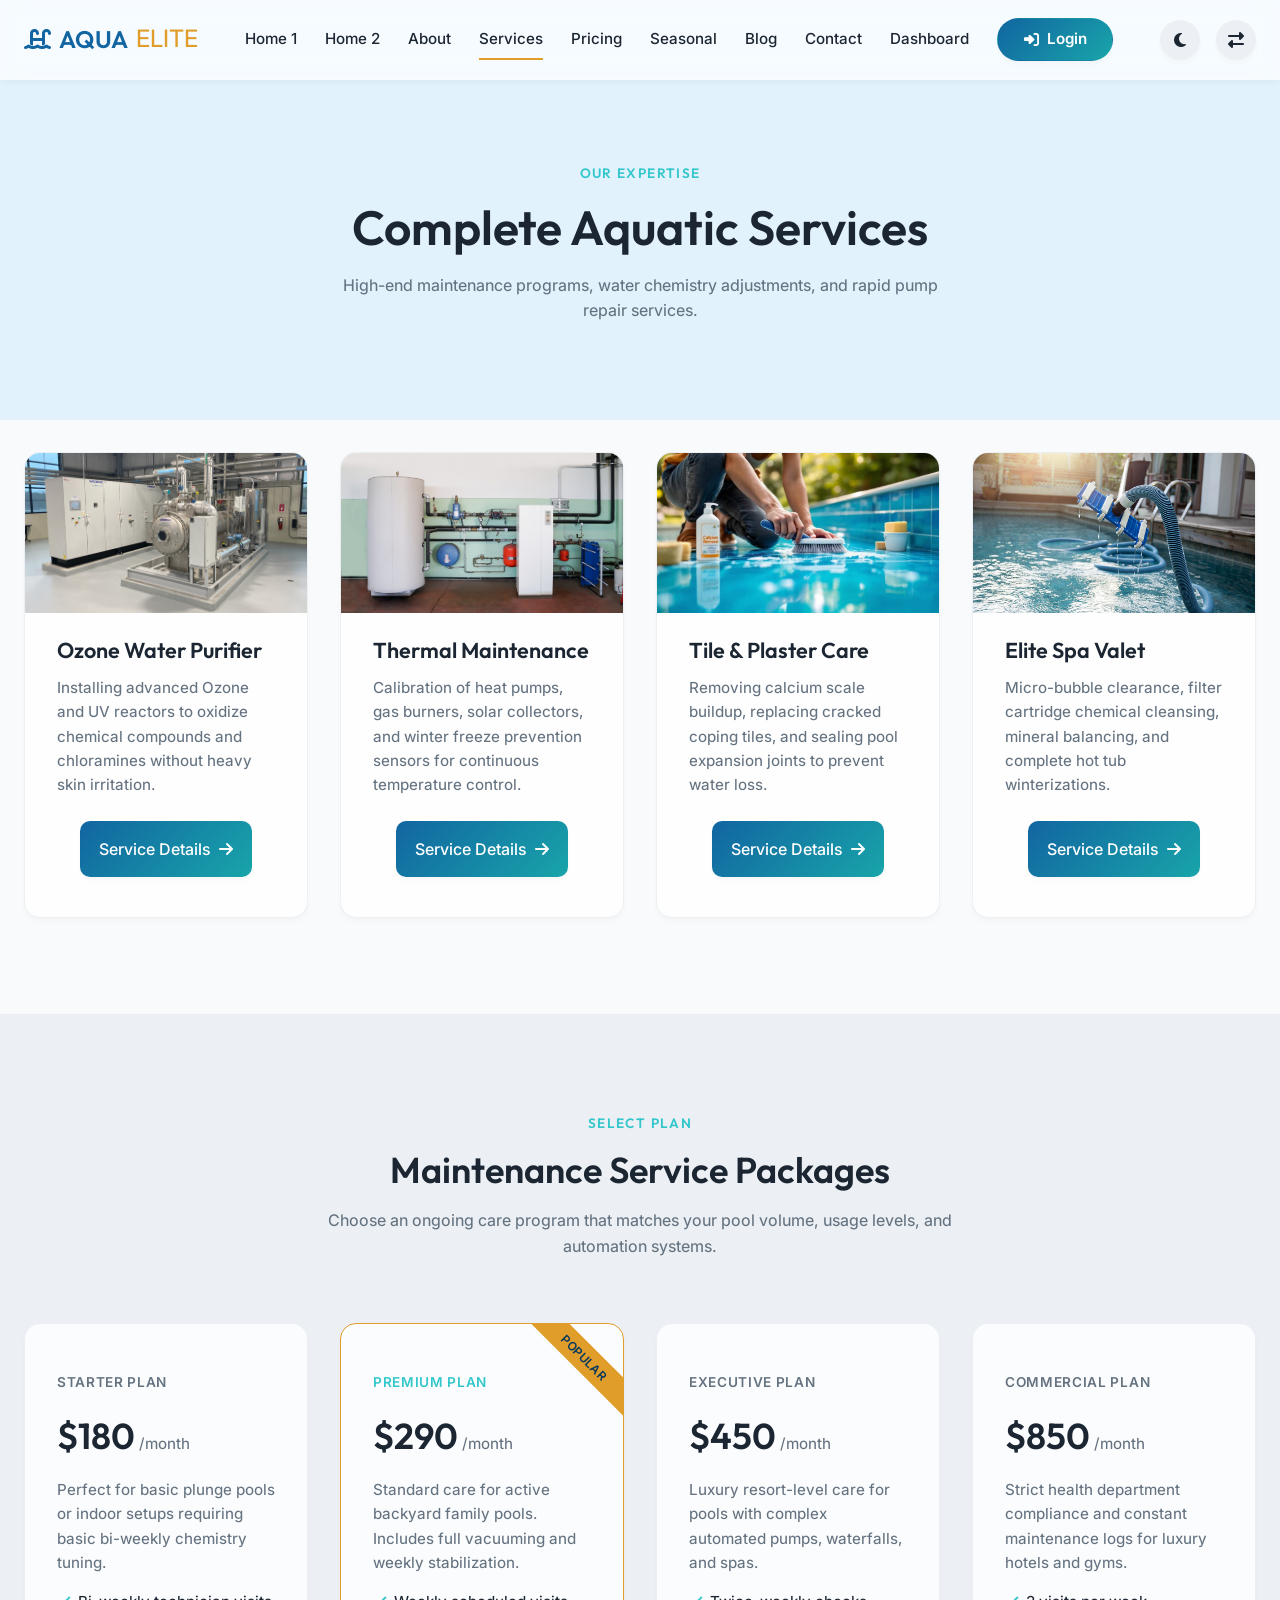
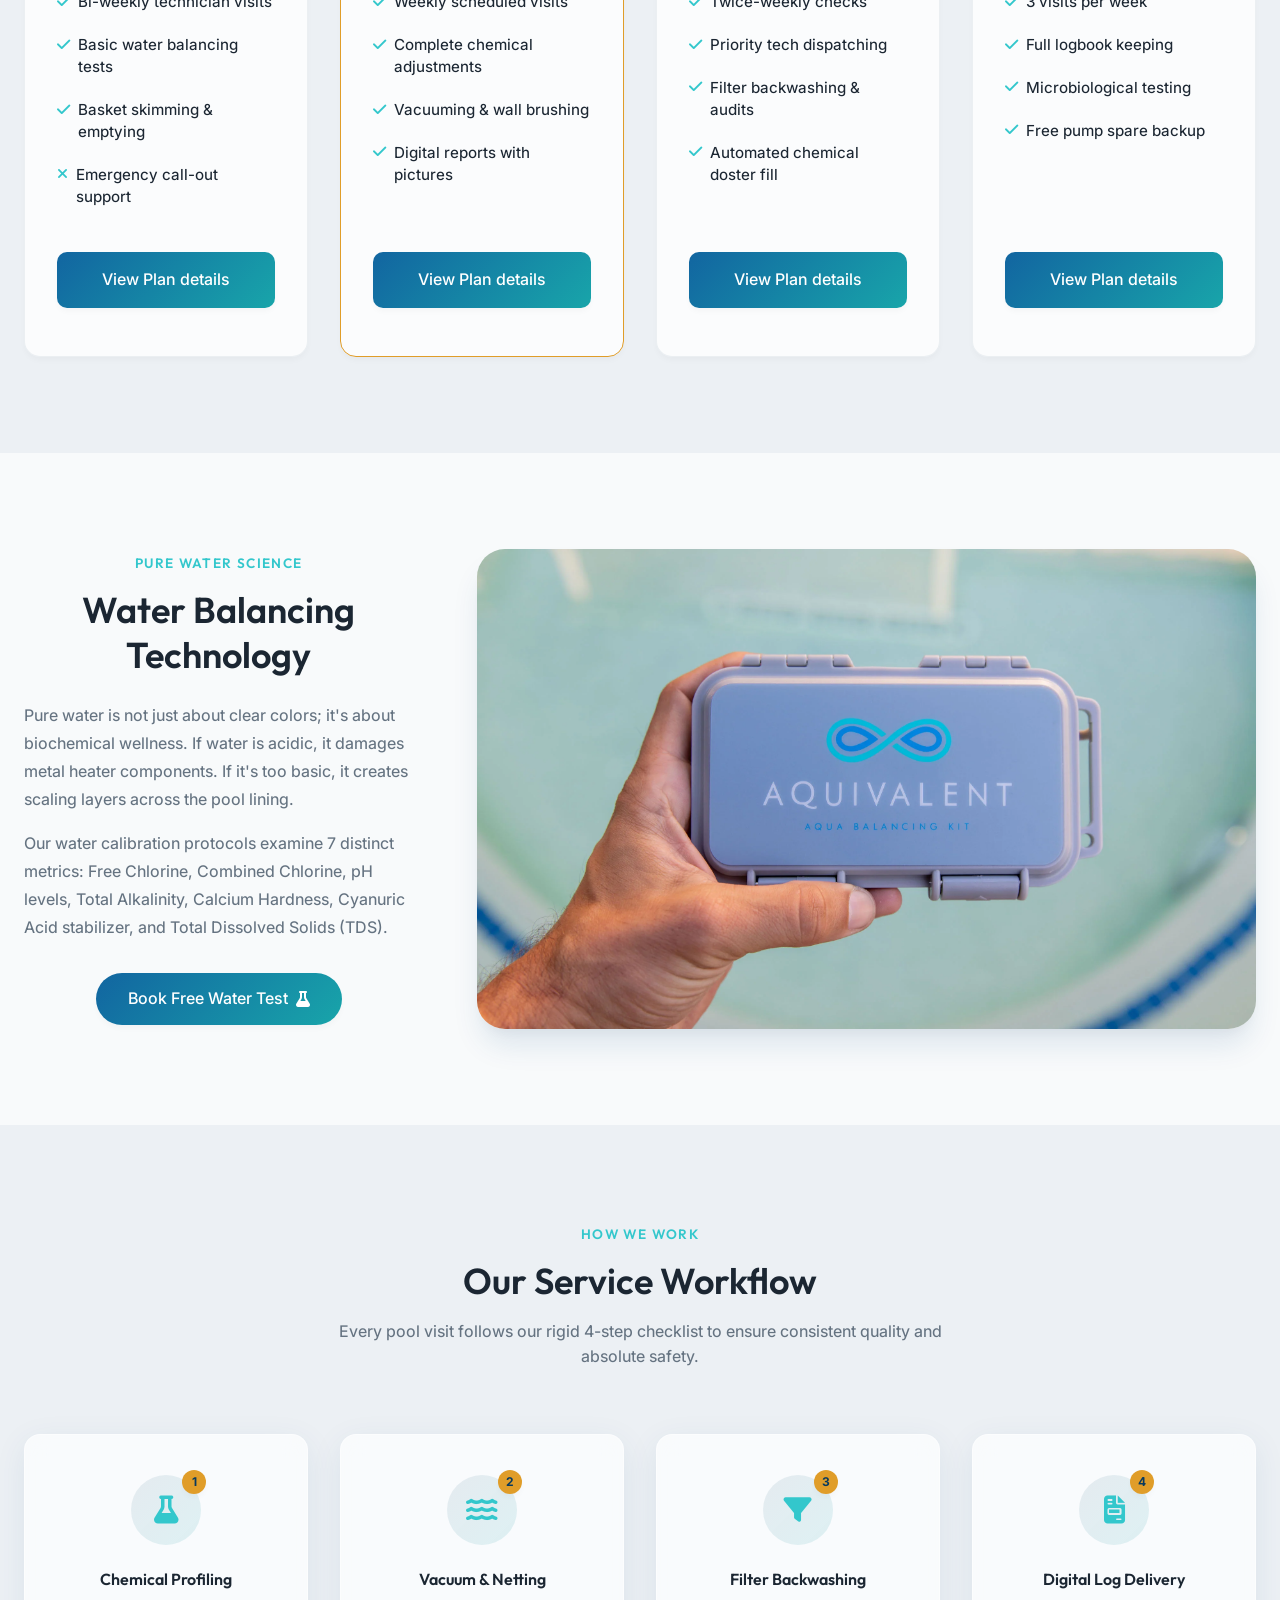
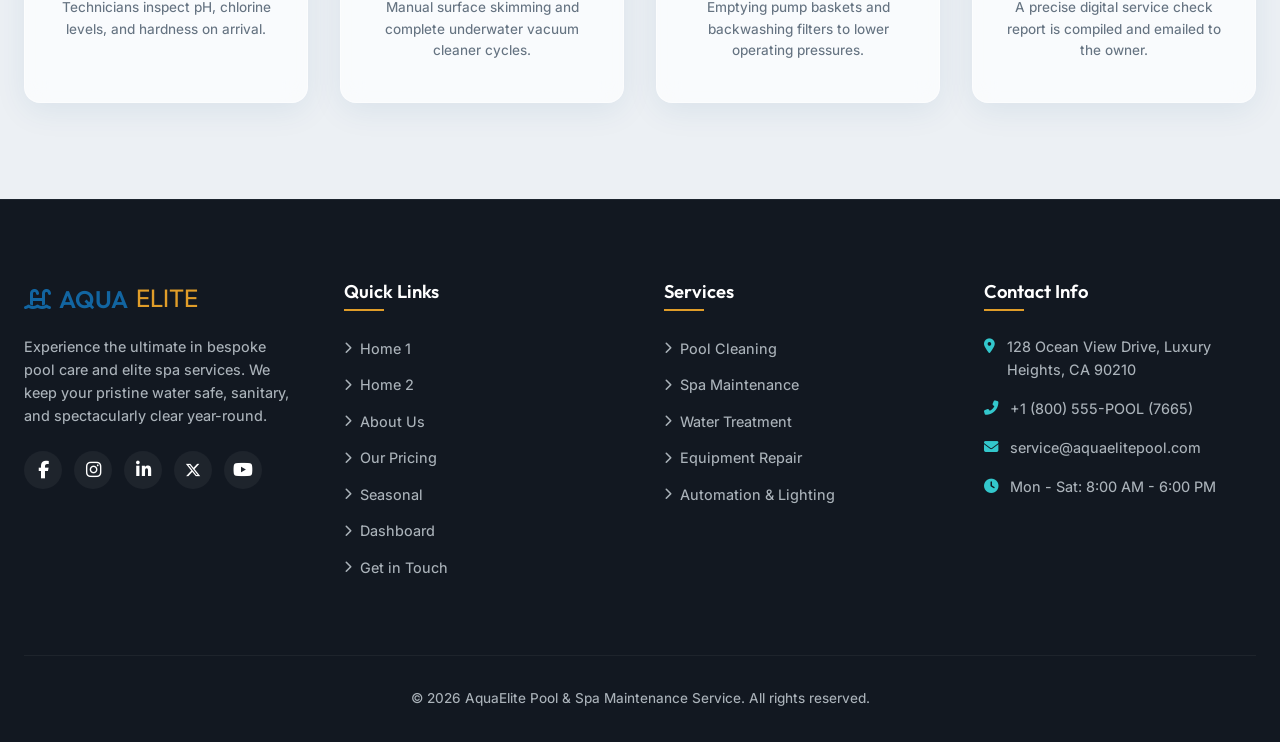
<file: services.html>
<!DOCTYPE html>
<html lang="en" dir="ltr" data-theme="light">
<head>
  <meta charset="UTF-8">
  <meta name="viewport" content="width=device-width, initial-scale=1.0">
  <link rel="icon" type="image/svg+xml" href="assets/images/favicon.svg">
  <meta name="description" content="Pool and Spa Maintenance Services - AquaElite provides complete pool servicing, water balancing, equipment repair, and premium automation.">
  <title>Services - AquaElite Pool Care</title>
  
  <!-- CSS Stylesheets -->
  <link rel="stylesheet" href="https://cdnjs.cloudflare.com/ajax/libs/font-awesome/6.6.0/css/all.min.css">
  <link rel="stylesheet" href="assets/css/style.css">
</head>
<body>

  <!-- Sticky Header -->
  <header>
    <div class="container nav-container">
      <a href="index.html" class="logo">
        <i class="fas fa-swimming-pool"></i> AQUA<span>ELITE</span>
      </a>
      
      <nav class="nav-menu">
        <a href="index.html" class="nav-link">Home 1</a>
        <a href="home-2.html" class="nav-link">Home 2</a>
        <a href="about.html" class="nav-link">About</a>
        <a href="services.html" class="nav-link active">Services</a>
        <a href="pricing.html" class="nav-link">Pricing</a>
        <a href="seasonal-packages.html" class="nav-link">Seasonal</a>
        <a href="blog.html" class="nav-link">Blog</a>
        <a href="contact.html" class="nav-link">Contact</a>
        <a href="dashboard.html" class="nav-link">Dashboard</a>
        <a href="login.html" class="nav-link btn btn-secondary login-nav-btn"><i class="fas fa-sign-in-alt"></i> Login</a>
        
        <!-- Mobile/Tablet Toggle Buttons -->
        <div class="mobile-toggle-actions">
          <button class="toggle-btn theme-toggle" aria-label="Toggle Theme">
            <i class="fas fa-moon"></i>
          </button>
          <button class="toggle-btn rtl-toggle" aria-label="Toggle Layout Direction">
            <i class="fas fa-exchange-alt"></i>
          </button>
        </div>
      </nav>
      
      <div class="header-actions">
        <button class="toggle-btn theme-toggle" aria-label="Toggle Theme">
          <i class="fas fa-moon"></i>
        </button>
        <button class="toggle-btn rtl-toggle" aria-label="Toggle Layout Direction">
          <i class="fas fa-exchange-alt"></i>
        </button>
        <div class="hamburger">
          <span></span>
          <span></span>
          <span></span>
        </div>
      </div>
    </div>
  </header>

  <!-- Services Hero -->
  <section class="section-padding" style="background-color: var(--hero-light-blue); padding-top: 10rem; padding-bottom: 6rem; transition: background-color var(--transition-normal);">
    <div class="container text-center">
      <span class="section-tag">Our Expertise</span>
      <h1 style="font-size: 3rem; margin-bottom: 1rem;">Complete Aquatic Services</h1>
      <p style="max-width: 600px; margin: 0 auto;">High-end maintenance programs, water chemistry adjustments, and rapid pump repair services.</p>
    </div>
  </section>

  <!-- 1. Complete Pool Services Grid (4 Cards) -->
  <section class="section-padding" style="padding-top: 2rem;">
    <div class="container">
      <div class="grid-4">
        <!-- Card 1 -->
        <div class="premium-card">
          <img src="assets/images/Ozone%20Water%20Purifier.png" alt="Ozone Water Purifier" style="height: 160px; object-fit: cover;">
          <h3>Ozone Water Purifier</h3>
          <p>Installing advanced Ozone and UV reactors to oxidize chemical compounds and chloramines without heavy skin irritation.</p>
          <a href="services-details.html?service=ozone" class="btn btn-secondary card-action-btn">Service Details <i class="fas fa-arrow-right"></i></a>
        </div>
        <!-- Card 2 -->
        <div class="premium-card">
          <img src="assets/images/Thermal%20Maintenance.png" alt="Thermal Maintenance" style="height: 160px; object-fit: cover;">
          <h3>Thermal Maintenance</h3>
          <p>Calibration of heat pumps, gas burners, solar collectors, and winter freeze prevention sensors for continuous temperature control.</p>
          <a href="services-details.html?service=thermal" class="btn btn-secondary card-action-btn">Service Details <i class="fas fa-arrow-right"></i></a>
        </div>
        <!-- Card 3 -->
        <div class="premium-card">
          <img src="assets/images/Tile%20&%20Plaster%20Care.png" alt="Tile & Plaster Care" style="height: 160px; object-fit: cover;">
          <h3>Tile & Plaster Care</h3>
          <p>Removing calcium scale buildup, replacing cracked coping tiles, and sealing pool expansion joints to prevent water loss.</p>
          <a href="services-details.html?service=tile" class="btn btn-secondary card-action-btn">Service Details <i class="fas fa-arrow-right"></i></a>
        </div>
        <!-- Card 4 -->
        <div class="premium-card">
          <img src="assets/images/Elite%20Spa%20Valet.png" alt="Elite Spa Valet" style="height: 160px; object-fit: cover;">
          <h3>Elite Spa Valet</h3>
          <p>Micro-bubble clearance, filter cartridge chemical cleansing, mineral balancing, and complete hot tub winterizations.</p>
          <a href="services-details.html?service=spa" class="btn btn-secondary card-action-btn">Service Details <i class="fas fa-arrow-right"></i></a>
        </div>
      </div>
    </div>
  </section>

  <!-- 2. Maintenance Packages (4 Cards) -->
  <section class="section-padding" style="background: var(--bg-secondary); transition: background var(--transition-normal);">
    <div class="container">
      <div class="section-header">
        <span class="section-tag">Select Plan</span>
        <h2 class="section-title">Maintenance Service Packages</h2>
        <p>Choose an ongoing care program that matches your pool volume, usage levels, and automation systems.</p>
      </div>
      
      <div class="grid-4">
        <!-- Package 1 -->
        <div class="premium-card package-card">
          <span style="font-size: 0.85rem; text-transform: uppercase; letter-spacing: 0.05em; font-weight: 600; color: var(--text-muted);">Starter Plan</span>
          <div class="package-price">$180<span>/month</span></div>
          <p>Perfect for basic plunge pools or indoor setups requiring basic bi-weekly chemistry tuning.</p>
          <ul class="package-features">
            <li><i class="fas fa-check"></i> Bi-weekly technician visits</li>
            <li><i class="fas fa-check"></i> Basic water balancing tests</li>
            <li><i class="fas fa-check"></i> Basket skimming & emptying</li>
            <li><i class="fas fa-times"></i> Emergency call-out support</li>
          </ul>
          <a href="pricing.html" class="btn btn-secondary card-action-btn" style="width: 100%;">View Plan details</a>
        </div>
        
        <!-- Package 2 -->
        <div class="premium-card package-card featured">
          <div class="package-badge">POPULAR</div>
          <span style="font-size: 0.85rem; text-transform: uppercase; letter-spacing: 0.05em; font-weight: 600; color: var(--secondary-light);">Premium Plan</span>
          <div class="package-price">$290<span>/month</span></div>
          <p>Standard care for active backyard family pools. Includes full vacuuming and weekly stabilization.</p>
          <ul class="package-features">
            <li><i class="fas fa-check"></i> Weekly scheduled visits</li>
            <li><i class="fas fa-check"></i> Complete chemical adjustments</li>
            <li><i class="fas fa-check"></i> Vacuuming & wall brushing</li>
            <li><i class="fas fa-check"></i> Digital reports with pictures</li>
          </ul>
          <a href="pricing.html" class="btn btn-primary card-action-btn" style="width: 100%;">View Plan details</a>
        </div>
        
        <!-- Package 3 -->
        <div class="premium-card package-card">
          <span style="font-size: 0.85rem; text-transform: uppercase; letter-spacing: 0.05em; font-weight: 600; color: var(--text-muted);">Executive Plan</span>
          <div class="package-price">$450<span>/month</span></div>
          <p>Luxury resort-level care for pools with complex automated pumps, waterfalls, and spas.</p>
          <ul class="package-features">
            <li><i class="fas fa-check"></i> Twice-weekly checks</li>
            <li><i class="fas fa-check"></i> Priority tech dispatching</li>
            <li><i class="fas fa-check"></i> Filter backwashing & audits</li>
            <li><i class="fas fa-check"></i> Automated chemical doster fill</li>
          </ul>
          <a href="pricing.html" class="btn btn-secondary card-action-btn" style="width: 100%;">View Plan details</a>
        </div>
        
        <!-- Package 4 -->
        <div class="premium-card package-card">
          <span style="font-size: 0.85rem; text-transform: uppercase; letter-spacing: 0.05em; font-weight: 600; color: var(--text-muted);">Commercial Plan</span>
          <div class="package-price">$850<span>/month</span></div>
          <p>Strict health department compliance and constant maintenance logs for luxury hotels and gyms.</p>
          <ul class="package-features">
            <li><i class="fas fa-check"></i> 3 visits per week</li>
            <li><i class="fas fa-check"></i> Full logbook keeping</li>
            <li><i class="fas fa-check"></i> Microbiological testing</li>
            <li><i class="fas fa-check"></i> Free pump spare backup</li>
          </ul>
          <a href="pricing.html" class="btn btn-secondary card-action-btn" style="width: 100%;">View Plan details</a>
        </div>
      </div>
    </div>
  </section>

  <!-- 3. Water Treatment Expertise -->
  <section class="section-padding">
    <div class="container">
      <div class="split-layout">
        <div class="split-content">
          <span class="section-tag" style="text-align: start;">Pure Water Science</span>
          <h2 style="font-size: 2.25rem; margin-bottom: 1.5rem;">Water Balancing Technology</h2>
          <p style="margin-bottom: 1rem; text-align: left;">Pure water is not just about clear colors; it's about biochemical wellness. If water is acidic, it damages metal heater components. If it's too basic, it creates scaling layers across the pool lining.</p>
          <p style="margin-bottom: 2rem; text-align: left;">Our water calibration protocols examine 7 distinct metrics: Free Chlorine, Combined Chlorine, pH levels, Total Alkalinity, Calcium Hardness, Cyanuric Acid stabilizer, and Total Dissolved Solids (TDS).</p>
          <a href="contact.html" class="btn btn-primary">Book Free Water Test <i class="fas fa-flask"></i></a>
        </div>
        <div class="split-image-container">
          <img src="assets/images/Water%20Balancing%20Technology.png" alt="Water Balancing Technology" style="object-fit: cover;">
        </div>
      </div>
    </div>
  </section>

  <!-- 4. Service Workflow -->
  <section class="section-padding" style="background: var(--bg-secondary); transition: background var(--transition-normal);">
    <div class="container">
      <div class="section-header">
        <span class="section-tag">How We Work</span>
        <h2 class="section-title">Our Service Workflow</h2>
        <p>Every pool visit follows our rigid 4-step checklist to ensure consistent quality and absolute safety.</p>
      </div>
      
      <div class="grid-4 text-center">
        <!-- Step 1 -->
        <div class="glass-panel workflow-card" style="padding: 2.5rem 1.5rem;">
          <div class="workflow-icon-wrapper">
            <i class="fas fa-flask" style="font-size: 1.75rem;"></i>
            <span class="workflow-step-badge">1</span>
          </div>
          <h4>Chemical Profiling</h4>
          <p style="font-size: 0.85rem; margin-top: 0.5rem;">Technicians inspect pH, chlorine levels, and hardness on arrival.</p>
        </div>
        <!-- Step 2 -->
        <div class="glass-panel workflow-card" style="padding: 2.5rem 1.5rem;">
          <div class="workflow-icon-wrapper">
            <i class="fas fa-water" style="font-size: 1.75rem;"></i>
            <span class="workflow-step-badge">2</span>
          </div>
          <h4>Vacuum & Netting</h4>
          <p style="font-size: 0.85rem; margin-top: 0.5rem;">Manual surface skimming and complete underwater vacuum cleaner cycles.</p>
        </div>
        <!-- Step 3 -->
        <div class="glass-panel workflow-card" style="padding: 2.5rem 1.5rem;">
          <div class="workflow-icon-wrapper">
            <i class="fas fa-filter" style="font-size: 1.75rem;"></i>
            <span class="workflow-step-badge">3</span>
          </div>
          <h4>Filter Backwashing</h4>
          <p style="font-size: 0.85rem; margin-top: 0.5rem;">Emptying pump baskets and backwashing filters to lower operating pressures.</p>
        </div>
        <!-- Step 4 -->
        <div class="glass-panel workflow-card" style="padding: 2.5rem 1.5rem;">
          <div class="workflow-icon-wrapper">
            <i class="fas fa-file-invoice" style="font-size: 1.75rem;"></i>
            <span class="workflow-step-badge">4</span>
          </div>
          <h4>Digital Log Delivery</h4>
          <p style="font-size: 0.85rem; margin-top: 0.5rem;">A precise digital service check report is compiled and emailed to the owner.</p>
        </div>
      </div>
    </div>
  </section>

  <!-- Footer (SAME ACROSS ALL PAGES) -->
  <footer>
    <div class="container">
      <div class="footer-grid">
        <div class="footer-brand">
          <a href="index.html" class="logo">
            <i class="fas fa-swimming-pool"></i> AQUA<span>ELITE</span>
          </a>
          <p>Experience the ultimate in bespoke pool care and elite spa services. We keep your pristine water safe, sanitary, and spectacularly clear year-round.</p>
          <div class="social-links">
            <a href="#" class="social-icon" aria-label="Facebook"><i class="fab fa-facebook-f"></i></a>
            <a href="#" class="social-icon" aria-label="Instagram"><i class="fab fa-instagram"></i></a>
            <a href="#" class="social-icon" aria-label="LinkedIn"><i class="fab fa-linkedin-in"></i></a>
            <a href="#" class="social-icon" aria-label="X"><i class="fab fa-x-twitter"></i></a>
            <a href="#" class="social-icon" aria-label="YouTube"><i class="fab fa-youtube"></i></a>
          </div>
        </div>
        
        <div class="footer-links">
          <h4>Quick Links</h4>
          <ul>
            <li><a href="index.html"><i class="fas fa-chevron-right"></i> Home 1</a></li>
            <li><a href="home-2.html"><i class="fas fa-chevron-right"></i> Home 2</a></li>
            <li><a href="about.html"><i class="fas fa-chevron-right"></i> About Us</a></li>
            <li><a href="pricing.html"><i class="fas fa-chevron-right"></i> Our Pricing</a></li>
            <li><a href="seasonal-packages.html"><i class="fas fa-chevron-right"></i> Seasonal</a></li>
            <li><a href="dashboard.html"><i class="fas fa-chevron-right"></i> Dashboard</a></li>
            <li><a href="contact.html"><i class="fas fa-chevron-right"></i> Get in Touch</a></li>
          </ul>
        </div>
        
        <div class="footer-links">
          <h4>Services</h4>
          <ul>
            <li><a href="services-details.html"><i class="fas fa-chevron-right"></i> Pool Cleaning</a></li>
            <li><a href="services-details.html"><i class="fas fa-chevron-right"></i> Spa Maintenance</a></li>
            <li><a href="services-details.html"><i class="fas fa-chevron-right"></i> Water Treatment</a></li>
            <li><a href="services-details.html"><i class="fas fa-chevron-right"></i> Equipment Repair</a></li>
            <li><a href="services-details.html"><i class="fas fa-chevron-right"></i> Automation & Lighting</a></li>
          </ul>
        </div>
        
        <div class="footer-contact">
          <h4>Contact Info</h4>
          <ul class="contact-info-list">
            <li>
              <i class="fas fa-map-marker-alt"></i>
              <span>128 Ocean View Drive, Luxury Heights, CA 90210</span>
            </li>
            <li>
              <i class="fas fa-phone-alt"></i>
              <span>+1 (800) 555-POOL (7665)</span>
            </li>
            <li>
              <i class="fas fa-envelope"></i>
              <span>service@aquaelitepool.com</span>
            </li>
            <li>
              <i class="fas fa-clock"></i>
              <span>Mon - Sat: 8:00 AM - 6:00 PM</span>
            </li>
          </ul>
        </div>
      </div>
      
      <div class="footer-bottom">
        <p>&copy; 2026 AquaElite Pool & Spa Maintenance Service. All rights reserved.</p>
      </div>
    </div>
  </footer>

  <!-- Scroll to Top -->
  <button id="scrollTopBtn" aria-label="Scroll to top"><i class="fas fa-chevron-up"></i></button>

  <!-- JavaScript Bundle -->
  <script src="assets/js/main.js"></script>
</body>
</html>
</file>
<file: assets/css/style.css>
/* ==========================================================================
   POOL & SPA MAINTENANCE SERVICE - PREMIUM CSS STYLESHEET
   ========================================================================== */

@import url('https://fonts.googleapis.com/css2?family=Inter:wght@400;500&family=Outfit:wght@400;500;600&display=swap');

/* --- Theme Variables --- */
:root {
  /* Color Palette (Luxury Teal & Deep Navy & Warm Gold) */
  --primary-hue: 205;
  --secondary-hue: 182;
  --accent-hue: 38;

  --primary-color: hsl(var(--primary-hue), 85%, 20%);
  --primary-light: hsl(var(--primary-hue), 80%, 35%);
  --primary-rgb: 8, 47, 73;

  --secondary-color: hsl(var(--secondary-hue), 75%, 38%);
  --secondary-light: hsl(var(--secondary-hue), 60%, 50%);

  --accent-color: hsl(var(--accent-hue), 75%, 52%);
  --accent-light: hsl(var(--accent-hue), 80%, 65%);
  --accent-rgb: 217, 137, 24;

  /* Neutral Colors */
  --bg-color: hsl(210, 30%, 98%);
  --bg-secondary: hsl(210, 25%, 94%);
  --hero-light-blue: hsl(205, 90%, 94%);
  --card-bg: hsla(210, 30%, 100%, 0.8);
  --text-color: hsl(210, 30%, 15%);
  --text-muted: hsl(210, 12%, 45%);
  --border-color: hsla(210, 20%, 90%, 0.6);

  /* Glassmorphism */
  --glass-bg: rgba(255, 255, 255, 0.7);
  --glass-border: rgba(255, 255, 255, 0.4);
  --glass-shadow: 0 8px 32px 0 rgba(15, 76, 129, 0.08);

  /* Shadows */
  --shadow-sm: 0 4px 6px -1px rgba(0, 0, 0, 0.03);
  --shadow-md: 0 10px 20px -3px rgba(0, 0, 0, 0.06), 0 4px 6px -2px rgba(0, 0, 0, 0.02);
  --shadow-lg: 0 20px 30px -5px rgba(15, 76, 129, 0.12), 0 8px 12px -5px rgba(0, 0, 0, 0.04);
  --shadow-accent: 0 8px 20px -4px rgba(var(--accent-rgb), 0.3);

  /* Layout Dimensions */
  --header-height: 80px;
  --border-radius-sm: 8px;
  --border-radius-md: 16px;
  --border-radius-lg: 28px;

  /* Fonts */
  --font-heading: 'Outfit', sans-serif;
  --font-body: 'Inter', sans-serif;

  /* Transitions */
  --transition-fast: 0.2s ease;
  --transition-normal: 0.35s cubic-bezier(0.4, 0, 0.2, 1);
  --transition-slow: 0.6s cubic-bezier(0.4, 0, 0.2, 1);

  /* Layout directions (custom logical helpers) */
  --dir-transform-arrow: scaleX(1);
}

/* --- Dark Mode Overrides --- */
[data-theme="dark"] {
  --bg-color: hsl(215, 30%, 8%);
  --bg-secondary: hsl(215, 25%, 12%);
  --card-bg: hsla(215, 30%, 13%, 0.85);
  --text-color: hsl(210, 20%, 93%);
  --text-muted: hsl(210, 10%, 68%);
  --border-color: hsla(215, 20%, 20%, 0.5);
  --hero-light-blue: hsl(205, 45%, 15%);

  --glass-bg: rgba(15, 23, 42, 0.65);
  --glass-border: rgba(255, 255, 255, 0.08);
  --glass-shadow: 0 8px 32px 0 rgba(0, 0, 0, 0.3);

  --shadow-sm: 0 4px 6px -1px rgba(0, 0, 0, 0.2);
  --shadow-md: 0 10px 20px -3px rgba(0, 0, 0, 0.35);
  --shadow-lg: 0 20px 30px -5px rgba(0, 0, 0, 0.5);

  --primary-light: hsl(var(--primary-hue), 70%, 45%);
}

/* --- RTL Configuration Overrides --- */
[dir="rtl"] {
  --dir-transform-arrow: scaleX(-1);
}

/* --- CSS Reset & Base Styles --- */
*,
*::before,
*::after {
  box-sizing: border-box;
  margin: 0;
  padding: 0;
}

html {
  scroll-behavior: smooth;
  font-size: 16px;
  -webkit-text-size-adjust: 100%;
  overflow-x: hidden;
}

body {
  font-family: var(--font-body);
  font-weight: 400;
  background-color: var(--bg-color);
  color: var(--text-color);
  line-height: 1.6;
  overflow-x: hidden;
  transition: background-color var(--transition-normal), color var(--transition-normal);
}

h1,
h2,
h3,
h4,
h5,
h6 {
  font-family: var(--font-heading);
  font-weight: 600;
  /* Max 600 */
  line-height: 1.25;
  color: var(--text-color);
  transition: color var(--transition-normal);
}

p,
span,
li,
label,
input,
textarea,
select {
  font-family: var(--font-body);
  font-weight: 450;
  /* Between 400-550 */
}

p {
  color: var(--text-muted);
}

a {
  text-decoration: none;
  color: inherit;
  transition: color var(--transition-fast), background var(--transition-fast);
}

img {
  max-width: 100%;
  height: auto;
  display: block;
  object-fit: cover;
}

ul,
ol {
  list-style: none;
}

button,
input,
select,
textarea {
  font-family: inherit;
  font-size: inherit;
  background: none;
  border: none;
  outline: none;
}

/* --- Utility Classes --- */
.container {
  width: 100%;
  max-width: 1280px;
  margin: 0 auto;
  padding: 0 1.5rem;
}

.section-padding {
  padding: 6rem 0;
}

@media (max-width: 768px) {
  .section-padding {
    padding: 4rem 0;
  }
}

.text-center {
  text-align: center;
}

.text-start {
  text-align: start;
}

.text-end {
  text-align: end;
}

/* Grid systems */
.grid-2 {
  display: grid;
  grid-template-columns: repeat(auto-fit, minmax(300px, 1fr));
  gap: 2rem;
}

.grid-3 {
  display: grid;
  grid-template-columns: repeat(auto-fit, minmax(280px, 1fr));
  gap: 2rem;
}

.grid-4 {
  display: grid;
  grid-template-columns: repeat(auto-fit, minmax(240px, 1fr));
  gap: 2rem;
}

@media (min-width: 992px) {
  .grid-4 {
    grid-template-columns: repeat(4, 1fr);
  }

  .grid-3 {
    grid-template-columns: repeat(3, 1fr);
  }

  .grid-2 {
    grid-template-columns: repeat(2, 1fr);
  }
}

@media (max-width: 576px) {

  .grid-2,
  .grid-3,
  .grid-4 {
    grid-template-columns: 1fr;
  }
}


/* --- Glassmorphism & Cards --- */
.glass-panel {
  background: var(--glass-bg);
  backdrop-filter: blur(12px) saturate(180%);
  -webkit-backdrop-filter: blur(12px) saturate(180%);
  border: 1px solid var(--glass-border);
  box-shadow: var(--glass-shadow);
  border-radius: var(--border-radius-md);
  transition: background var(--transition-normal), border var(--transition-normal), box-shadow var(--transition-normal), transform var(--transition-normal);
}

.glass-panel:hover {
  transform: translateY(-6px);
  box-shadow: 0 20px 40px rgba(0, 0, 0, 0.18);
  border-color: var(--secondary-light);
}

.premium-card {
  background: var(--card-bg);
  border: 1px solid var(--border-color);
  border-radius: var(--border-radius-md);
  box-shadow: var(--shadow-sm);
  padding: 2.5rem 2rem;
  transition: transform var(--transition-normal), box-shadow var(--transition-normal), border var(--transition-normal), background var(--transition-normal);
  display: flex;
  flex-direction: column;
  height: 100%;
  overflow: hidden;
}

.premium-card:hover {
  transform: translateY(-8px);
  box-shadow: var(--shadow-lg);
  border-color: var(--secondary-light);
}

.premium-card img {
  width: calc(100% + 4rem);
  margin: -2.5rem -2rem 1.5rem -2rem;
  max-width: none;
  height: 220px;
  object-fit: cover;
}

.premium-card h3 {
  font-size: 1.35rem;
  margin-bottom: 0.75rem;
}

.premium-card p {
  font-size: 0.95rem;
  margin-bottom: 1.5rem;
  flex-grow: 1;
}

.card-action-btn {
  margin-top: auto;
  align-self: center;
  min-height: 56px;
  padding: 0.6rem 1.2rem !important;
  display: inline-flex;
  align-items: center;
  justify-content: center;
  gap: 0.5rem;
  /* Rectangle shape — override pill radius from .btn */
  border-radius: 10px !important;
  /* Override secondary → use primary gradient */
  background: linear-gradient(135deg, var(--primary-light), var(--secondary-color)) !important;
  color: #fff !important;
  border: none !important;
  box-shadow: var(--shadow-sm) !important;
}

.card-action-btn:hover {
  background: linear-gradient(135deg, var(--primary-color), var(--secondary-light)) !important;
  color: #fff !important;
  transform: translateY(-2px);
  box-shadow: var(--shadow-md) !important;
}

[dir="rtl"] .card-action-btn {
  align-self: center;
}

/* Package feature list — used on seasonal-packages page */
.package-features {
  list-style: none;
  padding: 0;
  margin: 0 0 1.5rem 0;
  flex-grow: 1;
  display: flex;
  flex-direction: column;
  gap: 0.55rem;
}

.package-features li {
  display: flex;
  align-items: flex-start;
  gap: 0.5rem;
  font-size: 0.9rem;
  line-height: 1.45;
}

.package-features li i {
  flex-shrink: 0;
  margin-top: 0.15rem;
}

/* When a card has a feature list, don't let the description p grow — let the ul grow instead */
.premium-card:has(.package-features) p {
  flex-grow: 0;
  margin-bottom: 1rem;
}

/* Seasonal Page Custom Badges */
.badge-season {
  display: inline-block;
  align-self: flex-start;
  padding: 0.35rem 0.85rem;
  border-radius: 50px;
  font-size: 0.72rem;
  font-weight: 600;
  text-transform: uppercase;
  letter-spacing: 0.05em;
  margin-bottom: 0.75rem;
  width: fit-content;
}

.badge-season.spring {
  background: rgba(16, 185, 129, 0.1);
  color: #10b981;
  border: 1px solid rgba(16, 185, 129, 0.2);
}

.badge-season.summer {
  background: rgba(245, 158, 11, 0.1);
  color: #f59e0b;
  border: 1px solid rgba(245, 158, 11, 0.2);
}

.badge-season.autumn {
  background: rgba(239, 125, 11, 0.1);
  color: #ef7d0b;
  border: 1px solid rgba(239, 125, 11, 0.2);
}

.badge-season.winter {
  background: rgba(59, 130, 246, 0.1);
  color: #3b82f6;
  border: 1px solid rgba(59, 130, 246, 0.2);
}

/* Dark mode theme color support for badges */
[data-theme="dark"] .badge-season.spring {
  background: rgba(16, 185, 129, 0.2);
  color: #34d399;
}

[data-theme="dark"] .badge-season.summer {
  background: rgba(245, 158, 11, 0.2);
  color: #fbbf24;
}

[data-theme="dark"] .badge-season.autumn {
  background: rgba(239, 125, 11, 0.2);
  color: #fb923c;
}

[data-theme="dark"] .badge-season.winter {
  background: rgba(59, 130, 246, 0.2);
  color: #60a5fa;
}

/* Price Styling for package cards */
.package-price {
  font-size: 1.85rem;
  font-weight: 700;
  font-family: var(--font-heading);
  margin-bottom: 1.25rem;
  color: var(--text-color);
  display: flex;
  align-items: baseline;
  gap: 0.25rem;
  line-height: 1;
}

.package-price .price-unit {
  font-size: 0.9rem;
  color: var(--text-muted);
  font-weight: 450;
}

/* Smooth Image Hover-scale for all premium cards */
.premium-card img {
  transition: transform var(--transition-normal);
}

.premium-card:hover img {
  transform: scale(1.05);
}

/* Detailed Inclusions Section Styles */
.inclusions-column {
  background: var(--card-bg);
  border: 1px solid var(--border-color);
  border-radius: var(--border-radius-md);
  padding: 2.25rem 2rem;
  box-shadow: var(--shadow-sm);
  display: flex;
  flex-direction: column;
  height: 100%;
  transition: transform var(--transition-normal), box-shadow var(--transition-normal);
}

.inclusions-column:hover {
  transform: translateY(-5px);
  box-shadow: var(--shadow-md);
}

.inclusions-header {
  display: flex;
  align-items: center;
  gap: 0.75rem;
  margin-bottom: 1.5rem;
  padding-bottom: 1rem;
  border-bottom: 1px solid var(--border-color);
}

.inclusions-header i {
  font-size: 1.2rem;
  padding: 0.65rem;
  border-radius: var(--border-radius-sm);
  display: inline-flex;
  align-items: center;
  justify-content: center;
}

.inclusions-header.spring i {
  background: rgba(16, 185, 129, 0.1);
  color: #10b981;
}

.inclusions-header.summer i {
  background: rgba(245, 158, 11, 0.1);
  color: #f59e0b;
}

.inclusions-header.autumn i {
  background: rgba(239, 125, 11, 0.1);
  color: #ef7d0b;
}

.inclusions-header.winter i {
  background: rgba(59, 130, 246, 0.1);
  color: #3b82f6;
}

.inclusions-header h4 {
  font-size: 1.2rem;
  font-weight: 600;
  margin: 0;
  font-family: var(--font-heading);
  color: var(--text-color);
}

.inclusions-list {
  list-style: none;
  padding: 0;
  margin: 0;
  display: flex;
  flex-direction: column;
  gap: 0.85rem;
}

.inclusions-list li {
  display: flex;
  align-items: flex-start;
  gap: 0.75rem;
  font-size: 0.95rem;
  color: var(--text-color);
  line-height: 1.45;
}

.inclusions-list li i {
  color: var(--secondary-light);
  font-size: 0.95rem;
  margin-top: 0.2rem;
  flex-shrink: 0;
}

/* --- Buttons --- */
.btn {
  display: inline-flex;
  align-items: center;
  justify-content: center;
  padding: 0.85rem 2rem;
  font-weight: 500;
  border-radius: 50px;
  cursor: pointer;
  transition: all var(--transition-fast);
  text-align: center;
  gap: 0.5rem;
}

.btn-primary {
  background: linear-gradient(135deg, var(--primary-light), var(--secondary-color));
  color: #fff;
  box-shadow: var(--shadow-sm);
}

.btn-primary:hover {
  background: linear-gradient(135deg, var(--primary-color), var(--secondary-light));
  transform: translateY(-2px);
  box-shadow: var(--shadow-md);
  color: #fff;
}

.btn-secondary {
  background: transparent;
  color: var(--text-color);
  border: 1px solid var(--border-color);
}

.btn-secondary:hover {
  background: var(--bg-secondary);
  border-color: var(--text-muted);
  color: var(--text-color);
}

.btn-accent {
  background: linear-gradient(135deg, var(--accent-color), var(--accent-light));
  color: var(--primary-color);
  font-weight: 600;
  box-shadow: var(--shadow-accent);
}

.btn-accent:hover {
  transform: translateY(-2px);
  box-shadow: 0 12px 24px -4px rgba(var(--accent-rgb), 0.45);
  color: var(--primary-color);
}

/* Hero section buttons — keep white text visible on hover */
.hero-content .btn-secondary:hover,
.hero-h2-content .btn-secondary:hover {
  background: rgba(255, 255, 255, 0.15);
  border-color: rgba(255, 255, 255, 0.6);
  color: #ffffff !important;
}

.hero-content .btn-accent:hover,
.hero-h2-content .btn-accent:hover {
  color: var(--primary-color) !important;
}

/* --- Header & Sticky Navbar --- */
header {
  position: fixed;
  top: 0;
  left: 0;
  width: 100%;
  z-index: 1000;
  height: var(--header-height);
  display: flex;
  align-items: center;
  background: var(--glass-bg);
  backdrop-filter: blur(12px);
  -webkit-backdrop-filter: blur(12px);
  border-bottom: 1px solid var(--glass-border);
  box-shadow: var(--shadow-sm);
  transition: height var(--transition-fast), background var(--transition-normal), border var(--transition-normal), box-shadow var(--transition-normal);
}

header.sticky {
  height: 70px;
}

.login-nav-btn {
  background: linear-gradient(135deg, var(--primary-light), var(--secondary-color)) !important;
  border: 1px solid transparent !important;
  color: #ffffff !important;
  border-radius: 50px !important;
  padding: 0.55rem 1.6rem !important;
  font-weight: 600 !important;
  display: inline-flex !important;
  align-items: center !important;
  justify-content: center !important;
  gap: 0.5rem !important;
  box-shadow: var(--shadow-sm) !important;
  transition: all var(--transition-fast) !important;
}

[data-theme="dark"] .login-nav-btn {
  background: linear-gradient(135deg, var(--primary-light), var(--secondary-color)) !important;
  color: #ffffff !important;
  border-color: transparent !important;
}

.login-nav-btn:hover {
  background: linear-gradient(135deg, var(--primary-color), var(--secondary-light)) !important;
  color: #ffffff !important;
  box-shadow: var(--shadow-md) !important;
  transform: translateY(-2px);
}

.login-nav-btn i {
  font-size: 0.95rem;
}


.nav-container {
  display: flex;
  align-items: center;
  justify-content: space-between;
  width: 100%;
}

.logo {
  font-family: var(--font-heading);
  font-weight: 600;
  font-size: 1.5rem;
  color: var(--primary-light);
  display: flex;
  align-items: center;
  gap: 0.5rem;
}

.logo span {
  color: var(--accent-color);
}

/* Nav Menu */
.nav-menu {
  display: flex;
  align-items: center;
  gap: 1.75rem;
}

.nav-link {
  font-weight: 500;
  font-size: 0.95rem;
  color: var(--text-color);
  padding: 0.5rem 0;
  position: relative;
}

.nav-link::after {
  content: '';
  position: absolute;
  bottom: 0;
  left: 0;
  width: 0;
  height: 2px;
  background: var(--accent-color);
  transition: width var(--transition-fast);
}

[dir="rtl"] .nav-link::after {
  left: auto;
  right: 0;
}

.nav-link:hover::after,
.nav-link.active::after {
  width: 100%;
}

/* No underline on Login button (nav-link that is also a btn) */
.nav-link.btn::after,
.nav-link.btn:hover::after {
  display: none;
}

/* Header Action Controls */
.header-actions {
  display: flex;
  align-items: center;
  gap: 1rem;
}

.toggle-btn {
  background: var(--bg-secondary);
  color: var(--text-color);
  border-radius: 50%;
  width: 40px;
  height: 40px;
  display: flex;
  align-items: center;
  justify-content: center;
  cursor: pointer;
  box-shadow: var(--shadow-sm);
  transition: all var(--transition-fast);
}

.toggle-btn:hover {
  background: var(--border-color);
  transform: scale(1.05);
}

/* Mobile Toggle Hamburger */
.hamburger {
  display: none;
  flex-direction: column;
  justify-content: space-between;
  width: 24px;
  height: 18px;
  cursor: pointer;
  z-index: 1100;
}

.hamburger span {
  display: block;
  height: 2px;
  width: 100%;
  background: var(--text-color);
  border-radius: 2px;
  transition: all var(--transition-fast);
}

.mobile-toggle-actions {
  display: none;
}

@media (max-width: 1024px) {
  .hamburger {
    display: flex;
  }

  .nav-menu {
    position: fixed;
    top: 0;
    right: -100%;
    width: 280px;
    height: 100vh;
    background: #ffffff !important;
    backdrop-filter: blur(20px);
    -webkit-backdrop-filter: blur(20px);
    flex-direction: column;
    justify-content: flex-start;
    padding: 4.5rem 1.5rem 1.5rem;
    gap: 0.45rem;
    box-shadow: var(--shadow-lg);
    transition: right var(--transition-normal);
    z-index: 1050;
    overflow-y: auto;
  }

  [data-theme="dark"] .nav-menu {
    background: var(--bg-secondary) !important;
  }

  [dir="rtl"] .nav-menu {
    right: auto;
    left: -100%;
    transition: left var(--transition-normal);
  }

  .nav-menu.active {
    right: 0;
  }

  [dir="rtl"] .nav-menu.active {
    left: 0;
    right: auto;
  }

  .hamburger.active span:nth-child(1) {
    transform: translateY(8px) rotate(45deg);
  }

  .hamburger.active span:nth-child(2) {
    opacity: 0;
  }

  .hamburger.active span:nth-child(3) {
    transform: translateY(-8px) rotate(-45deg);
  }

  .header-actions .theme-toggle,
  .header-actions .rtl-toggle {
    display: none;
  }

  .mobile-toggle-actions {
    display: flex;
    align-items: center;
    justify-content: center;
    gap: 1rem;
    margin-top: 0.5rem;
    padding-top: 0.75rem;
    border-top: 1px solid var(--border-color);
    width: 100%;
  }

  .nav-menu .nav-link:not(.btn) {
    color: var(--text-color) !important;
    display: block;
    width: 100%;
    text-align: center;
    padding: 0.45rem 1rem;
    font-size: 1rem;
    font-weight: 500;
    transition: color var(--transition-fast), background-color var(--transition-fast);
  }

  .nav-menu .nav-link:not(.btn)::after {
    display: none !important;
  }

  .nav-menu .nav-link:not(.btn):hover,
  .nav-menu .nav-link:not(.btn).active {
    color: var(--secondary-light) !important;
    background-color: var(--bg-secondary);
    border-radius: var(--border-radius-sm);
  }

  .nav-menu .login-nav-btn {
    width: 100%;
    margin-top: 0.25rem;
    padding: 0.5rem 1.25rem !important;
  }

  .hamburger span {
    background: var(--text-color) !important;
  }
}

/* --- Section Headers --- */
.section-header {
  max-width: 650px;
  margin: 0 auto 4rem;
  text-align: center;
}

.section-tag {
  display: inline-block;
  font-family: var(--font-heading);
  font-size: 0.85rem;
  font-weight: 600;
  letter-spacing: 0.1em;
  text-transform: uppercase;
  color: var(--secondary-light);
  margin-bottom: 0.75rem;
}

.section-title {
  font-size: 2.25rem;
  margin-bottom: 1rem;
}

@media (max-width: 768px) {
  .section-title {
    font-size: 1.85rem;
  }
}

/* --- Footer (SAME ACROSS ALL PAGES) --- */
footer {
  background: hsl(215, 30%, 10%);
  color: hsl(210, 15%, 85%);
  padding: 5rem 0 2rem;
  border-top: 1px solid hsla(210, 20%, 20%, 0.5);
  font-size: 0.9rem;
}

footer h4 {
  color: #fff;
  font-size: 1.15rem;
  margin-bottom: 1.5rem;
  position: relative;
  padding-bottom: 0.5rem;
}

footer h4::after {
  content: '';
  position: absolute;
  bottom: 0;
  left: 0;
  width: 40px;
  height: 2px;
  background: var(--accent-color);
}

[dir="rtl"] footer h4::after {
  left: auto;
  right: 0;
}

footer p {
  color: hsl(210, 10%, 70%);
}

.footer-grid {
  display: grid;
  grid-template-columns: repeat(auto-fit, minmax(220px, 1fr));
  gap: 3rem;
  margin-bottom: 4rem;
}

.footer-brand .logo {
  margin-bottom: 1rem;
  color: var(--primary-light);
}

.footer-brand p {
  margin-bottom: 1.5rem;
  line-height: 1.6;
}

.social-links {
  display: flex;
  gap: 0.75rem;
  flex-wrap: wrap;
}

.social-icon {
  width: 38px;
  height: 38px;
  background: rgba(255, 255, 255, 0.05);
  color: #fff;
  border-radius: 50%;
  display: flex;
  align-items: center;
  justify-content: center;
  transition: all var(--transition-fast);
}

.social-icon i {
  display: flex;
  align-items: center;
  justify-content: center;
  width: 100%;
  height: 100%;
  font-size: 1.1rem;
}

.social-icon .fa-x-twitter {
  font-size: 1rem;
}

.social-icon:hover {
  background: var(--accent-color);
  color: var(--primary-color);
  transform: translateY(-3px);
}

.footer-links li {
  margin-bottom: 0.75rem;
}

.footer-links a {
  color: hsl(210, 10%, 70%);
  display: inline-flex;
  align-items: center;
  gap: 0.5rem;
  transition: color var(--transition-fast);
}

.footer-links a:hover {
  color: var(--accent-color);
}

.footer-links a i {
  font-size: 0.75rem;
  transform: var(--dir-transform-arrow);
}

.contact-info-list li {
  display: flex;
  gap: 0.75rem;
  margin-bottom: 1rem;
  color: hsl(210, 10%, 70%);
}

.contact-info-list i {
  color: var(--secondary-light);
  margin-top: 0.25rem;
}

.newsletter-form {
  display: flex;
  margin-top: 1rem;
  border-radius: 30px;
  overflow: hidden;
  border: 1px solid rgba(255, 255, 255, 0.1);
  background: rgba(255, 255, 255, 0.03);
}

.newsletter-form input {
  padding: 0.75rem 1.25rem;
  color: #fff;
  flex-grow: 1;
  font-size: 0.85rem;
}

.newsletter-form button {
  background: var(--accent-color);
  color: var(--primary-color);
  padding: 0 1.25rem;
  cursor: pointer;
  font-weight: 600;
  transition: background var(--transition-fast);
}

.newsletter-form button:hover {
  background: var(--accent-light);
}

.footer-bottom {
  border-top: 1px solid rgba(255, 255, 255, 0.05);
  padding-top: 2rem;
  display: flex;
  flex-direction: column;
  gap: 1rem;
  align-items: center;
  justify-content: center;
  color: hsl(210, 10%, 60%);
  font-size: 0.85rem;
  text-align: center;
}

@media (min-width: 768px) {
  .footer-bottom {
    flex-direction: row;
  }
}

.footer-bottom-links {
  display: flex;
  gap: 1.5rem;
}

.footer-bottom-links a {
  white-space: nowrap;
}

.footer-bottom-links a:hover {
  color: #fff;
}

@media (max-width: 768px) {
  footer {
    text-align: center;
  }

  footer .logo {
    justify-content: center;
  }

  footer .social-links {
    justify-content: center;
  }

  footer h4::after {
    left: 50% !important;
    transform: translateX(-50%) !important;
  }

  [dir="rtl"] footer h4::after {
    right: auto !important;
    left: 50% !important;
    transform: translateX(-50%) !important;
  }

  footer .contact-info-list {
    display: inline-block;
    text-align: start;
    padding-inline-start: 30px;
  }
}

/* --- Scroll To Top Button --- */
#scrollTopBtn {
  position: fixed;
  bottom: 30px;
  right: 30px;
  width: 45px;
  height: 45px;
  background: var(--accent-color);
  color: var(--primary-color);
  border-radius: 50%;
  display: flex;
  align-items: center;
  justify-content: center;
  cursor: pointer;
  opacity: 0;
  visibility: hidden;
  transition: all var(--transition-normal);
  z-index: 999;
  box-shadow: var(--shadow-md);
}

[dir="rtl"] #scrollTopBtn {
  right: auto;
  left: 30px;
}

#scrollTopBtn.visible {
  opacity: 1;
  visibility: visible;
}

#scrollTopBtn:hover {
  background: var(--accent-light);
  transform: translateY(-5px);
}

/* ==========================================================================
   PAGE-SPECIFIC STYLES
   ========================================================================== */

/* --- HOME PAGE 1 --- */

/* Luxury Hero */
.hero-h1 {
  position: relative;
  height: 100vh;
  min-height: 600px;
  display: flex;
  align-items: center;
  color: #fff;
  overflow: hidden;
}

.hero-bg-media {
  position: absolute;
  top: 0;
  left: 0;
  width: 100%;
  height: 100%;
  z-index: 1;
}

.hero-bg-media img,
.hero-bg-media video {
  width: 100%;
  height: 100%;
  object-fit: cover;
}

.hero-overlay {
  position: absolute;
  top: 0;
  left: 0;
  width: 100%;
  height: 100%;
  background: linear-gradient(180deg, rgba(8, 47, 73, 0.45) 0%, rgba(8, 47, 73, 0.8) 100%);
  z-index: 2;
}

.hero-content {
  position: relative;
  z-index: 3;
  max-width: 800px;
  margin: var(--header-height) auto 0;
  text-align: center;
}

.hero-content h1 {
  font-size: 3.5rem;
  color: #fff;
  margin-bottom: 1.5rem;
  line-height: 1.15;
}

@media (max-width: 768px) {
  .hero-content h1 {
    font-size: 2.5rem;
  }
}

.hero-content p {
  color: rgba(255, 255, 255, 0.85);
  font-size: 1.15rem;
  margin-bottom: 2.5rem;
}

.hero-actions {
  display: flex;
  flex-wrap: wrap;
  gap: 1rem;
  justify-content: center;
}

/* Water Quality Innovation (Split Layout) */
.split-layout {
  display: flex;
  flex-direction: column;
  gap: 4rem;
  align-items: center;
}

@media (min-width: 992px) {
  .split-layout {
    flex-direction: row;
  }

  .split-layout>* {
    width: 50%;
  }
}

.split-content {
  display: flex;
  flex-direction: column;
  justify-content: center;
  align-items: center;
}

.split-content .section-tag,
.split-content h2 {
  text-align: center;
}

.split-content p {
  text-align: justify;
  text-justify: inter-word;
  line-height: 1.75;
  width: 100%;
}


.split-image-container {
  position: relative;
  width: 100%;
}

.split-image-container img {
  border-radius: var(--border-radius-lg);
  box-shadow: var(--shadow-lg);
  width: 100%;
  height: 480px;
}

.floating-badge {
  position: absolute;
  bottom: 30px;
  right: -20px;
  background: var(--card-bg);
  border: 1px solid var(--border-color);
  padding: 1.5rem;
  border-radius: var(--border-radius-md);
  box-shadow: var(--shadow-lg);
  max-width: 260px;
  backdrop-filter: blur(8px);
}

[dir="rtl"] .floating-badge {
  right: auto;
  left: -20px;
}

.floating-badge h4 {
  color: var(--secondary-light);
  font-size: 1.1rem;
  margin-bottom: 0.25rem;
}

/* Maintenance Process Timeline (Sliding Vertical Accordion) */
.timeline-container {
  display: flex;
  height: 480px;
  overflow: hidden;
  gap: 0;
  border-radius: var(--border-radius-lg);
  position: relative;
  margin: 3rem auto 0 auto;
  max-width: 1200px;
}

/* Clear any global container pseudo line overrides */
.timeline-container::before {
  display: none !important;
}

.timeline-item {
  position: relative;
  flex: 1;
  min-width: 0;
  overflow: hidden;
  display: flex;
  flex-direction: column;
  align-items: center;
  justify-content: center;
  padding: 3rem 2rem;
  cursor: pointer;
  transition: flex 0.6s cubic-bezier(0.25, 0.8, 0.25, 1);
  box-sizing: border-box;
  text-align: center;
}

/* Background image inside accordion items */
.item-bg {
  position: absolute;
  top: 0;
  left: 0;
  width: 100%;
  height: 100%;
  background-size: cover;
  background-position: center;
  transition: transform 0.8s cubic-bezier(0.25, 0.8, 0.25, 1);
  z-index: 1;
}

/* Alternating dark brand overlays for collapsed states */
.item-overlay {
  position: absolute;
  top: 0;
  left: 0;
  width: 100%;
  height: 100%;
  transition: background var(--transition-normal);
  z-index: 2;
}

.timeline-item:nth-child(odd) .item-overlay {
  background: hsla(205, 85%, 20%, 0.88);
  /* Deep Navy */
}

.timeline-item:nth-child(even) .item-overlay {
  background: hsla(182, 75%, 38%, 0.88);
  /* Rich Teal */
}

/* Card Content Area */
.step-card-content {
  position: relative;
  z-index: 3;
  display: flex;
  flex-direction: column;
  align-items: center;
  justify-content: center;
  height: 100%;
  width: 100%;
  max-width: 300px;
  transition: transform var(--transition-normal);
}

/* Divider lines around numbers */
.step-line-decorator {
  width: 30px;
  height: 1px;
  background: rgba(255, 255, 255, 0.4);
  margin: 12px auto;
  transition: background var(--transition-normal);
}

.step-number {
  font-family: var(--font-heading);
  font-size: 1.85rem;
  font-weight: 600;
  color: #ffffff;
  letter-spacing: 0.05em;
  line-height: 1;
}

/* Expanding description area */
.step-details {
  max-height: 0;
  opacity: 0;
  overflow: hidden;
  transform: translateY(20px);
  transition: max-height 0.6s ease, opacity 0.5s ease, transform 0.5s ease;
}

.step-details h3 {
  font-size: 1.45rem;
  font-weight: 600;
  color: var(--accent-light);
  margin-bottom: 0.75rem;
}

.timeline-item:nth-child(even) .step-details h3 {
  color: #ffffff;
}

.step-details p {
  font-size: 0.95rem;
  line-height: 1.6;
  color: rgba(255, 255, 255, 0.85);
  margin: 0;
}

/* Pure CSS Hover logic: Expand hovered panel, default to first child on idle */
.timeline-container:not(:hover) .timeline-item:first-child,
.timeline-item:hover {
  flex: 3.5;
}

/* Overlay fade-out to reveal background image in active panel */
.timeline-container:not(:hover) .timeline-item:first-child .item-overlay,
.timeline-item:hover .item-overlay {
  background: linear-gradient(to bottom, rgba(8, 47, 73, 0.35) 0%, rgba(8, 47, 73, 0.95) 100%);
}

/* Reveal description details in active panel */
.timeline-container:not(:hover) .timeline-item:first-child .step-details,
.timeline-item:hover .step-details {
  max-height: 300px;
  opacity: 1;
  transform: translateY(0);
  margin-top: 1.5rem;
}

/* Parallax scaling of bg image in active panel */
.timeline-container:not(:hover) .timeline-item:first-child .item-bg,
.timeline-item:hover .item-bg {
  transform: scale(1.08);
}

/* Responsiveness for sliding vertical accordion */
@media (max-width: 768px) {
  .timeline-container {
    flex-direction: column;
    height: auto;
    gap: 0.5rem;
    background: none;
    border-radius: 0;
  }

  .timeline-item {
    flex: none !important;
    width: 100%;
    height: 100px;
    padding: 1.5rem 2rem;
    min-height: auto;
    border-radius: var(--border-radius-md);
  }

  .timeline-container:not(:hover) .timeline-item:first-child,
  .timeline-item:hover {
    height: 280px;
  }

  .step-card-content {
    justify-content: center;
  }

  .timeline-container:not(:hover) .timeline-item:first-child .step-details,
  .timeline-item:hover .step-details {
    margin-top: 1rem;
  }
}

/* Before & After Transformation Slider */
.ba-slider-wrapper {
  max-width: 800px;
  margin: 0 auto;
}

.ba-slider {
  position: relative;
  width: 100%;
  height: 450px;
  border-radius: var(--border-radius-lg);
  overflow: hidden;
  box-shadow: var(--shadow-lg);
}

@media (max-width: 600px) {
  .ba-slider {
    height: 300px;
  }
}

.ba-img {
  position: absolute;
  top: 0;
  left: 0;
  width: 100%;
  height: 100%;
  user-select: none;
}

.ba-img img {
  width: 100%;
  height: 100%;
  object-fit: cover;
}

.ba-before {
  z-index: 1;
}

.ba-after {
  z-index: 2;
  width: 50%;
}

.ba-slider-handle {
  position: absolute;
  top: 0;
  bottom: 0;
  left: 50%;
  width: 4px;
  background: #fff;
  z-index: 10;
  cursor: ew-resize;
  transform: translateX(-50%);
  box-shadow: 0 0 10px rgba(0, 0, 0, 0.5);
}

.ba-slider-button {
  position: absolute;
  top: 50%;
  left: 50%;
  width: 44px;
  height: 44px;
  background: var(--accent-color);
  color: var(--primary-color);
  border-radius: 50%;
  transform: translate(-50%, -50%);
  display: flex;
  align-items: center;
  justify-content: center;
  box-shadow: 0 0 8px rgba(0, 0, 0, 0.3);
  pointer-events: none;
}

.ba-badge {
  position: absolute;
  bottom: 20px;
  padding: 0.5rem 1rem;
  background: rgba(8, 47, 73, 0.85);
  color: #fff;
  font-family: var(--font-heading);
  font-size: 0.85rem;
  font-weight: 500;
  border-radius: 4px;
  z-index: 5;
  backdrop-filter: blur(4px);
}

.ba-badge-before {
  left: 20px;
}

.ba-badge-after {
  right: 20px;
}

/* Customer Trust (Stats) */
.stats-grid {
  display: grid;
  grid-template-columns: repeat(auto-fit, minmax(200px, 1fr));
  gap: 2rem;
}

.stat-item {
  padding: 2rem;
  text-align: center;
}

.stat-num {
  font-family: var(--font-heading);
  font-size: 3.5rem;
  font-weight: 600;
  color: var(--secondary-light);
  line-height: 1;
  margin-bottom: 0.5rem;
}

.stat-label {
  font-size: 0.95rem;
  color: var(--text-muted);
}

/* --- BLOG PAGE EXTENSIONS --- */
.author-card {
  position: relative;
  overflow: visible;
  display: flex;
  flex-direction: column;
  align-items: center;
  padding: 2.5rem 2rem;
  transition: transform var(--transition-normal), box-shadow var(--transition-normal), border-color var(--transition-normal);
}

.author-card:hover {
  transform: translateY(-8px);
  box-shadow: var(--shadow-lg);
  border-color: var(--secondary-light);
}

.author-img-wrapper {
  position: relative;
  width: 130px;
  height: 130px;
  margin: 0 auto 1.5rem;
  border-radius: 50%;
  border: 3px solid var(--secondary-light);
  padding: 4px;
  background: var(--card-bg);
}

.author-img-wrapper img {
  width: 100%;
  height: 100%;
  object-fit: cover;
  border-radius: 50%;
}

.cpo-badge {
  position: absolute;
  bottom: 0;
  right: 0;
  background: var(--accent-color);
  color: var(--primary-color);
  font-size: 0.72rem;
  font-weight: 700;
  padding: 0.3rem 0.65rem;
  border-radius: 20px;
  box-shadow: var(--shadow-sm);
  display: flex;
  align-items: center;
  gap: 0.25rem;
  font-family: var(--font-heading);
}

[dir="rtl"] .cpo-badge {
  right: auto;
  left: 0;
}

.author-role {
  display: inline-block;
  font-size: 0.82rem;
  color: var(--secondary-light);
  font-weight: 600;
  margin-top: 0.35rem;
  text-transform: uppercase;
  letter-spacing: 0.05em;
}

.author-tags {
  display: flex;
  gap: 0.5rem;
  justify-content: center;
  flex-wrap: wrap;
  margin-top: auto;
}

.auth-tag {
  background: var(--bg-secondary);
  color: var(--text-color);
  font-size: 0.75rem;
  font-weight: 500;
  padding: 0.25rem 0.75rem;
  border-radius: 30px;
  transition: all var(--transition-fast);
}

.author-card:hover .auth-tag {
  background: rgba(54, 181, 200, 0.1);
  color: var(--secondary-light);
}

/* Troubleshooting Self-Check Checklist */
.checklist-item {
  display: flex;
  gap: 1.75rem;
  padding: 2.25rem;
  border-radius: var(--border-radius-md);
  background: var(--card-bg);
  border: 1px solid var(--border-color);
  box-shadow: var(--shadow-sm);
  transition: transform var(--transition-normal), box-shadow var(--transition-normal), border-color var(--transition-normal);
  align-items: flex-start;
}

.checklist-item:hover {
  transform: translateY(-4px);
  box-shadow: var(--shadow-md);
  border-color: var(--secondary-light);
}

.check-icon {
  font-size: 2.5rem;
  color: var(--secondary-light);
  flex-shrink: 0;
  line-height: 1;
  display: flex;
  align-items: center;
  justify-content: center;
}

.check-content {
  flex-grow: 1;
}

.check-content h3 {
  font-size: 1.35rem;
  color: var(--text-color);
  margin-bottom: 0.5rem;
  font-family: var(--font-heading);
}

.check-content p {
  font-size: 0.95rem;
  color: var(--text-muted);
  line-height: 1.6;
  margin-bottom: 1rem;
}

.check-link {
  display: inline-flex;
  align-items: center;
  gap: 0.35rem;
  color: var(--secondary-light);
  font-size: 0.9rem;
  font-weight: 600;
  text-decoration: none;
  transition: color var(--transition-fast);
}

.check-link i {
  transition: transform var(--transition-fast);
  transform: var(--dir-transform-arrow);
  font-size: 0.8rem;
}

.check-link:hover {
  color: var(--secondary-color);
}

.check-link:hover i {
  transform: var(--dir-transform-arrow) translateX(4px);
}

[dir="rtl"] .check-link:hover i {
  transform: var(--dir-transform-arrow) translateX(-4px);
}

@media (max-width: 768px) {
  .checklist-item {
    flex-direction: column;
    gap: 1rem;
    padding: 1.75rem;
  }
}

/* --- HOME PAGE 2 --- */

/* Hero Banner 2 */
.hero-h2 {
  position: relative;
  min-height: 100vh;
  display: flex;
  align-items: center;
  justify-content: center;
  overflow: hidden;
  color: #fff;
}

/* Background image layer with parallax scale */
.hero-h2-bg {
  position: absolute;
  inset: -10%;
  background: url('../images/home2-hero.png') center center / cover no-repeat;
  transform: scale(1.12);
  animation: h2BgFloat 12s ease-in-out infinite alternate;
  z-index: 0;
}

@keyframes h2BgFloat {
  0% {
    transform: scale(1.12) translateY(0px) translateX(0px);
  }

  100% {
    transform: scale(1.18) translateY(-18px) translateX(8px);
  }
}

/* Deep dark gradient overlay for text legibility */
.hero-h2-overlay {
  position: absolute;
  inset: 0;
  background: linear-gradient(135deg,
      rgba(4, 30, 52, 0.82) 0%,
      rgba(8, 55, 80, 0.65) 50%,
      rgba(4, 30, 52, 0.75) 100%);
  z-index: 1;
}

/* 3D floating glare orb for depth */
.hero-h2-orb {
  position: absolute;
  width: 650px;
  height: 650px;
  border-radius: 50%;
  background: radial-gradient(circle, rgba(54, 181, 200, 0.22) 0%, transparent 70%);
  top: -10%;
  right: -10%;
  animation: orbPulse 8s ease-in-out infinite;
  z-index: 1;
  pointer-events: none;
}

@keyframes orbPulse {

  0%,
  100% {
    transform: scale(1) translateY(0);
    opacity: 0.7;
  }

  50% {
    transform: scale(1.15) translateY(-30px);
    opacity: 1;
  }
}

/* Centered text content */
.hero-h2-content {
  position: relative;
  z-index: 2;
  text-align: center;
  padding: 120px 1.5rem 80px;
  max-width: 850px;
  margin: 0 auto;
  perspective: 1000px;
}

.hero-h2-content h1 {
  font-size: 4.5rem;
  color: #fff;
  margin-bottom: 1.5rem;
  line-height: 1.1;
  text-shadow: 0 8px 32px rgba(0, 0, 0, 0.5), 0 2px 8px rgba(0, 0, 0, 0.3);
  transform: translateZ(40px);
  animation: h2TextReveal 1s ease-out both;
}

@keyframes h2TextReveal {
  from {
    opacity: 0;
    transform: translateZ(40px) translateY(30px);
  }

  to {
    opacity: 1;
    transform: translateZ(40px) translateY(0);
  }
}

.hero-h2-content .section-tag {
  animation: h2TextReveal 0.8s ease-out both;
}

.hero-h2-content p {
  color: rgba(255, 255, 255, 0.88);
  font-size: 1.2rem;
  margin-bottom: 2.5rem;
  max-width: 620px;
  margin-left: auto;
  margin-right: auto;
  text-shadow: 0 2px 12px rgba(0, 0, 0, 0.4);
  animation: h2TextReveal 1s ease-out 0.2s both;
}

.hero-h2-content .hero-actions {
  animation: h2TextReveal 1s ease-out 0.4s both;
}

@media (max-width: 768px) {
  .hero-h2-content h1 {
    font-size: 2.75rem;
  }

  .hero-h2-orb {
    width: 350px;
    height: 350px;
  }
}

/* Seasonal Pool Health Program */
.seasonal-selector {
  display: flex;
  justify-content: center;
  gap: 1rem;
  margin-bottom: 3rem;
  flex-wrap: wrap;
}

.season-tab {
  padding: 0.75rem 1.75rem;
  border-radius: 30px;
  background: var(--bg-secondary);
  color: var(--text-color);
  font-weight: 500;
  cursor: pointer;
  transition: all var(--transition-fast);
  border: 1px solid var(--border-color);
}

.season-tab.active,
.season-tab:hover {
  background: var(--secondary-color);
  color: #fff;
  border-color: var(--secondary-color);
}

.seasonal-content-wrapper {
  position: relative;
  min-height: 350px;
}

.season-panel {
  display: none;
  animation: fadeIn 0.5s ease forwards;
}

.season-panel.active {
  display: grid;
  grid-template-columns: 1fr;
  gap: 3rem;
  align-items: center;
}

@media (min-width: 992px) {
  .season-panel.active {
    grid-template-columns: 1fr 1.2fr;
  }
}

.season-panel img {
  border-radius: var(--border-radius-md);
  height: 320px;
  width: 100%;
}

@keyframes fadeIn {
  from {
    opacity: 0;
    transform: translateY(15px);
  }

  to {
    opacity: 1;
    transform: translateY(0);
  }
}

/* Bento Grid: Equipment Care */
.bento-grid {
  display: grid;
  grid-template-columns: repeat(1, 1fr);
  gap: 1.5rem;
}

@media (min-width: 768px) {
  .bento-grid {
    grid-template-columns: repeat(6, 1fr);
  }

  .bento-1 {
    grid-column: span 3;
  }

  .bento-2 {
    grid-column: span 3;
  }

  .bento-3 {
    grid-column: span 4;
  }

  .bento-4 {
    grid-column: span 2;
  }
}

.bento-card {
  padding: 2.5rem;
  display: flex;
  flex-direction: column;
  justify-content: space-between;
  transition: transform var(--transition-normal), box-shadow var(--transition-normal), border-color var(--transition-normal);
}

.bento-card:hover {
  transform: translateY(-8px);
  box-shadow: var(--shadow-lg);
  border-color: var(--secondary-light);
}

.bento-card i {
  font-size: 2.5rem;
  color: var(--secondary-light);
  margin-bottom: 1.5rem;
}

/* Gallery Section */
.gallery-grid {
  display: grid;
  grid-template-columns: repeat(auto-fill, minmax(280px, 1fr));
  gap: 1.5rem;
}

.gallery-item {
  position: relative;
  border-radius: var(--border-radius-md);
  overflow: hidden;
  height: 300px;
  box-shadow: var(--shadow-sm);
  cursor: pointer;
}

.gallery-item img {
  width: 100%;
  height: 100%;
  object-fit: cover;
  transition: transform var(--transition-slow);
}

.gallery-overlay {
  position: absolute;
  top: 0;
  left: 0;
  width: 100%;
  height: 100%;
  background: linear-gradient(0deg, rgba(8, 47, 73, 0.9) 0%, rgba(8, 47, 73, 0.2) 100%);
  display: flex;
  flex-direction: column;
  justify-content: flex-end;
  padding: 2rem;
  opacity: 0;
  transition: opacity var(--transition-normal);
  color: #fff;
}

.gallery-overlay h4 {
  color: #fff;
}

.gallery-overlay p {
  color: rgba(255, 255, 255, 0.8);
}


.gallery-item:hover img {
  transform: scale(1.1);
}

.gallery-item:hover .gallery-overlay {
  opacity: 1;
}

/* Service Map */
.map-layout {
  display: grid;
  grid-template-columns: 1fr;
  gap: 3rem;
  align-items: center;
}

@media (min-width: 992px) {
  .map-layout {
    grid-template-columns: 1.2fr 0.8fr;
  }
}

.mock-map-graphic {
  height: 400px;
  background: var(--bg-secondary);
  border: 1px solid var(--border-color);
  border-radius: var(--border-radius-lg);
  position: relative;
  overflow: hidden;
  box-shadow: var(--shadow-md);
}

.mock-map-graphic iframe {
  position: absolute;
  top: 0;
  left: 0;
  width: 100%;
  height: 100%;
  border: 0;
  z-index: 1;
  transition: filter var(--transition-normal), opacity var(--transition-normal);
}

.map-grid-overlay {
  position: absolute;
  top: 0;
  left: 0;
  width: 100%;
  height: 100%;
  background-image:
    radial-gradient(rgba(0, 128, 128, 0.08) 1.5px, transparent 1.5px),
    radial-gradient(rgba(0, 128, 128, 0.08) 1.5px, transparent 1.5px);
  background-size: 30px 30px;
  background-position: 0 0, 15px 15px;
  z-index: 2;
  pointer-events: none;
}

.map-pin {
  position: absolute;
  font-size: 1.75rem;
  color: var(--accent-color);
  animation: pulsePin 2s infinite;
  z-index: 3;
  pointer-events: none;
}

/* Dynamic Map Theme Blending */
[data-theme="light"] .mock-map-graphic iframe {
  filter: grayscale(0.8) contrast(1.1) opacity(0.65);
}

[data-theme="dark"] .mock-map-graphic iframe {
  filter: grayscale(0.9) invert(1) contrast(1.2) opacity(0.35);
}


@keyframes pulsePin {
  0% {
    transform: scale(1);
    filter: drop-shadow(0 0 0 rgba(217, 137, 24, 0.7));
  }

  70% {
    transform: scale(1.1);
    filter: drop-shadow(0 0 10px rgba(217, 137, 24, 0));
  }

  100% {
    transform: scale(1);
    filter: drop-shadow(0 0 0 rgba(217, 137, 24, 0));
  }
}

.coverage-list li {
  display: flex;
  align-items: flex-start;
  gap: 0.75rem;
  padding: 1rem;
  border-bottom: 1px solid var(--border-color);
}

.coverage-list i {
  color: var(--secondary-light);
  margin-top: 0.25rem;
}

/* --- ABOUT PAGE --- */

/* Journey Timeline */
.journey-timeline {
  position: relative;
  max-width: 800px;
  margin: 0 auto;
}

.journey-timeline::before {
  content: '';
  position: absolute;
  top: 15px;
  bottom: 15px;
  left: 108px;
  width: 2px;
  background: var(--border-color);
  z-index: 1;
}

.journey-item {
  position: relative;
  display: flex;
  gap: 3.5rem;
  margin-bottom: 3rem;
  align-items: center;
}

.journey-year {
  font-family: var(--font-heading);
  font-size: 1.75rem;
  font-weight: 600;
  color: var(--secondary-light);
  min-width: 80px;
  text-align: right;
  z-index: 2;
}

.journey-item::after {
  content: '';
  position: absolute;
  left: 103px;
  top: calc(50% - 6px);
  width: 12px;
  height: 12px;
  border-radius: 50%;
  background: var(--secondary-light);
  border: 2.5px solid var(--bg-color);
  z-index: 3;
  transition: all var(--transition-fast);
}

.journey-item:hover::after {
  background: var(--accent-color);
  transform: scale(1.35);
  box-shadow: 0 0 0 4px rgba(217, 137, 24, 0.15);
}

.journey-item .glass-panel {
  flex-grow: 1;
  transition: transform var(--transition-normal), border-color var(--transition-normal), box-shadow var(--transition-normal);
}

.journey-item .glass-panel:hover {
  transform: translateX(10px);
  border-color: var(--secondary-light);
  box-shadow: var(--shadow-md);
}

/* Mobile responsive timeline styles */
@media (max-width: 576px) {
  .journey-timeline::before {
    display: none;
  }

  .journey-item {
    flex-direction: column;
    align-items: flex-start;
    gap: 0.75rem;
    margin-bottom: 2rem;
  }

  .journey-item::after {
    display: none;
  }

  .journey-year {
    min-width: auto;
    width: 100%;
    text-align: center;
    font-size: 1.5rem;
    padding-left: 0.5rem;
    position: relative;
  }

  .journey-year::after {
    content: ' •';
    color: var(--accent-color);
  }

  .journey-item .glass-panel {
    width: 100%;
  }

  .journey-item .glass-panel:hover {
    transform: translateY(-4px);
  }

  #techGrid .glass-panel {
    text-align: center;
  }
}

/* --- SERVICES PAGE --- */
.package-card {
  padding: 3rem 2rem;
  position: relative;
  overflow: hidden;
  transition: transform var(--transition-normal), box-shadow var(--transition-normal), border-color var(--transition-normal);
}

.package-card:hover {
  transform: translateY(-8px);
  box-shadow: var(--shadow-lg);
  border-color: var(--secondary-light);
}

.package-card.featured {
  border-color: var(--accent-color);
}

.package-badge {
  position: absolute;
  top: 20px;
  right: -30px;
  background: var(--accent-color);
  color: var(--primary-color);
  transform: rotate(45deg);
  padding: 0.25rem 2.5rem;
  font-size: 0.75rem;
  font-weight: 600;
}

[dir="rtl"] .package-badge {
  right: auto;
  left: -30px;
  transform: rotate(-45deg);
}

.package-price {
  font-size: 2.25rem;
  color: var(--text-color);
  margin: 1.5rem 0;
  font-family: var(--font-heading);
  font-weight: 600;
}

.package-price span {
  font-size: 0.95rem;
  color: var(--text-muted);
}

.package-features {
  margin-bottom: 2rem;
}

.package-features li {
  margin-bottom: 0.75rem;
  display: flex;
  align-items: flex-start;
  gap: 0.5rem;
  font-size: 0.95rem;
}

.package-features i {
  color: var(--secondary-light);
  margin-top: 0.2rem;
}

/* --- SERVICES DETAILS --- */
.service-details-layout {
  display: grid;
  grid-template-columns: 1fr;
  gap: 4rem;
}

@media (min-width: 992px) {
  .service-details-layout {
    grid-template-columns: 2fr 1fr;
  }
}

.details-sidebar {
  display: flex;
  flex-direction: column;
  gap: 2rem;
}

.sidebar-widget {
  padding: 2rem;
}

.sidebar-links li {
  margin-bottom: 0.5rem;
}

.sidebar-links a {
  display: flex;
  justify-content: space-between;
  padding: 1rem;
  background: var(--bg-secondary);
  border-radius: var(--border-radius-sm);
  font-weight: 500;
}

.sidebar-links a:hover,
.sidebar-links a.active {
  background: var(--secondary-color);
  color: #fff;
}

/* --- PRICING PAGE --- */
.comparison-table-wrapper {
  overflow-x: auto;
  background: var(--card-bg);
  border: 1px solid var(--border-color);
  border-radius: var(--border-radius-md);
  box-shadow: var(--shadow-sm);
}

.comparison-table {
  width: 100%;
  border-collapse: collapse;
  min-width: 750px;
  text-align: start;
}

.comparison-table th,
.comparison-table td {
  padding: 1.25rem;
  border-bottom: 1px solid var(--border-color);
}

.comparison-table th {
  background: var(--bg-secondary);
  font-family: var(--font-heading);
  font-weight: 600;
  font-size: 1.05rem;
}

.comparison-table td i.fa-check {
  color: var(--secondary-light);
}

.comparison-table td i.fa-times {
  color: hsl(0, 75%, 60%);
}

/* FAQ Accordion */
.faq-accordion {
  max-width: 800px;
  margin: 0 auto;
  background: var(--card-bg);
  border: 1px solid var(--border-color);
  border-radius: var(--border-radius-md);
  padding: 1rem 2.5rem;
  box-shadow: var(--shadow-sm);
  transition: background var(--transition-normal), border var(--transition-normal), box-shadow var(--transition-normal);
}

.faq-item {
  border-bottom: 1px solid var(--border-color);
  padding: 1.5rem 0;
}

.faq-item:last-child {
  border-bottom: none;
}

.faq-question {
  display: flex;
  justify-content: space-between;
  align-items: center;
  font-size: 1.15rem;
  font-weight: 500;
  cursor: pointer;
  color: var(--text-color);
}

.faq-answer {
  max-height: 0;
  overflow: hidden;
  transition: max-height var(--transition-normal) ease-out;
  padding-top: 0;
}

.faq-answer p {
  padding-top: 1rem;
}

.faq-toggle {
  transition: transform var(--transition-normal);
}

.faq-item.active .faq-answer {
  max-height: 200px;
}

.faq-item.active .faq-toggle {
  transform: rotate(180deg);
}

/* --- BLOG PAGE --- */
.blog-grid {
  display: grid;
  grid-template-columns: repeat(auto-fit, minmax(280px, 1fr));
  gap: 2rem;
}

.blog-card {
  height: 100%;
  transition: transform var(--transition-normal), box-shadow var(--transition-normal), border-color var(--transition-normal);
}

.blog-card:hover {
  transform: translateY(-8px);
  box-shadow: var(--shadow-lg);
  border-color: var(--secondary-light);
}

.blog-meta {
  display: flex;
  gap: 1rem;
  font-size: 0.8rem;
  color: var(--text-muted);
  margin-bottom: 0.75rem;
}

.blog-meta a:hover {
  color: var(--secondary-light);
}

/* --- BLOG DETAILS --- */
.blog-article {
  max-width: 800px;
  margin: 0 auto;
}

.blog-article>img {
  border-radius: var(--border-radius-lg);
  margin-bottom: 2rem;
  width: 100%;
  height: 400px;
}

.blog-content {
  font-size: 1.05rem;
  line-height: 1.8;
}

.blog-content p {
  margin-bottom: 1.5rem;
}

.comment-list {
  margin: 3rem 0;
}

.comment-item {
  display: flex;
  align-items: center;
  gap: 1.5rem;
  padding: 2rem;
  background: var(--card-bg);
  border: 1px solid var(--border-color);
  border-radius: var(--border-radius-md);
  margin-bottom: 1.5rem;
  box-shadow: var(--shadow-sm);
  transition: transform var(--transition-fast), box-shadow var(--transition-fast), border var(--transition-fast);
}

.comment-item:hover {
  transform: translateY(-2px);
  box-shadow: var(--shadow-md);
  border-color: var(--secondary-light);
}

.comment-avatar {
  width: 60px;
  height: 60px;
  border-radius: 50%;
  border: 2px solid var(--secondary-light);
  object-fit: cover;
  object-position: center 20%;
  flex-shrink: 0;
}

@media (max-width: 576px) {
  .comment-item {
    flex-direction: column;
    align-items: center;
    text-align: center;
  }

  .contact-form-panel {
    padding: 1.5rem;
  }

  .validated-form .grid-2 {
    gap: 0;
  }
}

/* --- CONTACT PAGE --- */
.contact-layout {
  display: grid;
  grid-template-columns: 1fr;
  gap: 4rem;
}

@media (min-width: 992px) {
  .contact-layout {
    grid-template-columns: 0.8fr 1.2fr;
  }
}

.contact-card {
  padding: 2rem;
  display: flex;
  flex-direction: column;
  align-items: center;
  text-align: center;
  gap: 1rem;
  transition: transform var(--transition-normal), box-shadow var(--transition-normal), border-color var(--transition-normal);
}

.contact-card:hover {
  transform: translateY(-6px);
  box-shadow: var(--shadow-lg);
  border-color: var(--secondary-light);
}

.contact-card i,
.contact-card .contact-svg-icon {
  font-size: 2rem;
  width: 36px;
  height: 36px;
  color: var(--secondary-light);
  flex-shrink: 0;
  transition: transform var(--transition-fast);
}

.contact-card:hover .contact-svg-icon,
.contact-card:hover i {
  transform: scale(1.1);
}

.contact-form-panel {
  padding: 3rem;
}

.form-group {
  margin-bottom: 1.5rem;
}

.form-group label {
  display: block;
  margin-bottom: 0.5rem;
  font-weight: 500;
  font-size: 0.9rem;
}

.form-control {
  width: 100%;
  padding: 0.85rem 1.25rem;
  border-radius: var(--border-radius-sm);
  background: var(--bg-secondary);
  border: 1px solid var(--border-color);
  color: var(--text-color);
  transition: border var(--transition-fast);
}

.form-control:focus {
  border-color: var(--secondary-light);
}

textarea.form-control {
  height: 150px;
  resize: vertical;
}

/* Error message styling */
.error-msg {
  color: hsl(0, 75%, 60%);
  font-size: 0.8rem;
  margin-top: 0.25rem;
  display: none;
}

/* --- AUTH PAGES (LOGIN / REGISTER) --- */
.auth-page {
  min-height: 100vh;
  display: flex;
  align-items: center;
  justify-content: center;
  background: linear-gradient(135deg, var(--primary-color) 0%, var(--secondary-color) 60%, hsl(195, 60%, 25%) 100%);
  padding: 2rem 1.5rem;
  position: relative;
  overflow: hidden;
}

.auth-page::before {
  content: '';
  position: absolute;
  inset: 0;
  background: url('https://images.unsplash.com/photo-1576013551627-0cc20b96c2a7?q=80&w=1920&auto=format&fit=crop') center/cover no-repeat;
  opacity: 0.12;
  pointer-events: none;
}

.auth-sidebar {
  display: none;
}

.auth-sidebar-content {
  z-index: 2;
}

.auth-sidebar-content h2 {
  color: #fff;
  font-size: 2.5rem;
  margin-bottom: 1.5rem;
}

.auth-sidebar-features li {
  margin-bottom: 1.25rem;
  display: flex;
  align-items: center;
  gap: 0.75rem;
  font-size: 1.05rem;
}

.auth-sidebar-features i {
  color: var(--accent-color);
}

.auth-container {
  display: flex;
  align-items: center;
  justify-content: center;
  width: 100%;
  position: relative;
  z-index: 1;
}

.auth-card {
  position: relative;
  width: 100%;
  max-width: 480px;
  padding: 3rem;
  background: rgba(255, 255, 255, 0.95);
  backdrop-filter: blur(20px) saturate(200%);
  -webkit-backdrop-filter: blur(20px) saturate(200%);
  box-shadow: 0 25px 60px rgba(0, 0, 0, 0.35);
  border: 1px solid rgba(255, 255, 255, 0.6);
}

[data-theme="dark"] .auth-card {
  background: rgba(15, 30, 45, 0.92);
  border-color: rgba(255, 255, 255, 0.1);
  color: #ffffff;
}

/* Logo icon + text white in dark mode */
[data-theme="dark"] .auth-card .logo {
  color: #ffffff !important;
}

/* Keep ELITE accent gold, only override the icon+name part */
[data-theme="dark"] .auth-card .logo i {
  color: #ffffff !important;
}

/* All text elements inside auth card → white */
[data-theme="dark"] .auth-card h2,
[data-theme="dark"] .auth-card p,
[data-theme="dark"] .auth-card label,
[data-theme="dark"] .auth-card .auth-meta,
[data-theme="dark"] .auth-card span:not(.logo span):not(.error-msg) {
  color: #ffffff !important;
}

/* Links inside auth card → teal accent */
[data-theme="dark"] .auth-card a:not(.btn) {
  color: var(--secondary-light) !important;
}

/* Social buttons → white text on dark background */
[data-theme="dark"] .auth-card .social-btn {
  color: #ffffff;
  background: rgba(255, 255, 255, 0.08);
  border-color: rgba(255, 255, 255, 0.15);
}

[data-theme="dark"] .auth-card .social-btn:hover {
  background: rgba(255, 255, 255, 0.15);
}

.auth-card h2 {
  font-size: 2rem;
  margin-bottom: 0.5rem;
  text-align: center;
}

.auth-card p.subtitle {
  margin-bottom: 2.5rem;
  text-align: center;
}

.auth-logo {
  display: flex;
  justify-content: center;
  width: 100%;
  margin-bottom: 2rem;
}

.auth-meta {
  display: flex;
  justify-content: space-between;
  align-items: center;
  margin-bottom: 2rem;
  font-size: 0.9rem;
}

.service-prefs-grid {
  display: grid;
  grid-template-columns: repeat(2, 1fr);
  gap: 0.5rem;
  font-size: 0.85rem;
}

/* Password show/hide wrapper */
.password-input-wrapper {
  position: relative;
  display: flex;
  align-items: center;
}

.password-input-wrapper .form-control {
  padding-right: 3rem;
  width: 100%;
}

.eye-toggle-btn {
  position: absolute;
  right: 0.9rem;
  top: 50%;
  transform: translateY(-50%);
  background: none;
  border: none;
  cursor: pointer;
  color: var(--text-muted);
  font-size: 1rem;
  padding: 0.25rem;
  line-height: 1;
  transition: color var(--transition-fast);
  display: flex;
  align-items: center;
  justify-content: center;
}

.eye-toggle-btn:hover {
  color: var(--secondary-light);
}

.social-login-grid {
  display: grid;
  grid-template-columns: repeat(2, 1fr);
  gap: 1rem;
  margin-top: 2rem;
}

.social-btn {
  display: inline-flex;
  align-items: center;
  justify-content: center;
  gap: 0.5rem;
  padding: 0.75rem 1.5rem;
  border-radius: var(--border-radius-sm);
  background: var(--bg-secondary);
  border: 1px solid var(--border-color);
  font-size: 0.9rem;
  font-weight: 500;
  cursor: pointer;
  transition: all var(--transition-fast);
}

.social-btn:hover {
  background: var(--border-color);
}

/* --- 404 PAGE --- */
.error-layout {
  min-height: 100vh;
  display: flex;
  align-items: center;
  justify-content: center;
  padding: 6rem 1.5rem;
  text-align: center;
}

.error-card {
  max-width: 650px;
  padding: 4rem;
}

.error-num {
  font-size: 8rem;
  line-height: 1;
  font-weight: 600;
  font-family: var(--font-heading);
  background: linear-gradient(135deg, var(--secondary-light), var(--accent-color));
  -webkit-background-clip: text;
  -webkit-text-fill-color: transparent;
  margin-bottom: 1rem;
}

.error-card h2 {
  font-size: 2rem;
  margin-bottom: 1.5rem;
}

.error-card p {
  margin-bottom: 2.5rem;
}

.error-links-grid {
  display: grid;
  grid-template-columns: repeat(auto-fit, minmax(140px, 1fr));
  gap: 1rem;
  margin-bottom: 2.5rem;
}

.error-link-item {
  padding: 1rem;
  background: var(--bg-secondary);
  border: 1px solid var(--border-color);
  border-radius: var(--border-radius-sm);
  font-weight: 500;
}

.error-link-item:hover {
  background: var(--secondary-color);
  color: #fff;
  border-color: var(--secondary-color);
}

/* --- COMING SOON --- */
.coming-soon-layout {
  min-height: 100vh;
  display: flex;
  align-items: center;
  justify-content: center;
  padding: 6rem 1.5rem;
  text-align: center;
}

.cs-card {
  max-width: 750px;
  padding: 4rem 3rem;
}

.cs-card h1 {
  font-size: 3rem;
  margin-bottom: 1.5rem;
}

.countdown-wrapper {
  display: flex;
  justify-content: center;
  gap: 1.5rem;
  margin: 3rem 0;
  flex-wrap: wrap;
}

.countdown-box {
  min-width: 90px;
  padding: 1.5rem;
  background: var(--bg-secondary);
  border: 1px solid var(--border-color);
  border-radius: var(--border-radius-md);
}

.countdown-val {
  font-size: 2.25rem;
  font-weight: 600;
  font-family: var(--font-heading);
  color: var(--secondary-light);
  line-height: 1;
  margin-bottom: 0.25rem;
}

.countdown-lbl {
  font-size: 0.8rem;
  color: var(--text-muted);
  text-transform: uppercase;
}

.cs-preview-cards {
  display: grid;
  grid-template-columns: repeat(2, 1fr);
  gap: 1rem;
  margin: 3rem 0 2rem;
  text-align: start;
}

@media (max-width: 500px) {
  .cs-preview-cards {
    grid-template-columns: 1fr;
  }
}

.cs-preview-card {
  padding: 1.25rem;
  background: rgba(255, 255, 255, 0.02);
  transition: transform var(--transition-normal), box-shadow var(--transition-normal);
}

.cs-preview-card:hover {
  transform: translateY(-4px);
  box-shadow: var(--shadow-md);
}

.cs-socials {
  margin-top: 2rem;
  display: flex;
  justify-content: center;
}

/* Floating Actions Toolbar (Header toggles / Page bottom widget) */
.page-top-actions {
  position: fixed;
  top: 15px;
  right: 15px;
  z-index: 1100;
  display: flex;
  gap: 0.5rem;
}

[dir="rtl"] .page-top-actions {
  right: auto;
  left: 15px;
}

/* RTL Journey Timeline slide-left adjustments */
[dir="rtl"] .journey-item .glass-panel:hover {
  transform: translateX(-10px) !important;
}

@media (max-width: 576px) {
  [dir="rtl"] .journey-item .glass-panel:hover {
    transform: translateX(-5px) !important;
  }
}

/* --- Workflow Cards styling --- */
.workflow-card {
  transition: transform var(--transition-normal), box-shadow var(--transition-normal), border-color var(--transition-normal);
  height: 100%;
  display: flex;
  flex-direction: column;
  align-items: center;
  position: relative;
}

.workflow-card:hover {
  transform: translateY(-8px);
  box-shadow: var(--shadow-lg);
  border-color: var(--secondary-light);
}

.workflow-icon-wrapper {
  position: relative;
  width: 70px;
  height: 70px;
  border-radius: 50%;
  background: linear-gradient(135deg, hsla(var(--primary-hue), 85%, 20%, 0.08) 0%, hsla(var(--secondary-hue), 75%, 38%, 0.12) 100%);
  display: flex;
  align-items: center;
  justify-content: center;
  margin-bottom: 1.5rem;
  color: var(--secondary-light);
  transition: transform var(--transition-fast), background var(--transition-fast), color var(--transition-fast);
}

.workflow-card:hover .workflow-icon-wrapper {
  transform: scale(1.1);
  background: linear-gradient(135deg, var(--secondary-light) 0%, var(--secondary-color) 100%);
  color: #fff;
}

.workflow-step-badge {
  position: absolute;
  top: -5px;
  right: -5px;
  width: 24px;
  height: 24px;
  border-radius: 50%;
  background: var(--accent-color);
  color: var(--primary-color);
  font-size: 0.75rem;
  font-weight: 700;
  display: flex;
  align-items: center;
  justify-content: center;
  box-shadow: var(--shadow-sm);
  transition: background var(--transition-fast), color var(--transition-fast);
}

.workflow-card:hover .workflow-step-badge {
  background: var(--primary-color);
  color: #fff;
}

@media (max-width: 768px) {
  .stats-grid {
    grid-template-columns: repeat(2, 1fr) !important;
  }
}

/* Mobile overrides for Auth Pages */
@media (max-width: 576px) {
  .auth-card {
    padding: 1.25rem !important;
  }

  .auth-page {
    padding: 3.5rem 1rem 2rem 1rem !important;
  }

  .auth-meta {
    font-size: 0.8rem !important;
    gap: 0.25rem !important;
  }

  .auth-meta label,
  .auth-meta a {
    white-space: nowrap !important;
  }

  .social-btn {
    padding: 0.75rem 0.4rem !important;
    font-size: 0.82rem !important;
  }

  .page-top-actions {
    position: absolute !important;
    top: 10px !important;
    right: 10px !important;
    left: auto !important;
    transform: none !important;
  }

  [dir="rtl"] .page-top-actions {
    left: 10px !important;
    right: auto !important;
    transform: none !important;
  }

  .service-prefs-grid {
    grid-template-columns: 1fr !important;
    gap: 0.75rem !important;
  }

  .stats-grid {
    grid-template-columns: 1fr !important;
  }

  /* Extra mobile styling improvements to prevent overflows at 320px */
  .floating-badge {
    right: 10px !important;
    left: auto !important;
    max-width: 240px !important;
  }

  [dir="rtl"] .floating-badge {
    left: 10px !important;
    right: auto !important;
  }

  .split-image-container img {
    height: 320px !important;
  }

  .timeline-card {
    padding: 1.25rem !important;
  }
}

/* Related Blog Cards Grid (Custom details page layout) */
.related-blog-grid .premium-card {
  padding: 1.5rem;
}

.related-blog-grid .premium-card img {
  height: 140px;
  width: calc(100% + 3rem);
  margin: -1.5rem -1.5rem 1rem -1.5rem;
  max-width: none;
  object-fit: cover;
}

@media (min-width: 577px) and (max-width: 1024px) {
  .grid-4 {
    grid-template-columns: repeat(2, 1fr) !important;
  }

  .gallery-grid {
    grid-template-columns: repeat(2, 1fr);
  }

  .related-blog-grid .premium-card img {
    height: 200px;
  }

  .footer-grid {
    grid-template-columns: repeat(2, 1fr);
  }
}

/* ==========================================================================
   11. CUSTOM DASHBOARD & SEASONAL PACKAGES STYLES
   ========================================================================== */

/* Dashboard Layout */
.dashboard-layout {
  display: grid;
  grid-template-columns: 1fr;
  gap: 2rem;
  margin-top: 2rem;
}

@media (min-width: 992px) {
  .dashboard-layout {
    grid-template-columns: 2.3fr 1fr;
  }
}

.dashboard-section {
  margin-bottom: 2.5rem;
}

.dashboard-section-title {
  font-size: 1.5rem;
  margin-bottom: 1.25rem;
  display: flex;
  align-items: center;
  gap: 0.75rem;
}

.dashboard-section-title i {
  color: var(--secondary-light);
}

/* User Profile & Quick Stats Card */
.dashboard-welcome-card {
  background: linear-gradient(135deg, var(--primary-color), var(--secondary-color));
  color: #fff;
  border-radius: var(--border-radius-md);
  padding: 2.5rem;
  margin-bottom: 2.5rem;
  position: relative;
  overflow: hidden;
  box-shadow: var(--shadow-lg);
}

.dashboard-welcome-card::after {
  content: '';
  position: absolute;
  top: -20%;
  right: -10%;
  width: 300px;
  height: 300px;
  background: radial-gradient(circle, rgba(255, 255, 255, 0.08) 0%, rgba(255, 255, 255, 0) 70%);
  border-radius: 50%;
  pointer-events: none;
}

.dashboard-welcome-card h2 {
  color: #fff;
  font-size: 2.25rem;
  margin-bottom: 0.5rem;
}

.dashboard-welcome-card p {
  color: rgba(255, 255, 255, 0.85);
  font-size: 1.05rem;
  max-width: 600px;
}

.dashboard-quick-stats {
  display: grid;
  grid-template-columns: repeat(auto-fit, minmax(180px, 1fr));
  gap: 1.5rem;
  margin-top: 2rem;
  border-top: 1px solid rgba(255, 255, 255, 0.15);
  padding-top: 1.5rem;
}

.quick-stat-item {
  display: flex;
  flex-direction: column;
}

.quick-stat-lbl {
  font-size: 0.8rem;
  color: rgba(255, 255, 255, 0.7);
  text-transform: uppercase;
  letter-spacing: 0.05em;
}

.quick-stat-val {
  font-size: 1.25rem;
  font-weight: 600;
  margin-top: 0.25rem;
  color: #fff;
}

/* Metrics Grid & Cards */
.metrics-grid {
  display: grid;
  grid-template-columns: repeat(auto-fit, minmax(140px, 1fr));
  gap: 1.25rem;
  margin-bottom: 2rem;
}

.metric-card {
  padding: 1.5rem;
  text-align: center;
  position: relative;
  overflow: hidden;
}

.metric-card .metric-icon {
  font-size: 1.75rem;
  color: var(--secondary-light);
  margin-bottom: 0.75rem;
}

.metric-card h4 {
  font-size: 0.9rem;
  color: var(--text-muted);
  margin-bottom: 0.25rem;
}

.metric-card .metric-value {
  font-size: 1.85rem;
  font-weight: 600;
  font-family: var(--font-heading);
  margin-bottom: 0.25rem;
  color: var(--text-color);
}

.status-badge {
  display: inline-block;
  padding: 0.25rem 0.75rem;
  border-radius: 20px;
  font-size: 0.75rem;
  font-weight: 600;
  text-transform: uppercase;
}

.status-badge.stable,
.status-badge.optimal {
  background: rgba(16, 185, 129, 0.12);
  color: hsl(150, 80%, 40%);
}

.status-badge.warning {
  background: rgba(245, 158, 11, 0.12);
  color: hsl(35, 90%, 45%);
}

.status-badge.critical,
.status-badge.danger {
  background: rgba(239, 68, 68, 0.12);
  color: hsl(0, 80%, 50%);
}

/* Chemical Table */
.table-responsive {
  width: 100%;
  overflow-x: auto;
  border-radius: var(--border-radius-md);
  border: 1px solid var(--border-color);
  background: var(--card-bg);
}

.chemical-table {
  width: 100%;
  border-collapse: collapse;
  text-align: start;
  font-size: 0.95rem;
  min-width: 600px;
}

.chemical-table th,
.chemical-table td {
  padding: 1rem 1.25rem;
  border-bottom: 1px solid var(--border-color);
}

.chemical-table th {
  background: var(--bg-secondary);
  font-weight: 600;
  color: var(--text-color);
  font-family: var(--font-heading);
}

.chemical-table tbody tr {
  transition: background var(--transition-fast);
}

.chemical-table tbody tr:hover {
  background: var(--bg-secondary);
}

.chemical-table td {
  color: var(--text-muted);
}

.chemical-table td strong {
  color: var(--text-color);
}

/* Filter Actions */
.log-filters {
  display: flex;
  gap: 0.5rem;
  margin-bottom: 1rem;
  flex-wrap: wrap;
}

.filter-btn {
  padding: 0.45rem 1.1rem;
  font-size: 0.85rem;
  border-radius: 30px;
  border: 1px solid var(--border-color);
  cursor: pointer;
  background: transparent;
  color: var(--text-muted);
  transition: all var(--transition-fast);
}

.filter-btn:hover,
.filter-btn.active {
  background: var(--secondary-color);
  color: #fff;
  border-color: var(--secondary-color);
}

/* Maintenance Report Card */
.report-card {
  padding: 2rem;
  display: flex;
  flex-direction: column;
  gap: 1.5rem;
}

.report-header-flex {
  display: flex;
  justify-content: space-between;
  align-items: center;
  border-bottom: 1px solid var(--border-color);
  padding-bottom: 1rem;
  flex-wrap: wrap;
  gap: 1rem;
}

.report-meta-info {
  display: flex;
  gap: 1.5rem;
  flex-wrap: wrap;
}

.report-meta-item {
  font-size: 0.88rem;
}

.report-meta-item i {
  color: var(--secondary-light);
  margin-right: 0.4rem;
}

.report-grid {
  display: grid;
  grid-template-columns: 1fr;
  gap: 1.5rem;
}

@media (min-width: 768px) {
  .report-grid {
    grid-template-columns: 1.2fr 1fr;
  }
}

.report-checklist {
  display: flex;
  flex-direction: column;
  gap: 0.85rem;
}

.report-check-item {
  display: flex;
  align-items: center;
  gap: 0.75rem;
  font-size: 0.95rem;
  color: var(--text-color);
}

.report-check-item i {
  color: hsl(150, 80%, 40%);
  font-size: 1.1rem;
}

.report-photo-panel {
  border-radius: var(--border-radius-md);
  overflow: hidden;
  position: relative;
  height: 200px;
  border: 1px solid var(--border-color);
}

.report-photo-panel img {
  width: 100%;
  height: 100%;
  object-fit: cover;
}

.report-photo-label {
  position: absolute;
  bottom: 10px;
  left: 10px;
  background: rgba(0, 0, 0, 0.6);
  backdrop-filter: blur(4px);
  color: #fff;
  font-size: 0.75rem;
  padding: 0.25rem 0.75rem;
  border-radius: 4px;
}

[dir="rtl"] .report-photo-label {
  left: auto;
  right: 10px;
}

.report-notes {
  background: var(--bg-secondary);
  border-radius: var(--border-radius-sm);
  padding: 1.25rem;
  border-left: 4px solid var(--secondary-color);
  font-style: italic;
  font-size: 0.92rem;
  color: var(--text-color);
}

[dir="rtl"] .report-notes {
  border-left: none;
  border-right: 4px solid var(--secondary-color);
}

.report-approval-actions {
  display: flex;
  justify-content: flex-end;
  align-items: center;
  border-top: 1px solid var(--border-color);
  padding-top: 1.5rem;
  gap: 1rem;
  flex-wrap: wrap;
}

/* Scheduler Widget */
.scheduler-card {
  padding: 1.75rem;
}

.scheduler-card h3 {
  font-size: 1.25rem;
  margin-bottom: 1.25rem;
  display: flex;
  align-items: center;
  gap: 0.5rem;
}

.scheduler-card h3 i {
  color: var(--accent-color);
}

.scheduler-card .form-group {
  margin-bottom: 1.25rem;
}

.scheduler-card label {
  display: block;
  font-size: 0.9rem;
  color: var(--text-color);
  margin-bottom: 0.5rem;
  font-weight: 500;
}

.scheduler-card select,
.scheduler-card input[type="date"],
.scheduler-card textarea {
  width: 100%;
  padding: 0.75rem 1rem;
  border: 1px solid var(--border-color);
  border-radius: var(--border-radius-sm);
  background: var(--bg-color);
  color: var(--text-color);
  transition: border-color var(--transition-fast);
}

.scheduler-card select:focus,
.scheduler-card input[type="date"]:focus,
.scheduler-card textarea:focus {
  border-color: var(--secondary-light);
}

/* Scheduled Visits List */
.scheduled-visits-list {
  display: flex;
  flex-direction: column;
  gap: 0.75rem;
  margin-top: 1.5rem;
}

.scheduled-visit-item {
  padding: 1rem;
  border: 1px solid var(--border-color);
  border-radius: var(--border-radius-sm);
  background: var(--bg-secondary);
  display: flex;
  justify-content: space-between;
  align-items: center;
  transition: transform var(--transition-fast);
}

.scheduled-visit-item:hover {
  transform: translateX(4px);
}

[dir="rtl"] .scheduled-visit-item:hover {
  transform: translateX(-4px);
}

.visit-info h4 {
  font-size: 0.95rem;
  margin-bottom: 0.15rem;
}

.visit-info p {
  font-size: 0.8rem;
  color: var(--text-muted);
}

/* Tech profile widget */
.tech-widget {
  display: flex;
  align-items: center;
  gap: 1rem;
  padding: 1.25rem;
  border-radius: var(--border-radius-md);
  margin-top: 1.5rem;
}

.tech-avatar {
  width: 54px;
  height: 54px;
  border-radius: 50%;
  overflow: hidden;
  border: 2px solid var(--secondary-light);
}

.tech-avatar img {
  width: 100%;
  height: 100%;
  object-fit: cover;
}

.tech-info h4 {
  font-size: 1rem;
  margin-bottom: 0.15rem;
}

.tech-info p {
  font-size: 0.8rem;
  color: var(--text-muted);
}

.tech-rating {
  font-size: 0.8rem;
  color: var(--accent-color);
  margin-top: 0.15rem;
}

/* Seasonal Packages Form & Page Custom Styling */
.seasonal-form-card {
  max-width: 700px;
  margin: 0 auto;
  padding: 3rem 2.5rem;
}

.seasonal-banner-features {
  display: flex;
  flex-direction: column;
  gap: 0.5rem;
  margin-top: 1rem;
}

.seasonal-banner-features li {
  display: flex;
  align-items: center;
  gap: 0.5rem;
  font-size: 0.95rem;
  color: var(--text-muted);
}

.seasonal-banner-features li i {
  color: var(--secondary-light);
}

.badge-season {
  display: inline-block;
  padding: 0.3rem 0.85rem;
  border-radius: 20px;
  font-size: 0.75rem;
  font-weight: 600;
  text-transform: uppercase;
  margin-bottom: 1rem;
}

.badge-season.spring {
  background: rgba(16, 185, 129, 0.15);
  color: hsl(150, 75%, 38%);
}

.badge-season.summer {
  background: rgba(245, 158, 11, 0.15);
  color: hsl(35, 85%, 45%);
}

.badge-season.autumn {
  background: rgba(217, 119, 6, 0.15);
  color: hsl(25, 85%, 45%);
}

.badge-season.winter {
  background: rgba(59, 130, 246, 0.15);
  color: hsl(220, 85%, 50%);
}

.btn-select-seasonal {
  background: var(--bg-secondary);
  color: var(--text-color);
  border: 1px solid var(--border-color);
  border-radius: 50px;
  padding: 0.65rem 1.5rem;
  font-weight: 500;
  text-align: center;
  width: 100%;
  cursor: pointer;
  transition: all var(--transition-fast);
}

.btn-select-seasonal:hover,
.btn-select-seasonal.active {
  background: var(--secondary-color);
  color: #fff;
  border-color: var(--secondary-color);
}

.tl-bento-card.card-md {
  grid-column: span 12;
}

.tl-bento-card {
  min-height: auto;
}
}
</file>
